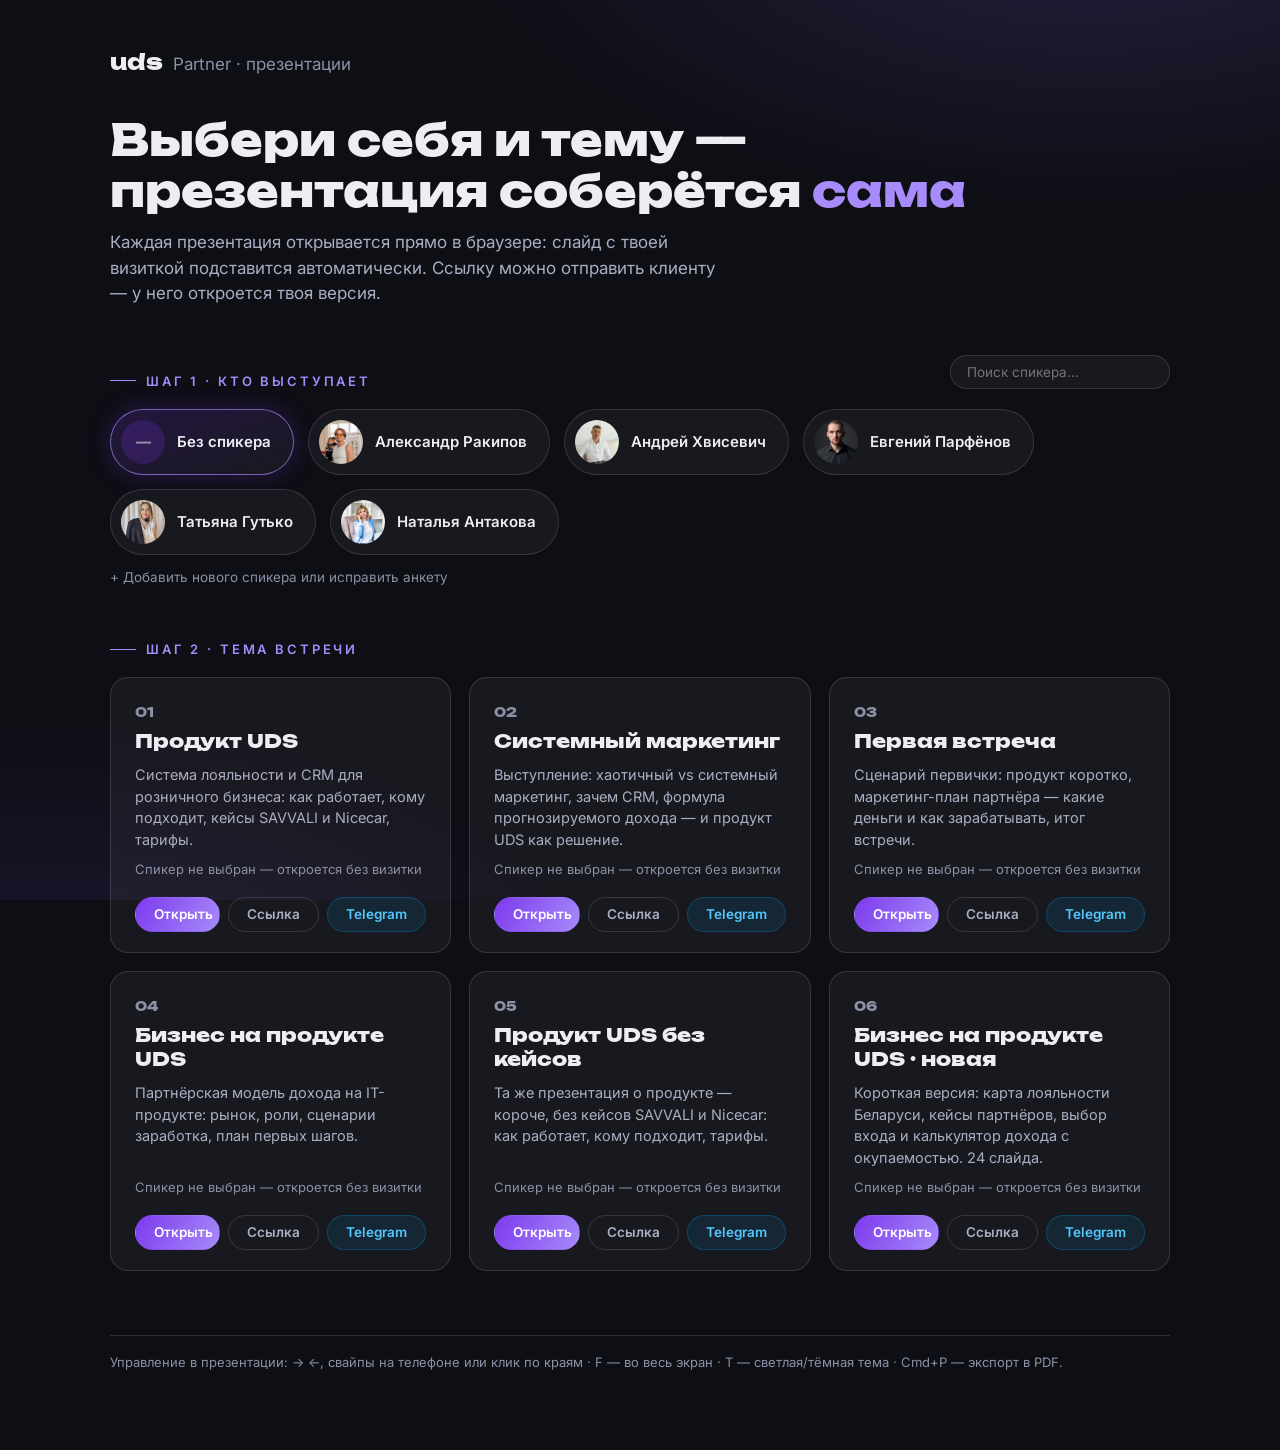
<file: index.html>
<!doctype html>
<html lang="ru"><head>
<meta charset="utf-8"><meta name="viewport" content="width=device-width,initial-scale=1">
<title>UDS — презентации для партнёров</title>
<meta property="og:type" content="website">
<meta property="og:title" content="UDS — презентации для партнёров">
<meta property="og:description" content="Интерактивные веб-презентации UDS с автоматической сборкой персональной визитки спикера.">
<meta property="og:image" content="https://aliaksrakipov.github.io/uds-decks/assets/img/produkt/app-company.jpg">
<meta name="twitter:card" content="summary_large_image">
<meta name="theme-color" content="#0E0E15">
<style>
@font-face{font-family:'Unbounded';font-weight:800;font-style:normal;font-display:swap;src:url(assets/fonts/unbounded-800.woff2) format('woff2');}
@font-face{font-family:'Inter';font-weight:100 900;font-style:normal;font-display:swap;src:url(assets/fonts/inter-var.woff2) format('woff2');}
*{box-sizing:border-box;margin:0}
body{
  --bg:#0E0E15; --panel:rgba(255,255,255,.045); --line:rgba(255,255,255,.13);
  --ink:#EDEEF4; --mut:#a9aec2; --mut2:#8b90a5;
  --acc:#A78BFA; --acc2:#7C3AED; --acc-dim:rgba(124,58,237,.20);
  background:
    radial-gradient(90% 60% at 85% -10%, #251F3E 0%, transparent 55%),
    radial-gradient(70% 50% at 5% 110%, #1B1730 0%, transparent 60%),
    var(--bg);
  background-attachment:fixed;
  color:var(--ink); font-family:"Inter",-apple-system,sans-serif;
  min-height:100vh; padding:48px 24px 80px;
}
.wrap{max-width:1060px;margin:0 auto}
.logo{font-family:"Unbounded",sans-serif;font-weight:800;font-size:22px}
.logo span{color:var(--mut2);font-weight:400;font-family:"Inter",sans-serif;margin-left:10px;font-size:17px}
h1{font-family:"Unbounded",sans-serif;font-weight:800;font-size:clamp(26px,4.5vw,44px);line-height:1.15;margin-top:40px}
h1 em{font-style:normal;color:var(--acc)}
.sub{color:var(--mut);font-size:17px;margin-top:14px;max-width:620px;line-height:1.5}
.step{margin-top:48px}
.step-head{display:flex;justify-content:space-between;align-items:flex-end;flex-wrap:wrap;gap:12px}
.step-lbl{display:inline-flex;align-items:center;gap:10px;font-size:13px;letter-spacing:.22em;text-transform:uppercase;color:var(--acc);font-weight:600}
.step-lbl::before{content:"";width:26px;height:1px;background:var(--acc)}
.p-search{background:var(--panel);border:1px solid var(--line);border-radius:99px;color:var(--ink);
  font:400 13.5px/1 "Inter",sans-serif;padding:8px 16px;outline:none;width:220px;transition:.2s}
.p-search:focus{border-color:rgba(167,139,250,.55);box-shadow:0 0 12px rgba(124,58,237,.2)}
.partners{display:flex;flex-wrap:wrap;gap:14px;margin-top:20px}
.p-card{display:flex;align-items:center;gap:12px;padding:10px 22px 10px 10px;border-radius:99px;
  background:var(--panel);border:1px solid var(--line);cursor:pointer;transition:.25s;
  color:var(--ink);font:600 15px/1.3 "Inter",sans-serif;text-align:left}
.p-card img{width:44px;height:44px;border-radius:50%;object-fit:cover;object-position:50% 20%}
.p-card .no-photo{width:44px;height:44px;border-radius:50%;background:var(--acc-dim);display:grid;place-items:center;color:var(--mut2);font-weight:800}
.p-card:hover{border-color:rgba(167,139,250,.5)}
.p-card.sel{background:linear-gradient(160deg,var(--acc-dim),var(--panel));border-color:rgba(167,139,250,.65);box-shadow:0 0 24px rgba(124,58,237,.25)}
.themes{display:grid;grid-template-columns:repeat(auto-fill,minmax(300px,1fr));gap:18px;margin-top:20px}
.t-card{position:relative;display:flex;flex-direction:column;gap:10px;padding:26px 24px 20px;border-radius:18px;
  background:var(--panel);border:1px solid var(--line);transition:.25s}
.t-card:hover{border-color:rgba(167,139,250,.5);transform:translateY(-2px)}
.t-num{font-family:"Unbounded",sans-serif;font-weight:800;font-size:13px;color:var(--mut2)}
.t-name{font-family:"Unbounded",sans-serif;font-weight:800;font-size:19px;line-height:1.25}
.t-desc{color:var(--mut);font-size:14.5px;line-height:1.5;flex:1}
.t-note{color:var(--mut2);font-size:13px}
.t-note b{color:var(--acc);font-weight:600}
.t-actions{display:flex;gap:8px;margin-top:10px;flex-wrap:wrap}
.btn{display:inline-block;padding:10px 18px;border-radius:99px;font:600 13.5px/1 "Inter",sans-serif;cursor:pointer;
  text-decoration:none;text-align:center;transition:.2s;border:1px solid transparent}
.btn.go{background:linear-gradient(120deg,var(--acc2),var(--acc));color:#fff;flex:1;min-width:80px}
.btn.go:hover{filter:brightness(1.12)}
.btn.copy{background:transparent;border-color:var(--line);color:var(--mut)}
.btn.copy:hover{border-color:rgba(167,139,250,.5);color:var(--ink)}
.btn.tg{background:rgba(0,136,204,.12);border-color:rgba(0,136,204,.35);color:#54c7fc}
.btn.tg:hover{background:rgba(0,136,204,.25);border-color:#54c7fc;color:#fff}
.foot{margin-top:64px;color:var(--mut2);font-size:13px;border-top:1px solid var(--line);padding-top:18px}
</style>
</head><body>
<div class="wrap">
  <div class="logo">uds<span>Partner · презентации</span></div>
  <h1>Выбери себя и тему —<br>презентация соберётся <em>сама</em></h1>
  <p class="sub">Каждая презентация открывается прямо в браузере: слайд с твоей визиткой подставится автоматически. Ссылку можно отправить клиенту — у него откроется твоя версия.</p>

  <div class="step">
    <div class="step-head">
      <div class="step-lbl">Шаг 1 · Кто выступает</div>
      <input type="text" class="p-search" id="pSearch" placeholder="Поиск спикера…" autocomplete="off">
    </div>
    <div class="partners" id="partners"></div>
    <a href="add.html" style="display:inline-block; margin-top:14px; color:var(--mut2); font-size:13.5px; text-decoration:none">+ Добавить нового спикера или исправить анкету</a>
  </div>

  <div class="step">
    <div class="step-lbl">Шаг 2 · Тема встречи</div>
    <div class="themes" id="themes"></div>
  </div>

  <div class="foot">Управление в презентации: → ←, свайпы на телефоне или клик по краям · F — во весь экран · T — светлая/тёмная тема · Cmd+P — экспорт в PDF.</div>
</div>

<script src="config.js"></script>
<script src="partners.js"></script>
<script src="engine/partners-remote.js"></script>
<script>
var THEMES = [
  { id:"produkt", file:"decks/produkt.html", num:"01",
    name:"Продукт UDS",
    desc:"Система лояльности и CRM для розничного бизнеса: как работает, кому подходит, кейсы SAVVALI и Nicecar, тарифы." },
  { id:"marketing", file:"decks/marketing.html", num:"02",
    name:"Системный маркетинг",
    desc:"Выступление: хаотичный vs системный маркетинг, зачем CRM, формула прогнозируемого дохода — и продукт UDS как решение." },
  { id:"pervichka", file:"decks/pervichka.html", num:"03",
    name:"Первая встреча",
    desc:"Сценарий первички: продукт коротко, маркетинг-план партнёра — какие деньги и как зарабатывать, итог встречи." },
  { id:"biznes", file:"decks/biznes.html", num:"04",
    name:"Бизнес на продукте UDS",
    desc:"Партнёрская модель дохода на IT-продукте: рынок, роли, сценарии заработка, план первых шагов." },
  { id:"produkt-no-cases", file:"decks/produkt-no-cases.html", num:"05",
    name:"Продукт UDS без кейсов",
    desc:"Та же презентация о продукте — короче, без кейсов SAVVALI и Nicecar: как работает, кому подходит, тарифы." },
  { id:"biznes-v3", file:"decks/biznes-v3.html", num:"06",
    name:"Бизнес на продукте UDS · новая",
    desc:"Короткая версия: карта лояльности Беларуси, кейсы партнёров, выбор входа и калькулятор дохода с окупаемостью. 24 слайда." }
];

var sel = new URLSearchParams(location.search).get('p') || null;
var filterQ = '';

function initials(name){ return name.split(' ').map(function(w){return w[0]||'';}).join(''); }

function render(){
  var pDiv = document.getElementById('partners');
  pDiv.innerHTML = '';
  var none = document.createElement('button');
  none.className = 'p-card' + (sel===null ? ' sel' : '');
  none.innerHTML = '<span class="no-photo">—</span>Без спикера';
  none.onclick = function(){ sel = null; sync(); };
  pDiv.appendChild(none);

  var list = PARTNERS.filter(function(p){
    if (!filterQ) return true;
    return p.name.toLowerCase().indexOf(filterQ.toLowerCase()) !== -1;
  });

  list.forEach(function(p){
    var b = document.createElement('button');
    b.className = 'p-card' + (sel===p.id ? ' sel' : '');
    b.innerHTML = (p.photo
      ? '<img src="' + p.photo + '" alt="">'
      : '<span class="no-photo">' + initials(p.name) + '</span>') + p.name;
    b.onclick = function(){ sel = p.id; sync(); };
    pDiv.appendChild(b);
  });

  var tDiv = document.getElementById('themes');
  tDiv.innerHTML = '';
  THEMES.forEach(function(t){
    var url = t.file + (sel && !t.fixed ? '?p=' + sel : '');
    var card = document.createElement('div');
    card.className = 't-card';
    card.innerHTML =
      '<div class="t-num">' + t.num + '</div>' +
      '<div class="t-name">' + t.name + '</div>' +
      '<div class="t-desc">' + t.desc + '</div>' +
      (t.fixed
        ? '<div class="t-note">Спикер фиксированный: <b>' + t.fixed + '</b></div>'
        : '<div class="t-note">' + (sel ? 'Откроется с визиткой: <b>' + nameOf(sel) + '</b>' : 'Спикер не выбран — откроется без визитки') + '</div>') +
      '<div class="t-actions">' +
        '<a class="btn go" href="' + url + '">Открыть</a>' +
        '<button class="btn copy" data-url="' + url + '">Ссылка</button>' +
        '<button class="btn tg" data-url="' + url + '" data-name="' + t.name + '">Telegram</button>' +
      '</div>';
    tDiv.appendChild(card);
  });

  tDiv.querySelectorAll('.btn.copy').forEach(function(b){
    b.onclick = function(){
      var abs = new URL(b.dataset.url, location.href).href;
      navigator.clipboard.writeText(abs).then(function(){
        b.textContent = '✓ Скопировано';
        setTimeout(function(){ b.textContent = 'Ссылка'; }, 1600);
      });
    };
  });

  tDiv.querySelectorAll('.btn.tg').forEach(function(b){
    b.onclick = function(){
      var abs = new URL(b.dataset.url, location.href).href;
      var text = 'Презентация «' + b.dataset.name + '» (UDS):';
      var tgUrl = 'https://t.me/share/url?url=' + encodeURIComponent(abs) + '&text=' + encodeURIComponent(text);
      window.open(tgUrl, '_blank');
    };
  });
}

function nameOf(id){
  var p = PARTNERS.filter(function(x){return x.id===id;})[0];
  return p ? p.name : id;
}
function sync(){
  history.replaceState(null,'', sel ? '?p=' + sel : location.pathname);
  render();
}

var searchInput = document.getElementById('pSearch');
if (searchInput) {
  searchInput.addEventListener('input', function(e){
    filterQ = e.target.value.trim();
    render();
  });
}

// партнёры могут догружаться из базы — рендерим после готовности списка
(window.PARTNERS_READY || Promise.resolve()).then(render);
</script>
</body></html>
</file>
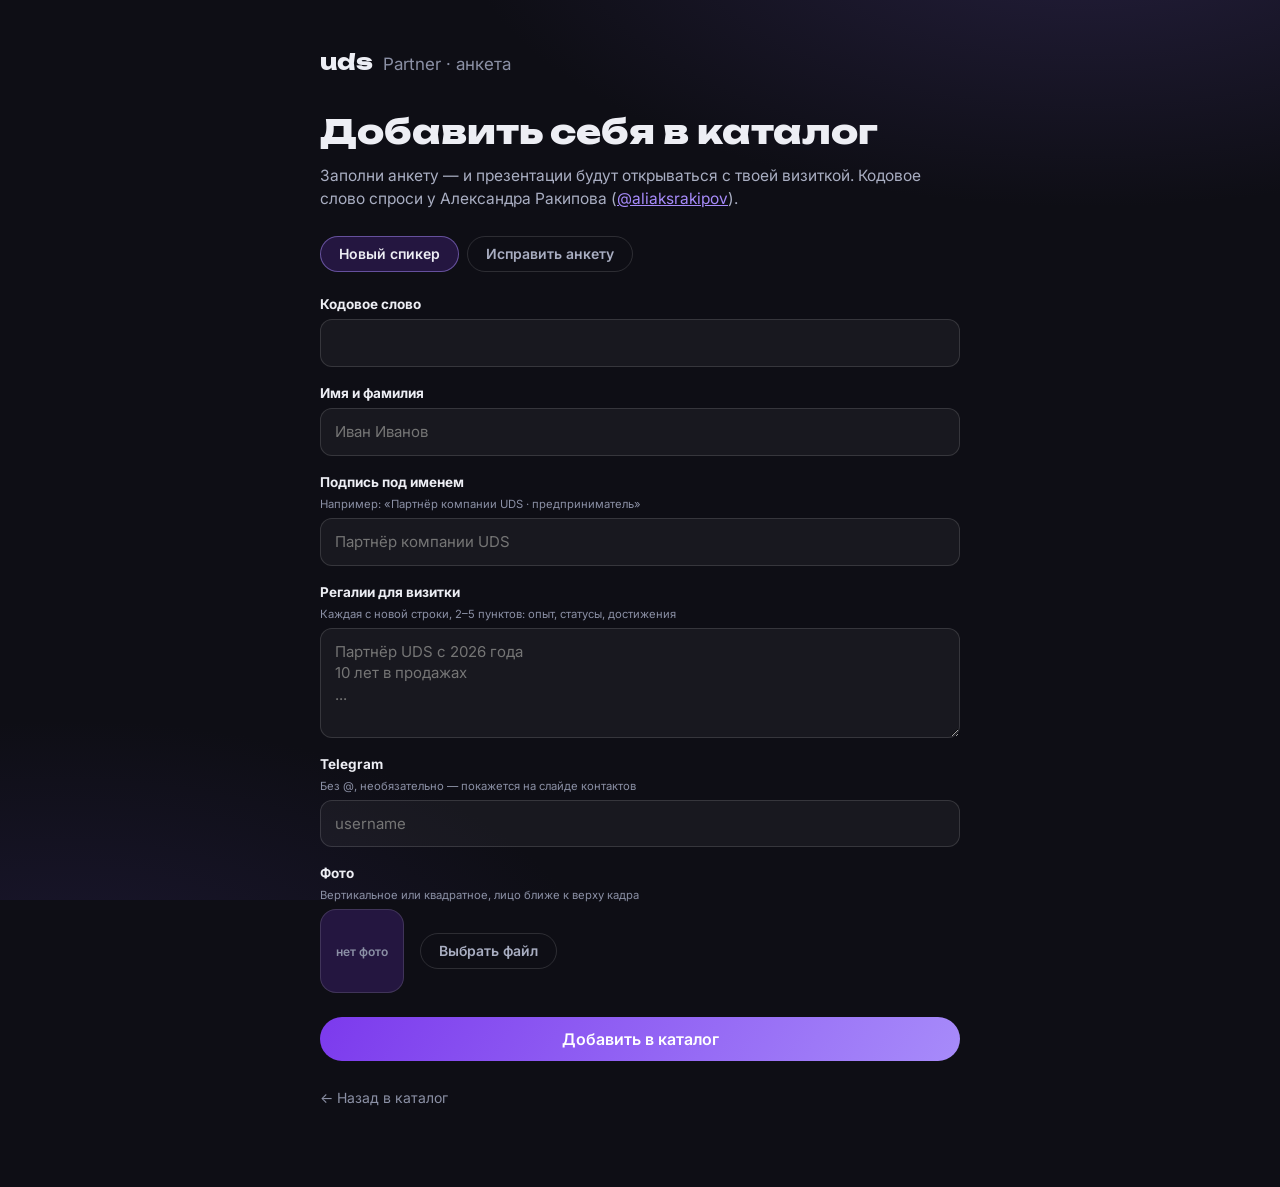
<file: add.html>
<!doctype html>
<html lang="ru"><head>
<meta charset="utf-8"><meta name="viewport" content="width=device-width,initial-scale=1">
<title>UDS — добавить спикера</title>
<style>
@font-face{font-family:'Unbounded';font-weight:800;font-style:normal;font-display:swap;src:url(assets/fonts/unbounded-800.woff2) format('woff2');}
@font-face{font-family:'Inter';font-weight:100 900;font-style:normal;font-display:swap;src:url(assets/fonts/inter-var.woff2) format('woff2');}
*{box-sizing:border-box;margin:0}
body{
  --bg:#0E0E15; --panel:rgba(255,255,255,.045); --line:rgba(255,255,255,.13);
  --ink:#EDEEF4; --mut:#a9aec2; --mut2:#8b90a5;
  --acc:#A78BFA; --acc2:#7C3AED; --acc-dim:rgba(124,58,237,.20);
  background:
    radial-gradient(90% 60% at 85% -10%, #251F3E 0%, transparent 55%),
    radial-gradient(70% 50% at 5% 110%, #1B1730 0%, transparent 60%),
    var(--bg);
  background-attachment:fixed;
  color:var(--ink); font-family:"Inter",-apple-system,sans-serif;
  min-height:100vh; padding:48px 24px 80px;
}
.wrap{max-width:640px;margin:0 auto}
.logo{font-family:"Unbounded",sans-serif;font-weight:800;font-size:22px}
.logo span{color:var(--mut2);font-weight:400;font-family:"Inter",sans-serif;margin-left:10px;font-size:17px}
h1{font-family:"Unbounded",sans-serif;font-weight:800;font-size:clamp(24px,4vw,34px);line-height:1.2;margin-top:36px}
.sub{color:var(--mut);font-size:15.5px;margin-top:12px;line-height:1.5}
.tabs{display:flex;gap:8px;margin-top:26px}
.tab{padding:10px 18px;border-radius:99px;border:1px solid var(--line);background:transparent;color:var(--mut);
  font:600 14px/1 "Inter",sans-serif;cursor:pointer}
.tab.active{background:var(--acc-dim);border-color:rgba(167,139,250,.5);color:var(--ink)}
select{
  background:var(--panel);border:1px solid var(--line);border-radius:12px;color:var(--ink);
  font:400 15px/1.45 "Inter",sans-serif;padding:12px 14px;outline:none;appearance:none}
select:focus{border-color:rgba(167,139,250,.55)}
form{margin-top:24px;display:flex;flex-direction:column;gap:18px}
label{display:flex;flex-direction:column;gap:7px;font-size:13.5px;color:var(--mut);font-weight:600}
label b{color:var(--ink)}
label small{font-weight:400;color:var(--mut2)}
input[type=text],textarea{
  background:var(--panel);border:1px solid var(--line);border-radius:12px;color:var(--ink);
  font:400 15px/1.45 "Inter",sans-serif;padding:12px 14px;outline:none}
input[type=text]:focus,textarea:focus{border-color:rgba(167,139,250,.55)}
input:-webkit-autofill,input:-webkit-autofill:hover,input:-webkit-autofill:focus{
  -webkit-text-fill-color:var(--ink); caret-color:var(--ink);
  -webkit-box-shadow:0 0 0 1000px var(--panel) inset; box-shadow:0 0 0 1000px var(--panel) inset;
  transition:background-color 9999s ease-in-out 0s;
}
textarea{min-height:110px;resize:vertical}
.photo-row{display:flex;align-items:center;gap:16px}
.photo-prev{width:84px;height:84px;border-radius:16px;background:var(--acc-dim);border:1px solid var(--line);
  display:grid;place-items:center;color:var(--mut2);font-size:12px;overflow:hidden;flex:0 0 auto}
.photo-prev img{width:100%;height:100%;object-fit:cover;object-position:50% 15%}
.file-btn{padding:10px 18px;border-radius:99px;border:1px solid var(--line);background:transparent;color:var(--mut);
  font:600 14px/1 "Inter",sans-serif;cursor:pointer}
.file-btn:hover{border-color:rgba(167,139,250,.5);color:var(--ink)}
button.send{margin-top:6px;padding:14px 26px;border-radius:99px;border:none;cursor:pointer;
  background:linear-gradient(120deg,var(--acc2),var(--acc));color:#fff;font:600 16px/1 "Inter",sans-serif}
button.send:hover{filter:brightness(1.12)}
button.send:disabled{opacity:.5;cursor:default;filter:none}
.msg{padding:14px 18px;border-radius:12px;font-size:14.5px;line-height:1.5;display:none}
.msg.err{display:block;background:rgba(220,60,80,.12);border:1px solid rgba(220,60,80,.4);color:#f0aab6}
.msg.ok{display:block;background:rgba(60,200,120,.1);border:1px solid rgba(60,200,120,.35);color:#9fe0bb}
.msg a{color:var(--acc)}
.back{display:inline-block;margin-top:28px;color:var(--mut2);font-size:14px;text-decoration:none}
.back:hover{color:var(--ink)}
[hidden]{display:none!important}
</style>
</head><body>
<div class="wrap">
  <div class="logo">uds<span>Partner · анкета</span></div>
  <h1 id="h1">Добавить себя в каталог</h1>
  <p class="sub" id="sub">Заполни анкету — и презентации будут открываться с твоей визиткой. Кодовое слово спроси у Александра Ракипова (<a href="https://t.me/aliaksrakipov" style="color:var(--acc)">@aliaksrakipov</a>).</p>

  <div class="tabs">
    <button type="button" class="tab active" id="tabAdd">Новый спикер</button>
    <button type="button" class="tab" id="tabEdit">Исправить анкету</button>
  </div>

  <form id="f">
    <label id="pickBlock" hidden><b>Кого редактируем</b>
      <select id="pickSelect"><option value="">Выбери из списка…</option></select>
    </label>
    <label><b>Кодовое слово</b>
      <input type="text" id="secret" autocomplete="off" required>
    </label>
    <label><b>Имя и фамилия</b>
      <input type="text" id="name" placeholder="Иван Иванов" required>
    </label>
    <label><b>Подпись под именем</b><small>Например: «Партнёр компании UDS · предприниматель»</small>
      <input type="text" id="role" placeholder="Партнёр компании UDS" required>
    </label>
    <label><b>Регалии для визитки</b><small>Каждая с новой строки, 2–5 пунктов: опыт, статусы, достижения</small>
      <textarea id="facts" placeholder="Партнёр UDS с 2026 года&#10;10 лет в продажах&#10;..."></textarea>
    </label>
    <label><b>Telegram</b><small>Без @, необязательно — покажется на слайде контактов</small>
      <input type="text" id="tg" placeholder="username">
    </label>
    <label><b>Фото</b><small id="photoHint">Вертикальное или квадратное, лицо ближе к верху кадра</small>
      <div class="photo-row">
        <div class="photo-prev" id="prev">нет фото</div>
        <button type="button" class="file-btn" id="pick">Выбрать файл</button>
        <input type="file" id="file" accept="image/*" style="display:none">
      </div>
    </label>
    <div class="msg" id="msg"></div>
    <button class="send" id="send" type="submit">Добавить в каталог</button>
  </form>

  <a class="back" href="index.html">← Назад в каталог</a>
</div>

<script src="config.js"></script>
<script>
(function(){
  var cfg = window.SITE_CONFIG || {};
  var msg = document.getElementById('msg');
  var photoData = null;       // data:image/jpeg;base64,... — новое фото, если выбрали
  var existingPhoto = null;   // фото уже сохранённого спикера, если не меняли
  var mode = 'add';           // 'add' | 'edit'
  var editId = null;          // настоящий id редактируемого спикера — не пересобираем из имени
  var partnersCache = null;

  var h1 = document.getElementById('h1');
  var sub = document.getElementById('sub');
  var pickBlock = document.getElementById('pickBlock');
  var pickSelect = document.getElementById('pickSelect');
  var btn = document.getElementById('send');
  var nameI = document.getElementById('name');
  var roleI = document.getElementById('role');
  var factsI = document.getElementById('facts');
  var tgI = document.getElementById('tg');
  var prev = document.getElementById('prev');

  function show(kind, html){ msg.className = 'msg ' + kind; msg.innerHTML = html; }
  function clearMsg(){ msg.className = 'msg'; msg.innerHTML = ''; }

  if (!cfg.supabaseUrl || !cfg.supabaseAnonKey) {
    show('err', 'Форма ещё не подключена к базе — добавление пока через Александра.');
    btn.disabled = true;
  }

  function resetFields(){
    nameI.value = ''; roleI.value = ''; factsI.value = ''; tgI.value = '';
    photoData = null; existingPhoto = null;
    prev.innerHTML = 'нет фото';
    editId = null;
  }

  function setMode(m){
    mode = m; clearMsg(); resetFields();
    document.getElementById('tabAdd').className = 'tab' + (m === 'add' ? ' active' : '');
    document.getElementById('tabEdit').className = 'tab' + (m === 'edit' ? ' active' : '');
    pickBlock.hidden = (m === 'add');
    if (m === 'add') {
      h1.textContent = 'Добавить себя в каталог';
      sub.innerHTML = 'Заполни анкету — и презентации будут открываться с твоей визиткой. Кодовое слово спроси у Александра Ракипова (<a href="https://t.me/aliaksrakipov" style="color:var(--acc)">@aliaksrakipov</a>).';
      btn.textContent = 'Добавить в каталог';
      document.getElementById('photoHint').textContent = 'Вертикальное или квадратное, лицо ближе к верху кадра';
    } else {
      h1.textContent = 'Исправить анкету';
      sub.textContent = 'Выбери себя из списка — подтянем текущие данные, поправь что нужно и сохрани. Кодовое слово то же, что и при добавлении.';
      btn.textContent = 'Сохранить изменения';
      document.getElementById('photoHint').textContent = 'Если не трогать — останется прежнее фото';
      loadPartnersList();
    }
  }
  document.getElementById('tabAdd').onclick = function(){ setMode('add'); };
  document.getElementById('tabEdit').onclick = function(){ setMode('edit'); };

  function loadPartnersList(){
    if (partnersCache) { fillSelect(partnersCache); return; }
    pickSelect.innerHTML = '<option value="">Загружаю…</option>';
    fetch(cfg.supabaseUrl + '/rest/v1/partners_ext?select=id,name&order=name.asc', {
      headers: { apikey: cfg.supabaseAnonKey, Authorization: 'Bearer ' + cfg.supabaseAnonKey }
    }).then(function(r){ return r.json(); })
      .then(function(rows){ partnersCache = rows || []; fillSelect(partnersCache); })
      .catch(function(){ pickSelect.innerHTML = '<option value="">Не получилось загрузить список</option>'; });
  }
  function fillSelect(rows){
    pickSelect.innerHTML = '<option value="">Выбери из списка…</option>' +
      rows.map(function(p){ return '<option value="' + p.id + '">' + p.name + '</option>'; }).join('');
  }
  pickSelect.onchange = function(){
    var id = pickSelect.value;
    clearMsg();
    if (!id) { resetFields(); pickSelect.value = ''; return; }
    editId = id;
    btn.disabled = true;
    fetch(cfg.supabaseUrl + '/rest/v1/partners_ext?select=name,role,facts,tg,photo_b64&id=eq.' + encodeURIComponent(id), {
      headers: { apikey: cfg.supabaseAnonKey, Authorization: 'Bearer ' + cfg.supabaseAnonKey }
    }).then(function(r){ return r.json(); })
      .then(function(rows){
        var p = rows && rows[0];
        btn.disabled = false;
        if (!p) { show('err', 'Не нашёл эту анкету — обнови страницу.'); return; }
        nameI.value = p.name || '';
        roleI.value = p.role || '';
        factsI.value = (p.facts || []).join('\n');
        tgI.value = p.tg || '';
        photoData = null;
        existingPhoto = p.photo_b64 || null;
        prev.innerHTML = existingPhoto ? '<img src="' + existingPhoto + '">' : 'нет фото';
      })
      .catch(function(){ btn.disabled = false; show('err', 'Сеть недоступна — попробуй ещё раз.'); });
  };

  // фото: ресайз на клиенте до высоты 1000, JPEG
  document.getElementById('pick').onclick = function(){ document.getElementById('file').click(); };
  document.getElementById('file').onchange = function(e){
    var f = e.target.files[0];
    if (!f) return;
    var img = new Image();
    img.onload = function(){
      var mh = 1000, k = Math.min(1, mh / img.height);
      var cv = document.createElement('canvas');
      cv.width = Math.round(img.width * k); cv.height = Math.round(img.height * k);
      cv.getContext('2d').drawImage(img, 0, 0, cv.width, cv.height);
      var q = 0.82;
      photoData = cv.toDataURL('image/jpeg', q);
      while (photoData.length > 350000 && q > 0.4) { // держим до ~350КБ
        q -= 0.12;
        photoData = cv.toDataURL('image/jpeg', q);
      }
      prev.innerHTML = '<img src="' + photoData + '">';
      URL.revokeObjectURL(img.src);
    };
    img.src = URL.createObjectURL(f);
  };

  // транслит имени в id-слаг (только для режима «новый спикер»)
  var TR = {а:'a',б:'b',в:'v',г:'g',д:'d',е:'e',ё:'e',ж:'zh',з:'z',и:'i',й:'i',к:'k',л:'l',м:'m',
    н:'n',о:'o',п:'p',р:'r',с:'s',т:'t',у:'u',ф:'f',х:'h',ц:'c',ч:'ch',ш:'sh',щ:'sch',ъ:'',
    ы:'y',ь:'',э:'e',ю:'yu',я:'ya'};
  function slug(name){
    return name.toLowerCase().split('').map(function(c){
      if (/[a-z0-9]/.test(c)) return c;
      if (TR[c] !== undefined) return TR[c];
      return '-';
    }).join('').replace(/-+/g, '-').replace(/^-|-$/g, '').slice(0, 30);
  }

  document.getElementById('f').onsubmit = function(e){
    e.preventDefault();
    if (mode === 'edit' && !editId) { show('err', 'Сначала выбери себя из списка.'); return; }
    var name = nameI.value.trim();
    var facts = factsI.value.split('\n')
      .map(function(s){ return s.trim().replace(/^[-•·]\s*/, ''); })
      .filter(Boolean).slice(0, 5);
    var pId = mode === 'edit' ? editId : slug(name);
    var body = {
      secret: document.getElementById('secret').value.trim(),
      p_id: pId,
      p_name: name,
      p_role: roleI.value.trim(),
      p_facts: facts,
      p_tg: tgI.value.trim().replace(/^@/, ''),
      p_photo: photoData || null // null в режиме правки = сервер сохранит прежнее фото
    };
    if (!body.p_id) { show('err', 'Имя пустое или из него не собрался адрес.'); return; }
    var sendingText = mode === 'edit' ? 'Сохраняю…' : 'Отправляю…';
    var idleText = mode === 'edit' ? 'Сохранить изменения' : 'Добавить в каталог';
    btn.disabled = true; btn.textContent = sendingText;
    fetch(cfg.supabaseUrl + '/rest/v1/rpc/add_partner', {
      method: 'POST',
      headers: {
        apikey: cfg.supabaseAnonKey,
        Authorization: 'Bearer ' + cfg.supabaseAnonKey,
        'Content-Type': 'application/json'
      },
      body: JSON.stringify(body)
    }).then(function(r){ return r.json().then(function(j){ return { ok: r.ok, j: j }; }); })
      .then(function(res){
        if (res.ok) {
          var okText = mode === 'edit' ? '✅ Сохранено!' : '✅ Готово! Ты в каталоге.';
          show('ok', okText + ' <a href="index.html?p=' + body.p_id + '">Открыть каталог с визиткой</a>');
          btn.textContent = mode === 'edit' ? 'Сохранено' : 'Добавлено';
        } else {
          var m = (res.j && res.j.message) || 'что-то пошло не так';
          if (/wrong secret/.test(m)) m = 'Неверное кодовое слово.';
          if (/photo too big/.test(m)) m = 'Фото слишком тяжёлое — попробуй другое.';
          show('err', m);
          btn.disabled = false; btn.textContent = idleText;
        }
      })
      .catch(function(){
        show('err', 'Сеть недоступна — попробуй ещё раз.');
        btn.disabled = false; btn.textContent = idleText;
      });
  };
})();
</script>
</body></html>
</file>
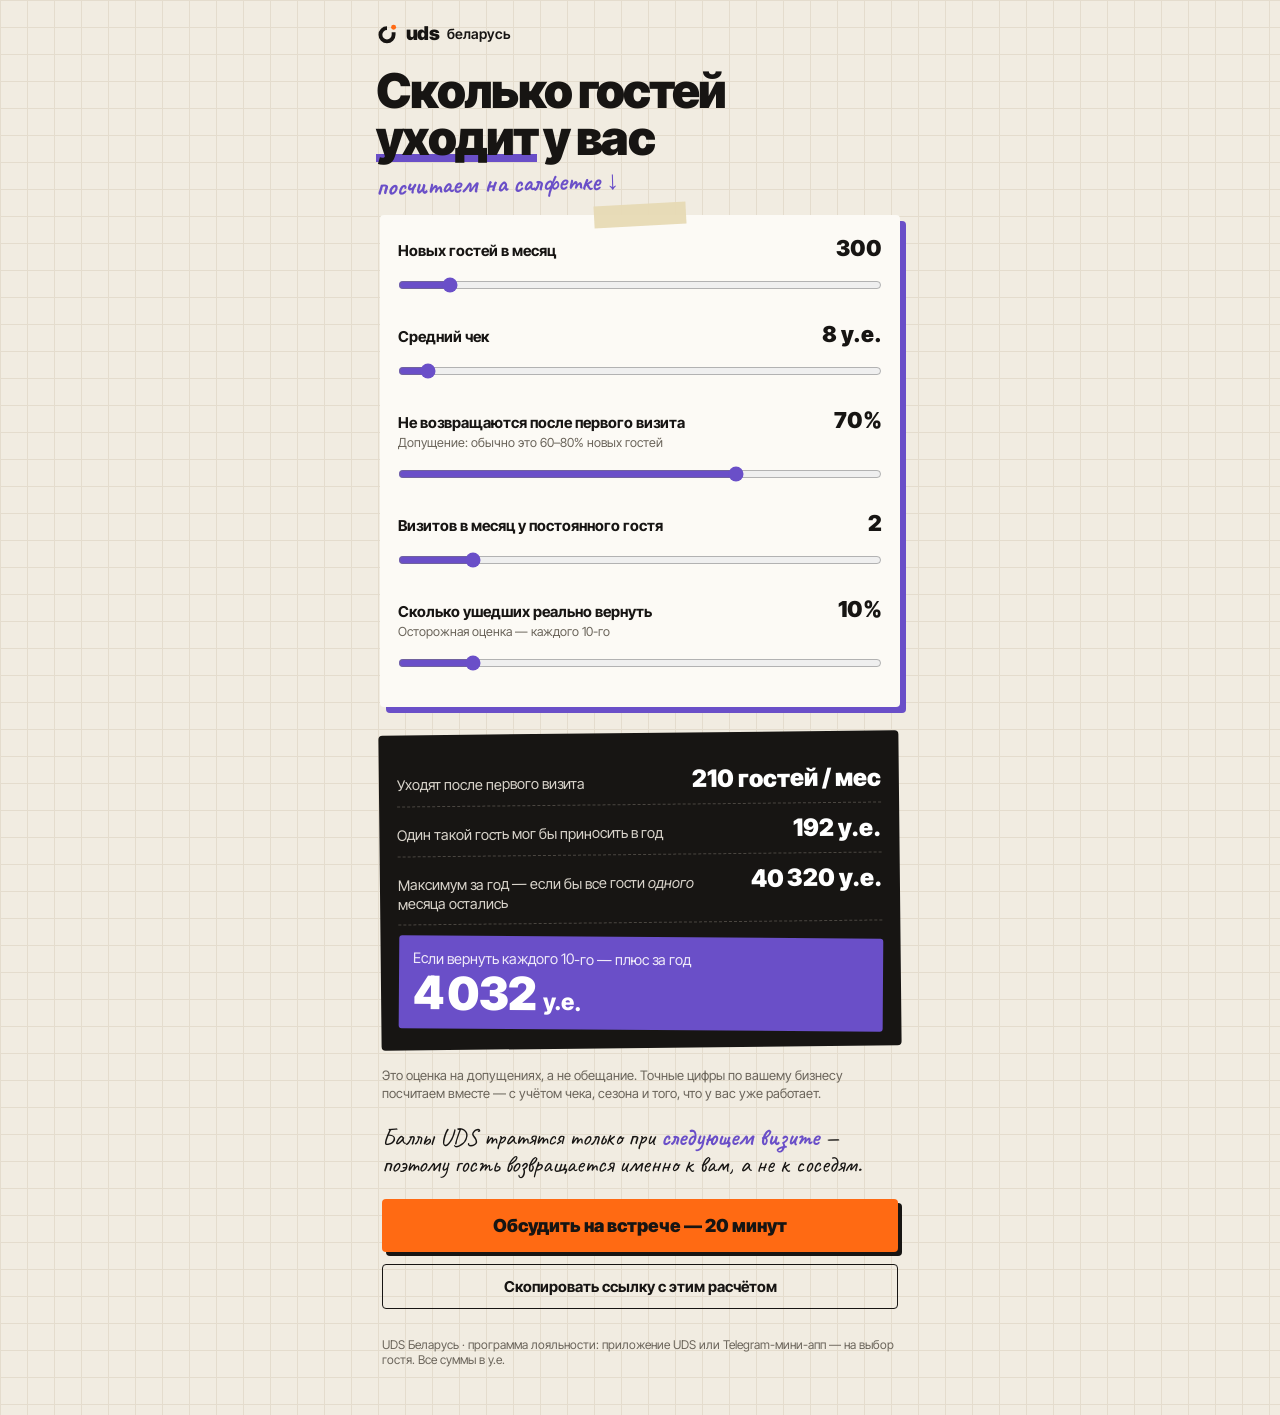
<file: calc.html>
<!doctype html>
<html lang="ru">
<head>
<meta charset="utf-8">
<meta name="viewport" content="width=device-width, initial-scale=1">
<title>Сколько гостей уходит — расчёт · UDS Беларусь</title>
<meta name="description" content="Посчитаем на салфетке, сколько выручки уходит вместе с гостями, которые не вернулись после первого визита.">
<meta property="og:title" content="Сколько гостей уходит — расчёт">
<meta property="og:description" content="Посчитаем на салфетке, сколько выручки уходит вместе с гостями, которые не вернулись.">
<meta property="og:type" content="website">
<link rel="preconnect" href="https://fonts.googleapis.com">
<link rel="stylesheet" href="https://fonts.googleapis.com/css2?family=Caveat:wght@600;700&family=Inter+Tight:wght@500;600;700;800;900&display=swap">
<style>
:root{--paper:#F1ECE1;--grid:#E4DCCD;--ink:#171513;--muted:#6B655B;--violet:#6A4FC8;--violet-soft:#EFEAF9;--orange:#FF6A13;--card:#FCFAF5;--tape:#E7DBB6}
*{box-sizing:border-box}
html{-webkit-text-size-adjust:100%}
body{margin:0;background:var(--paper);color:var(--ink);font-family:"Inter Tight",system-ui,sans-serif;
  background-image:linear-gradient(var(--grid) 1px,transparent 1px),linear-gradient(90deg,var(--grid) 1px,transparent 1px);background-size:27px 27px}
.wrap{max-width:560px;margin:0 auto;padding:22px 16px 48px}
.logo{display:flex;align-items:center;gap:8px;font-weight:900;font-size:19px;letter-spacing:-.03em}
.logo small{font-weight:600;font-size:14px;letter-spacing:0}
h1{font-weight:900;font-size:clamp(34px,9.5vw,48px);line-height:.98;letter-spacing:-.035em;margin:22px 0 6px;text-wrap:balance}
h1 u{text-decoration:none;background:linear-gradient(transparent 78%,var(--violet) 78%,var(--violet) 92%,transparent 92%)}
.hand{font-family:Caveat,cursive;font-weight:700;color:var(--violet);font-size:26px;line-height:1;transform:rotate(-1.5deg);display:inline-block;margin:4px 0 18px}
.card{position:relative;background:var(--card);border-radius:4px;padding:20px 18px 8px;box-shadow:6px 6px 0 var(--violet);margin:0 4px 26px}
.card:before{content:"";position:absolute;top:-11px;left:50%;width:92px;height:22px;margin-left:-46px;background:var(--tape);transform:rotate(-3deg);opacity:.95}
.f{margin-bottom:18px}
.f label{display:flex;justify-content:space-between;align-items:baseline;gap:10px;font-weight:700;font-size:15px}
.f output{font-weight:900;font-size:22px;white-space:nowrap}
.f .hint{font-size:12.5px;color:var(--muted);margin-top:2px}
.f input[type=text]{width:100%;margin-top:8px;padding:10px 12px;border:1.5px solid var(--ink);border-radius:4px;font:600 16px "Inter Tight",sans-serif;background:#fff}
.mgr{display:none;background:var(--violet-soft);margin:-6px -6px 18px;padding:10px 6px 4px;border-radius:3px}
.mgr.on{display:block}
input[type=range]{width:100%;margin:10px 0 0;accent-color:var(--violet);height:28px}
.res{background:var(--ink);color:#fff;border-radius:4px;padding:22px 18px 18px;margin:0 4px 18px;transform:rotate(-.6deg)}
.row{display:flex;justify-content:space-between;align-items:baseline;gap:12px;padding:10px 0;border-bottom:1px dashed #4a4640}
.row:last-of-type{border-bottom:0}
.row span{font-size:14.5px;line-height:1.3;color:#d9d4cb}
.row b{font-size:24px;font-weight:900;white-space:nowrap}
.big{margin-top:14px;background:var(--violet);border-radius:3px;padding:14px 14px 12px;transform:rotate(1deg)}
.big span{display:block;font-size:14.5px;color:#EFEAF9}
.big b{display:block;font-size:clamp(34px,10vw,46px);font-weight:900;letter-spacing:-.02em;line-height:1.05;margin-top:2px}
.big b i{font-style:normal;font-size:.5em;font-weight:800}
.note{font-size:13px;color:var(--muted);line-height:1.4;margin:0 6px 22px}
.why{font-family:Caveat,cursive;font-size:24px;line-height:1.1;margin:0 6px 22px}
.why b{color:var(--violet)}
.cta{display:block;text-align:center;text-decoration:none;background:var(--orange);color:var(--ink);font-weight:900;font-size:18px;padding:16px 14px;border-radius:4px;box-shadow:4px 4px 0 var(--ink);margin:0 6px 12px}
.cta:active{transform:translate(2px,2px);box-shadow:2px 2px 0 var(--ink)}
.copy{display:block;width:calc(100% - 12px);margin:0 6px;background:none;border:1.5px solid var(--ink);border-radius:4px;padding:12px;font:700 15px "Inter Tight",sans-serif;color:var(--ink);cursor:pointer}
.foot{margin:28px 6px 0;font-size:12px;color:var(--muted)}
@media (prefers-reduced-motion:reduce){*{transition:none!important}}
</style>
</head>
<body>
<main class="wrap">
  <div class="logo">
    <svg width="22" height="22" viewBox="0 0 24 24" fill="none" aria-hidden="true"><path d="M12 5.6 A7.2 7.2 0 1 0 19.2 12.8 L19.2 10.2" stroke="#171513" stroke-width="4.2"/><circle cx="19.2" cy="4.6" r="2.7" fill="#FF6A13"/></svg>
    uds <small>беларусь</small>
  </div>

  <h1 id="title">Сколько гостей <u>уходит</u> у&nbsp;вас</h1>
  <div class="hand">посчитаем на салфетке ↓</div>

  <section class="card" aria-label="Ваши цифры">
    <div class="f mgr" id="mgr">
      <label for="n">Название бизнеса <span class="hint">режим менеджера</span></label>
      <input type="text" id="n" maxlength="40" placeholder="Например: Кофейня Зерно" autocomplete="off">
    </div>
    <div class="f">
      <label for="g">Новых гостей в месяц <output id="og"></output></label>
      <input type="range" id="g" min="20" max="3000" step="10">
    </div>
    <div class="f">
      <label for="c">Средний чек <output id="oc"></output></label>
      <input type="range" id="c" min="1" max="150" step="1">
    </div>
    <div class="f">
      <label for="p">Не возвращаются после первого визита <output id="op"></output></label>
      <div class="hint">Допущение: обычно это 60–80% новых гостей</div>
      <input type="range" id="p" min="10" max="95" step="5">
    </div>
    <div class="f">
      <label for="v">Визитов в месяц у постоянного гостя <output id="ov"></output></label>
      <input type="range" id="v" min="1" max="8" step="1">
    </div>
    <div class="f">
      <label for="r">Сколько ушедших реально вернуть <output id="or"></output></label>
      <div class="hint">Осторожная оценка — каждого 10-го</div>
      <input type="range" id="r" min="5" max="40" step="5">
    </div>
  </section>

  <section class="res" aria-live="polite">
    <div class="row"><span>Уходят после первого визита</span><b id="lost"></b></div>
    <div class="row"><span>Один такой гость мог бы приносить в год</span><b id="per"></b></div>
    <div class="row"><span>Максимум за год — если бы все гости <em>одного</em> месяца остались</span><b id="pot"></b></div>
    <div class="big"><span id="bigl">Если вернуть каждого 10-го — плюс за год</span><b id="win"></b></div>
  </section>

  <p class="note">Это оценка на допущениях, а не обещание. Точные цифры по вашему бизнесу посчитаем вместе — с учётом чека, сезона и того, что у вас уже работает.</p>

  <p class="why">Баллы UDS тратятся только при <b>следующем визите</b> — поэтому гость возвращается именно к вам, а не к соседям.</p>

  <a class="cta" id="cta" href="https://ig.me/m/uds_app_belarus" target="_blank" rel="noopener">Обсудить на встрече — 20 минут</a>
  <button class="copy" id="copy" type="button">Скопировать ссылку с этим расчётом</button>

  <p class="foot">UDS Беларусь · программа лояльности: приложение UDS или Telegram-мини-апп — на выбор гостя. Все суммы в у.е.</p>
</main>

<script>
(function () {
  var D = { g: 300, c: 8, p: 70, v: 2, r: 10 };
  var q = new URLSearchParams(location.search);
  var name = (q.get("n") || "").trim().slice(0, 40);
  var el = function (id) { return document.getElementById(id); };
  var keys = ["g", "c", "p", "v", "r"];

  keys.forEach(function (k) {
    var inp = el(k), v = parseFloat(q.get(k));
    if (!isFinite(v)) v = D[k];
    v = Math.min(+inp.max, Math.max(+inp.min, v));
    inp.value = v;
    inp.addEventListener("input", calc);
  });

  function setTitle() {
    var t = el("title");
    t.textContent = "";
    t.append("Сколько гостей ");
    var u = document.createElement("u"); u.textContent = "уходит"; t.append(u);
    t.append(name ? " у\u00A0«" + name + "»" : " у\u00A0вас");
    document.title = name ? "Расчёт для «" + name + "» · UDS Беларусь" : "Сколько гостей уходит — расчёт · UDS Беларусь";
  }
  if (q.get("m") === "1") {
    el("mgr").classList.add("on");
    el("n").value = name;
    el("n").addEventListener("input", function () { name = el("n").value.trim().slice(0, 40); setTitle(); });
  }
  setTitle();

  function fmt(n) { return Math.round(n).toLocaleString("ru-RU").replace(/ /g, " "); }
  function ue(n) { return fmt(n) + " у.е."; }
  function guests(n) {
    var m10 = n % 10, m100 = n % 100;
    var w = (m10 === 1 && m100 !== 11) ? "гость" : (m10 >= 2 && m10 <= 4 && (m100 < 12 || m100 > 14)) ? "гостя" : "гостей";
    return fmt(n) + " " + w;
  }

  function calc() {
    var g = +el("g").value, c = +el("c").value, p = +el("p").value, v = +el("v").value, r = +el("r").value;
    el("og").textContent = fmt(g);
    el("oc").textContent = ue(c);
    el("op").textContent = p + "%";
    el("ov").textContent = v;
    el("or").textContent = r + "%";
    var lost = Math.round(g * p / 100);
    var per = c * v * 12;
    var pot = lost * per;
    var win = pot * r / 100;
    el("lost").textContent = guests(lost) + " / мес";
    el("per").textContent = ue(per);
    el("pot").textContent = ue(pot);
    var every = Math.round(100 / r);
    el("bigl").textContent = (100 % r === 0 ? "Если вернуть каждого " + every + "-го" : "Если вернуть " + r + "% ушедших") + " — плюс за год";
    el("win").innerHTML = fmt(win) + " <i>у.е.</i>";
  }

  el("copy").addEventListener("click", function () {
    var u = new URL(location.href.split("?")[0]);
    if (name) u.searchParams.set("n", name);
    keys.forEach(function (k) { u.searchParams.set(k, el(k).value); });
    var s = u.toString(), b = el("copy");
    var done = function () { b.textContent = "Ссылка скопирована ✓"; setTimeout(function () { b.textContent = "Скопировать ссылку с этим расчётом"; }, 2200); };
    if (navigator.clipboard && navigator.clipboard.writeText) navigator.clipboard.writeText(s).then(done, function () { prompt("Ссылка:", s); });
    else prompt("Ссылка:", s);
  });

  calc();
})();
</script>
</body>
</html>
</file>
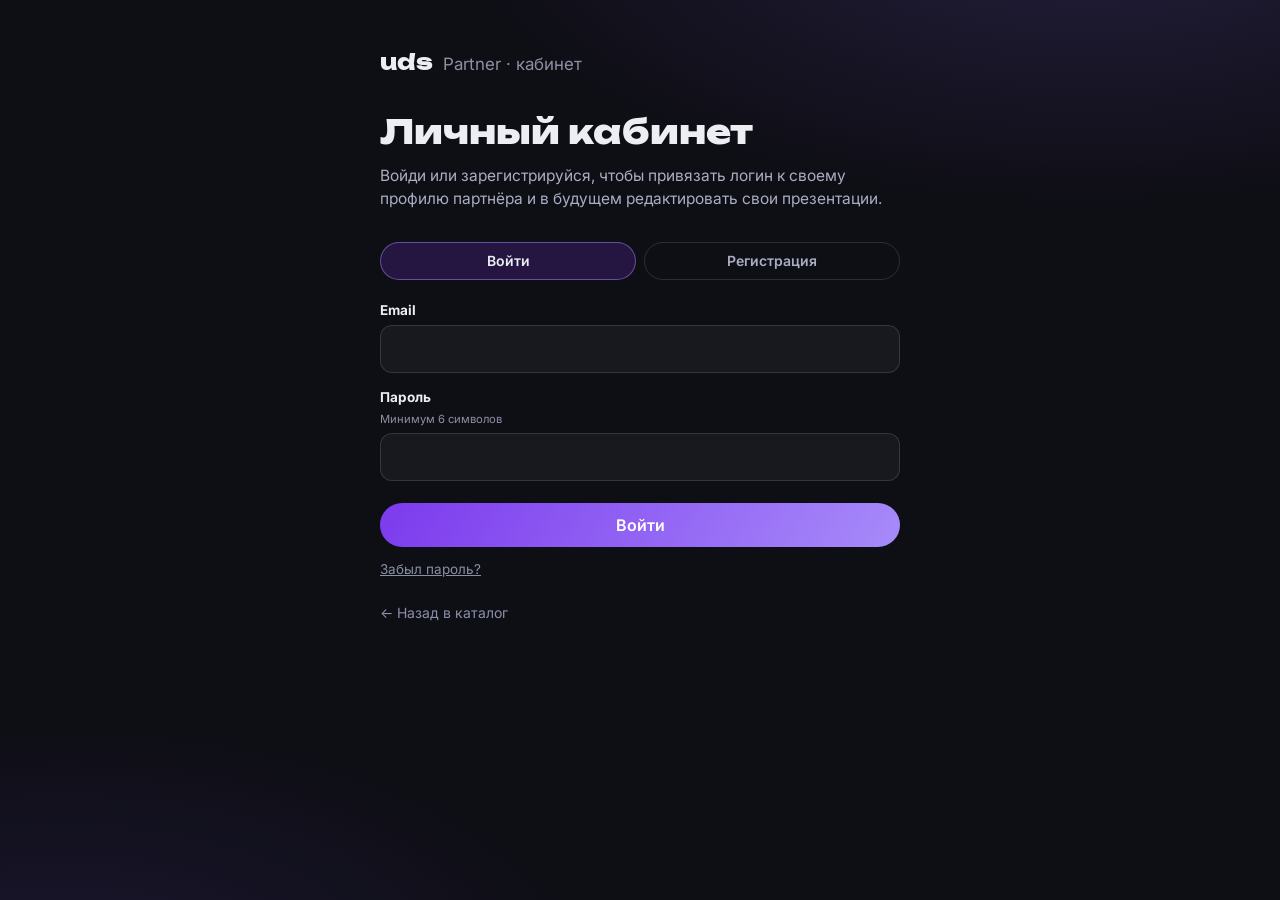
<file: edit.html>
<!doctype html>
<html lang="ru"><head>
<meta charset="utf-8"><meta name="viewport" content="width=device-width,initial-scale=1">
<title>UDS — редактор презентаций</title>
<style>
@font-face{font-family:'Unbounded';font-weight:800;font-style:normal;font-display:swap;src:url(assets/fonts/unbounded-800.woff2) format('woff2');}
@font-face{font-family:'Inter';font-weight:100 900;font-style:normal;font-display:swap;src:url(assets/fonts/inter-var.woff2) format('woff2');}
*{box-sizing:border-box;margin:0}
body{
  --bg:#0E0E15; --panel:rgba(255,255,255,.045); --line:rgba(255,255,255,.13);
  --ink:#EDEEF4; --mut:#a9aec2; --mut2:#8b90a5;
  --acc:#A78BFA; --acc2:#7C3AED; --acc-dim:rgba(124,58,237,.20);
  background:
    radial-gradient(90% 60% at 85% -10%, #251F3E 0%, transparent 55%),
    radial-gradient(70% 50% at 5% 110%, #1B1730 0%, transparent 60%),
    var(--bg);
  background-attachment:fixed;
  color:var(--ink); font-family:"Inter",-apple-system,sans-serif;
  min-height:100vh; padding:48px 24px 80px;
}
.wrap{max-width:760px;margin:0 auto}
.logo{font-family:"Unbounded",sans-serif;font-weight:800;font-size:22px}
.logo span{color:var(--mut2);font-weight:400;font-family:"Inter",sans-serif;margin-left:10px;font-size:17px}
h1{font-family:"Unbounded",sans-serif;font-weight:800;font-size:clamp(24px,4vw,34px);line-height:1.2;margin-top:36px}
.sub{color:var(--mut);font-size:15.5px;margin-top:12px;line-height:1.5}
.decks{display:flex;flex-direction:column;gap:12px;margin-top:28px}
.deck-card{display:flex;align-items:center;justify-content:space-between;gap:16px;padding:18px 22px;
  border-radius:14px;background:var(--panel);border:1px solid var(--line);cursor:pointer;transition:.2s;text-align:left;
  color:var(--ink);font:inherit}
.deck-card:hover{border-color:rgba(167,139,250,.5)}
.deck-card .name{font-family:"Unbounded",sans-serif;font-weight:800;font-size:16px}
.deck-card .hint{color:var(--mut2);font-size:13px;margin-top:4px}
.deck-card .arrow{color:var(--acc);font-size:20px;flex:none}
.slides{margin-top:26px;display:flex;flex-direction:column;gap:8px}
.slide-row{display:flex;align-items:center;gap:14px;padding:10px 16px;border-radius:12px;
  background:var(--panel);border:1px solid var(--line)}
.slide-row.locked{opacity:.55}
.slide-row.hidden-row{opacity:.45}
.slide-row.dragging{opacity:.35}
.slide-row.drag-over-top{box-shadow:inset 0 2px 0 var(--acc)}
.slide-row.drag-over-bottom{box-shadow:inset 0 -2px 0 var(--acc)}
.drag-handle{flex:none;color:var(--mut2);font-size:16px;line-height:1;cursor:grab;user-select:none;padding:0 2px}
.slide-row:not(.locked){cursor:grab}
.slide-row:not(.locked):active{cursor:grabbing}
.slide-row button.eye-btn{width:30px;height:30px;border-radius:8px;border:1px solid var(--line);background:transparent;
  color:var(--mut);cursor:pointer;font-size:14px;line-height:1;display:grid;place-items:center;flex:none}
.slide-row button.eye-btn:hover{border-color:rgba(167,139,250,.5);color:var(--ink)}
.slide-row button.eye-btn.off{color:#f0aab6;border-color:rgba(220,60,80,.4)}
.thumb-wrap{width:128px;height:72px;flex:none;border-radius:8px;overflow:hidden;background:#0E0E15;border:1px solid var(--line);position:relative}
.thumb-wrap iframe{width:100%;height:100%;border:0;display:block;pointer-events:none}
.thumb-wrap .thumb-fallback{position:absolute;inset:0;display:grid;place-items:center;color:var(--mut2);font-size:11px}
.slide-row .num{width:20px;flex:none;color:var(--mut2);font-size:13px;font-variant-numeric:tabular-nums}
.slide-row .title{flex:1;font-size:14.5px}
.slide-row .mv{display:flex;gap:4px;flex:none}
.slide-row button.mv-btn{width:30px;height:30px;border-radius:8px;border:1px solid var(--line);background:transparent;
  color:var(--ink);cursor:pointer;font-size:14px;line-height:1;display:grid;place-items:center}
.slide-row button.mv-btn:hover:not(:disabled){border-color:rgba(167,139,250,.5);color:var(--acc)}
.slide-row button.mv-btn:disabled{opacity:.3;cursor:default}
.actions{display:flex;gap:10px;margin-top:24px;flex-wrap:wrap}
button.send{padding:14px 26px;border-radius:99px;border:none;cursor:pointer;
  background:linear-gradient(120deg,var(--acc2),var(--acc));color:#fff;font:600 16px/1 "Inter",sans-serif}
button.send:hover{filter:brightness(1.12)}
button.send:disabled{opacity:.5;cursor:default;filter:none}
button.ghost{padding:14px 22px;border-radius:99px;border:1px solid var(--line);background:transparent;
  color:var(--mut);font:600 15px/1 "Inter",sans-serif;cursor:pointer}
button.ghost:hover{border-color:rgba(167,139,250,.5);color:var(--ink)}
.msg{padding:14px 18px;border-radius:12px;font-size:14.5px;line-height:1.5;display:none;margin-top:18px}
.msg.err{display:block;background:rgba(220,60,80,.12);border:1px solid rgba(220,60,80,.4);color:#f0aab6}
.msg.ok{display:block;background:rgba(60,200,120,.1);border:1px solid rgba(60,200,120,.35);color:#9fe0bb}
.back{display:inline-block;margin-top:28px;color:var(--mut2);font-size:14px;text-decoration:none}
.back:hover{color:var(--ink)}
[hidden]{display:none!important}
</style>
</head><body>
<div class="wrap">
  <div class="logo">uds<span>Partner · редактор</span></div>
  <h1 id="h1">Редактор презентаций</h1>
  <p class="sub" id="intro">Загружаю…</p>

  <div id="pickBlock" hidden>
    <div class="decks" id="decks"></div>
  </div>

  <div id="orderBlock" hidden>
    <div class="slides" id="slides"></div>
    <div class="actions">
      <button class="send" id="saveOrder" type="button">Сохранить изменения</button>
      <button class="ghost" id="backToPick" type="button">← К выбору презентации</button>
    </div>
  </div>

  <div class="msg" id="msg"></div>
  <a class="back" href="index.html">← Назад в каталог</a>
</div>

<script src="config.js"></script>
<script src="engine/auth.js"></script>
<script>
(function(){
  var cfg = window.SITE_CONFIG || {};
  var msg = document.getElementById('msg');
  var intro = document.getElementById('intro');
  function show(kind, html){ msg.className = 'msg ' + kind; msg.innerHTML = html; }
  function clearMsg(){ msg.className = 'msg'; msg.innerHTML = ''; }

  if (!cfg.supabaseUrl || !cfg.supabaseAnonKey) {
    show('err', 'Редактор пока не подключён к базе.');
    return;
  }
  if (!window.UdsAuth.isLoggedIn()) {
    location.href = 'login.html';
    return;
  }

  var DECKS = [
    { id: 'produkt', name: 'Продукт UDS', hint: '24 слайда' },
    { id: 'marketing', name: 'Системный маркетинг', hint: '41 слайд' },
    { id: 'pervichka', name: 'Первая встреча', hint: '20 слайдов' }
  ];

  var partnerId = null;
  var currentDeck = null;
  var currentData = null;   // весь jsonb из deck_customizations (сохраняем прочие ключи при записи)
  var currentSlides = null; // рабочий массив редактируемых слайдов [{id,title}]
  var currentHidden = {};   // {slideId: true} — какие скрыты в этой личной версии

  var pickBlock = document.getElementById('pickBlock');
  var orderBlock = document.getElementById('orderBlock');

  // ---------- узнаём, к какому партнёру привязан этот логин ----------
  window.UdsAuth.authFetch('/rest/v1/partner_accounts?select=partner_id')
    .then(function(r){ return r.json(); })
    .then(function(rows){
      if (!Array.isArray(rows) || !rows.length) {
        intro.textContent = 'Аккаунт ещё не привязан к профилю партнёра.';
        show('err', 'Сначала привяжись к своему профилю в <a href="login.html">личном кабинете</a>.');
        return;
      }
      partnerId = rows[0].partner_id;
      showPicker();
    })
    .catch(function(){
      show('err', 'Не получилось проверить вход — обнови страницу.');
    });

  function showPicker(){
    intro.textContent = 'Выбери презентацию, порядок слайдов в которой хочешь настроить под себя.';
    pickBlock.hidden = false;
    orderBlock.hidden = true;
    document.getElementById('h1').textContent = 'Редактор презентаций';
    var wrap = document.getElementById('decks');
    wrap.innerHTML = '';
    DECKS.forEach(function(d){
      var btn = document.createElement('button');
      btn.className = 'deck-card';
      btn.innerHTML = '<div><div class="name">' + d.name + '</div><div class="hint">' + d.hint + '</div></div><div class="arrow">→</div>';
      btn.onclick = function(){ openDeck(d); };
      wrap.appendChild(btn);
    });
  }
  document.getElementById('backToPick').onclick = function(){ clearMsg(); showPicker(); };

  var rowCache = {}; // slide id -> DOM-строка с уже загруженным iframe-превью (не пересоздаём при перестановке)
  var SITE_BASE = new URL('.', location.href).href;

  // вырезает <section data-slide-id="..."> из сырого HTML деки как текст —
  // без полного DOMParser+сериализации, чтобы не потерять self-closing
  // тонкости и не тянуть на каждый слайд лишнюю работу
  function extractSection(deckHtml, slideId){
    var marker = 'data-slide-id="' + slideId + '"';
    var i = deckHtml.indexOf(marker);
    if (i === -1) return null;
    var openStart = deckHtml.lastIndexOf('<section', i);
    if (openStart === -1) return null;
    var closeTag = '</section>';
    var closeAt = deckHtml.indexOf(closeTag, i);
    if (closeAt === -1) return null;
    return deckHtml.slice(openStart, closeAt + closeTag.length);
  }

  // превью — реальная разметка слайда в изолированном iframe (свой deck.css,
  // свой document) в масштабе .08, никак не завязана на стили страницы редактора
  function buildThumbSrcdoc(sectionHtml){
    var fixed = sectionHtml.replace(/(src|href)="\.\.\//g, '$1="'); // ../assets -> assets (edit.html в корне, деки — на уровень глубже)
    return '<!doctype html><html><head><base href="' + SITE_BASE + '">' +
      '<link rel="stylesheet" href="engine/deck.css">' +
      '<style>html,body{margin:0;overflow:hidden;background:#0E0E15}' +
      '.mini{width:1600px;height:900px;position:relative;container-type:inline-size;transform:scale(.08);transform-origin:top left}' +
      '.mini .slide{position:relative!important;inset:auto!important;opacity:1!important;visibility:visible!important;width:100%;height:100%}' +
      '.mini .a,.mini .frag{opacity:1!important;transform:none!important}' +
      '</style></head><body><div class="mini">' + fixed + '</div></body></html>';
  }

  function buildRow(s, deckHtml){
    if (rowCache[s.id]) return rowCache[s.id];
    var row = document.createElement('div');
    row.className = 'slide-row' + (s.locked ? ' locked' : '');

    var handle = document.createElement('div');
    handle.className = 'drag-handle';
    handle.textContent = '⠿';
    handle.title = 'Перетащи, чтобы переставить';

    var thumb = document.createElement('div');
    thumb.className = 'thumb-wrap';
    var sectionHtml = extractSection(deckHtml, s.id);
    if (sectionHtml) {
      var frame = document.createElement('iframe');
      frame.loading = 'lazy';
      frame.scrolling = 'no';
      frame.srcdoc = buildThumbSrcdoc(sectionHtml);
      thumb.appendChild(frame);
    } else {
      thumb.innerHTML = '<div class="thumb-fallback">нет превью</div>';
    }

    var numEl = document.createElement('div'); numEl.className = 'num';
    var titleEl = document.createElement('div'); titleEl.className = 'title'; titleEl.textContent = s.title;
    var mv = document.createElement('div'); mv.className = 'mv';
    var up = document.createElement('button'); up.type = 'button'; up.className = 'mv-btn'; up.textContent = '↑';
    var down = document.createElement('button'); down.type = 'button'; down.className = 'mv-btn'; down.textContent = '↓';
    mv.appendChild(up); mv.appendChild(down);
    var eye = document.createElement('button'); eye.type = 'button'; eye.className = 'eye-btn'; eye.title = 'Скрыть/показать в моей презентации';

    row.appendChild(handle);
    row.appendChild(thumb); row.appendChild(numEl); row.appendChild(titleEl);
    if (!s.locked) row.appendChild(eye);
    row.appendChild(mv);
    row._num = numEl; row._up = up; row._down = down; row._eye = eye;
    rowCache[s.id] = row;

    if (!s.locked) {
      row.draggable = true;
      row.addEventListener('dragstart', function(e){
        dragId = s.id;
        row.classList.add('dragging');
        e.dataTransfer.effectAllowed = 'move';
        try { e.dataTransfer.setData('text/plain', s.id); } catch (err) {}
      });
      row.addEventListener('dragend', function(){
        row.classList.remove('dragging');
        clearDragMarks();
        dragId = null;
      });
      row.addEventListener('dragover', function(e){
        if (!dragId || dragId === s.id) return;
        e.preventDefault(); // обязательно, иначе drop не сработает
        var before = (e.clientY - row.getBoundingClientRect().top) < row.offsetHeight / 2;
        clearDragMarks();
        row.classList.add(before ? 'drag-over-top' : 'drag-over-bottom');
      });
      row.addEventListener('drop', function(e){
        e.preventDefault();
        clearDragMarks();
        if (!dragId || dragId === s.id) return;
        var fromIdx = currentSlides.findIndex(function(x){ return x.id === dragId; });
        if (fromIdx === -1) return;
        var before = (e.clientY - row.getBoundingClientRect().top) < row.offsetHeight / 2;
        var item = currentSlides.splice(fromIdx, 1)[0];
        var toIdx = currentSlides.findIndex(function(x){ return x.id === s.id; });
        currentSlides.splice(before ? toIdx : toIdx + 1, 0, item);
        renderSlides();
      });
    }
    return row;
  }

  var dragId = null;
  function clearDragMarks(){
    Array.prototype.forEach.call(document.querySelectorAll('.slide-row'), function(r){
      r.classList.remove('drag-over-top', 'drag-over-bottom');
    });
  }

  function openDeck(d){
    clearMsg();
    currentDeck = d.id;
    rowCache = {};
    document.getElementById('h1').textContent = d.name;
    intro.textContent = 'Загружаю слайды…';
    pickBlock.hidden = true;
    orderBlock.hidden = false;
    document.getElementById('slides').innerHTML = '';

    Promise.all([
      fetch('decks/' + d.id + '.slides.json').then(function(r){ return r.json(); }),
      fetch('decks/' + d.id + '.html').then(function(r){ return r.text(); }),
      window.UdsAuth.authFetch('/rest/v1/deck_customizations?select=data&partner_id=eq.' +
        encodeURIComponent(partnerId) + '&deck=eq.' + encodeURIComponent(d.id))
        .then(function(r){ return r.json(); })
    ]).then(function(res){
      var manifest = res[0] || [];
      var deckHtml = res[1] || '';
      var savedRow = (res[2] && res[2][0]) || null;
      currentData = (savedRow && savedRow.data) || {};
      var savedOrder = currentData.order;
      currentHidden = {};
      (currentData.hidden || []).forEach(function(sid){ currentHidden[sid] = true; });

      var eligible = manifest.filter(function(s){ return !s.locked; });
      var byId = {};
      eligible.forEach(function(s){ byId[s.id] = s; });

      if (Array.isArray(savedOrder) && savedOrder.length) {
        // сначала то, что партнёр уже расставлял (в его порядке), потом —
        // всё, что появилось в базовой деке позже и ещё не встречалось
        var seen = {};
        currentSlides = [];
        savedOrder.forEach(function(sid){
          if (byId[sid] && !seen[sid]) { currentSlides.push(byId[sid]); seen[sid] = true; }
        });
        eligible.forEach(function(s){ if (!seen[s.id]) currentSlides.push(s); });
      } else {
        currentSlides = eligible.slice();
      }

      currentSlides.forEach(function(s){ buildRow(s, deckHtml); }); // строим iframe один раз
      intro.textContent = 'Перетащи слайд мышью, куда нужно, или используй стрелки ↑↓. Значком глаза — скрой те, что не хочешь показывать. Изменения — только в твоей личной ссылке.';
      renderSlides();
    }).catch(function(){
      show('err', 'Не получилось загрузить слайды — обнови страницу.');
    });
  }

  function renderSlides(){
    var wrap = document.getElementById('slides');
    currentSlides.forEach(function(s, i){
      var row = rowCache[s.id];
      var isHidden = !!currentHidden[s.id];
      row._num.textContent = i + 1;
      row._up.disabled = (i === 0);
      row._down.disabled = (i === currentSlides.length - 1);
      row._up.onclick = function(){ moveSlide(i, -1); };
      row._down.onclick = function(){ moveSlide(i, 1); };
      if (row._eye) {
        row.classList.toggle('hidden-row', isHidden);
        row._eye.textContent = isHidden ? '🚫' : '👁';
        row._eye.className = 'eye-btn' + (isHidden ? ' off' : '');
        row._eye.onclick = function(){
          if (isHidden) delete currentHidden[s.id]; else currentHidden[s.id] = true;
          renderSlides();
        };
      }
      wrap.appendChild(row); // appendChild на уже прикреплённом узле — переносит его в конец, не пересоздавая iframe
    });
  }

  function moveSlide(i, dir){
    var j = i + dir;
    if (j < 0 || j >= currentSlides.length) return;
    var tmp = currentSlides[i];
    currentSlides[i] = currentSlides[j];
    currentSlides[j] = tmp;
    renderSlides();
  }

  document.getElementById('saveOrder').onclick = function(){
    clearMsg();
    var btn = document.getElementById('saveOrder');
    btn.disabled = true; btn.textContent = 'Сохраняю…';
    var newData = {};
    for (var k in currentData) newData[k] = currentData[k];
    newData.order = currentSlides.map(function(s){ return s.id; });
    newData.hidden = Object.keys(currentHidden).filter(function(k){ return currentHidden[k]; });
    window.UdsAuth.authFetch('/rest/v1/deck_customizations', {
      method: 'POST',
      headers: { Prefer: 'resolution=merge-duplicates,return=minimal' },
      body: JSON.stringify({ partner_id: partnerId, deck: currentDeck, data: newData })
    }).then(function(r){
      if (!r.ok) return r.json().then(function(j){ throw new Error((j && j.message) || 'Ошибка'); });
      currentData = newData;
      show('ok', '✅ Порядок сохранён — открой свою ссылку на презентацию, чтобы проверить.');
      btn.disabled = false; btn.textContent = 'Сохранить изменения';
    }).catch(function(err){
      show('err', window.UdsAuth.translateError(err.message));
      btn.disabled = false; btn.textContent = 'Сохранить изменения';
    });
  };
})();
</script>
</body></html>
</file>
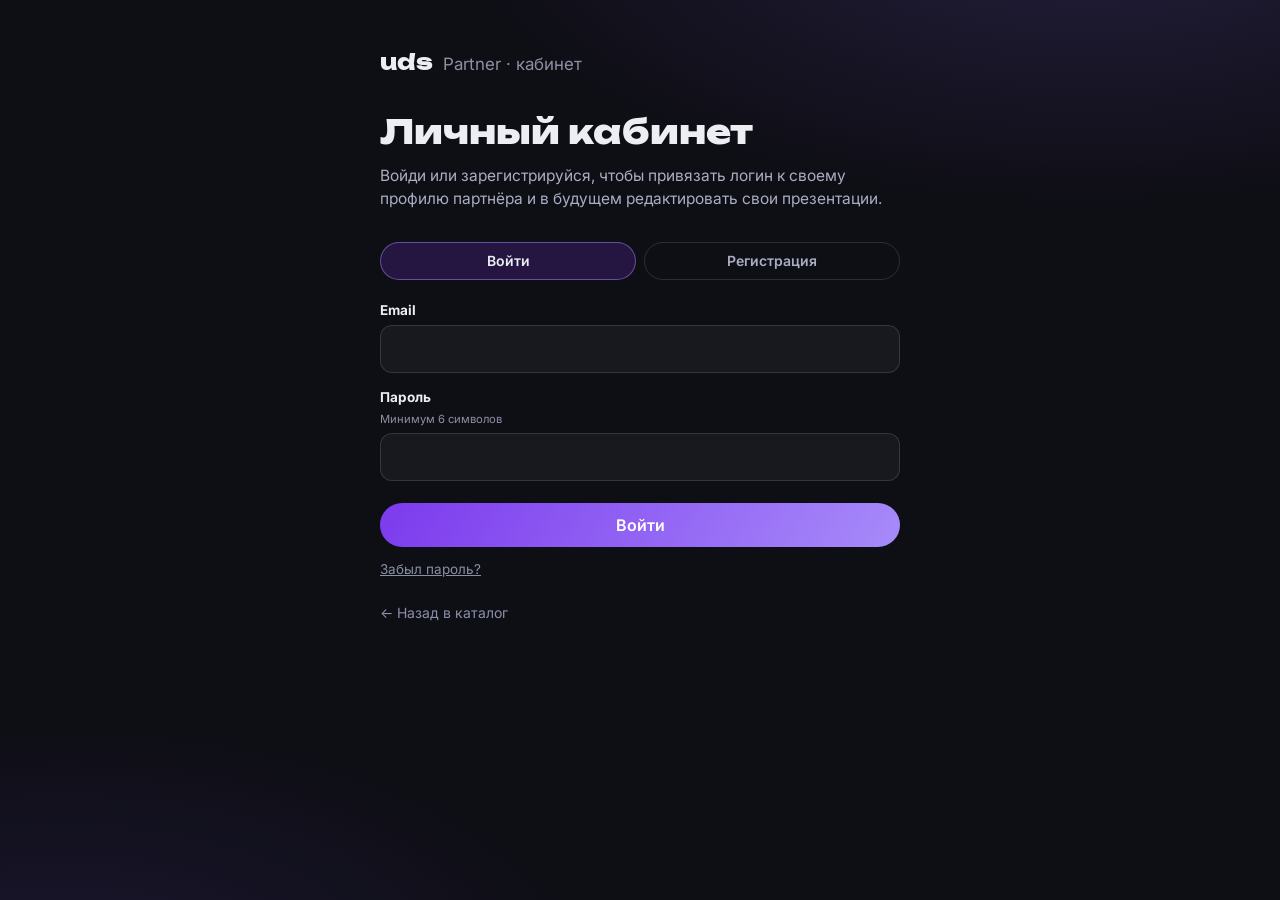
<file: login.html>
<!doctype html>
<html lang="ru"><head>
<meta charset="utf-8"><meta name="viewport" content="width=device-width,initial-scale=1">
<title>UDS — личный кабинет партнёра</title>
<style>
@font-face{font-family:'Unbounded';font-weight:800;font-style:normal;font-display:swap;src:url(assets/fonts/unbounded-800.woff2) format('woff2');}
@font-face{font-family:'Inter';font-weight:100 900;font-style:normal;font-display:swap;src:url(assets/fonts/inter-var.woff2) format('woff2');}
*{box-sizing:border-box;margin:0}
body{
  --bg:#0E0E15; --panel:rgba(255,255,255,.045); --line:rgba(255,255,255,.13);
  --ink:#EDEEF4; --mut:#a9aec2; --mut2:#8b90a5;
  --acc:#A78BFA; --acc2:#7C3AED; --acc-dim:rgba(124,58,237,.20);
  background:
    radial-gradient(90% 60% at 85% -10%, #251F3E 0%, transparent 55%),
    radial-gradient(70% 50% at 5% 110%, #1B1730 0%, transparent 60%),
    var(--bg);
  background-attachment:fixed;
  color:var(--ink); font-family:"Inter",-apple-system,sans-serif;
  min-height:100vh; padding:48px 24px 80px;
}
.wrap{max-width:520px;margin:0 auto}
.logo{font-family:"Unbounded",sans-serif;font-weight:800;font-size:22px}
.logo span{color:var(--mut2);font-weight:400;font-family:"Inter",sans-serif;margin-left:10px;font-size:17px}
h1{font-family:"Unbounded",sans-serif;font-weight:800;font-size:clamp(24px,4vw,34px);line-height:1.2;margin-top:36px}
.sub{color:var(--mut);font-size:15.5px;margin-top:12px;line-height:1.5}
.tabs{display:flex;gap:8px;margin-top:32px}
.tab{flex:1;text-align:center;padding:11px;border-radius:99px;border:1px solid var(--line);background:transparent;
  color:var(--mut);font:600 14px/1 "Inter",sans-serif;cursor:pointer}
.tab.on{background:var(--acc-dim);border-color:rgba(167,139,250,.5);color:var(--ink)}
form{margin-top:22px;display:flex;flex-direction:column;gap:16px}
label{display:flex;flex-direction:column;gap:7px;font-size:13.5px;color:var(--mut);font-weight:600}
label b{color:var(--ink)}
label small{font-weight:400;color:var(--mut2)}
input[type=text],input[type=email],input[type=password],select{
  background:var(--panel);border:1px solid var(--line);border-radius:12px;color:var(--ink);
  font:400 15px/1.45 "Inter",sans-serif;padding:12px 14px;outline:none}
input:focus,select:focus{border-color:rgba(167,139,250,.55)}
/* браузер красит автозаполненные поля своим жёлто-белым фоном поверх любых
   стилей сайта — перекрашиваем обратно через инсет-тень (обычный background
   на :-webkit-autofill браузер игнорирует) */
input:-webkit-autofill,input:-webkit-autofill:hover,input:-webkit-autofill:focus{
  -webkit-text-fill-color:var(--ink); caret-color:var(--ink);
  -webkit-box-shadow:0 0 0 1000px var(--panel) inset; box-shadow:0 0 0 1000px var(--panel) inset;
  transition:background-color 9999s ease-in-out 0s;
}
select{appearance:none;-webkit-appearance:none}
button.send{margin-top:6px;padding:14px 26px;border-radius:99px;border:none;cursor:pointer;
  background:linear-gradient(120deg,var(--acc2),var(--acc));color:#fff;font:600 16px/1 "Inter",sans-serif}
button.send:hover{filter:brightness(1.12)}
button.send:disabled{opacity:.5;cursor:default;filter:none}
button.ghost{margin-top:4px;padding:11px 22px;border-radius:99px;border:1px solid var(--line);background:transparent;
  color:var(--mut);font:600 14px/1 "Inter",sans-serif;cursor:pointer}
button.ghost:hover{border-color:rgba(167,139,250,.5);color:var(--ink)}
.msg{padding:14px 18px;border-radius:12px;font-size:14.5px;line-height:1.5;display:none;margin-top:18px}
.msg.err{display:block;background:rgba(220,60,80,.12);border:1px solid rgba(220,60,80,.4);color:#f0aab6}
.msg.ok{display:block;background:rgba(60,200,120,.1);border:1px solid rgba(60,200,120,.35);color:#9fe0bb}
.msg.info{display:block;background:var(--acc-dim);border:1px solid rgba(167,139,250,.4);color:var(--ink)}
.msg a{color:var(--acc)}
.card{margin-top:26px;padding:22px 24px;border-radius:16px;background:var(--panel);border:1px solid var(--line)}
.card .who{font-family:"Unbounded",sans-serif;font-weight:800;font-size:19px}
.card .role{color:var(--mut);font-size:14px;margin-top:6px}
.card .actions{display:flex;align-items:center;gap:10px;margin-top:18px;flex-wrap:wrap}
.card .actions a.go{display:inline-block;padding:11px 20px;border-radius:99px;background:linear-gradient(120deg,var(--acc2),var(--acc));
  color:#fff;font:600 14px/1 "Inter",sans-serif;text-decoration:none;line-height:1;box-sizing:border-box}
.card .actions button.ghost{margin-top:0}
.back{display:inline-block;margin-top:28px;color:var(--mut2);font-size:14px;text-decoration:none}
.back:hover{color:var(--ink)}
.linklike{background:none;border:none;padding:0;color:var(--mut2);font:400 13.5px/1 "Inter",sans-serif;
  text-decoration:underline;cursor:pointer;align-self:flex-start}
.linklike:hover{color:var(--ink)}
[hidden]{display:none!important}
</style>
</head><body>
<div class="wrap">
  <div class="logo">uds<span>Partner · кабинет</span></div>
  <h1>Личный кабинет</h1>
  <p class="sub" id="intro">Войди или зарегистрируйся, чтобы привязать логин к своему профилю партнёра и в будущем редактировать свои презентации.</p>

  <div id="authBlock">
    <div class="tabs">
      <button class="tab on" id="tabIn" type="button">Войти</button>
      <button class="tab" id="tabUp" type="button">Регистрация</button>
    </div>
    <form id="authForm">
      <label><b>Email</b>
        <input type="email" id="email" autocomplete="email" required>
      </label>
      <label><b>Пароль</b><small id="pwHint">Минимум 6 символов</small>
        <input type="password" id="password" autocomplete="current-password" required minlength="6">
      </label>
      <label id="pw2Wrap" hidden><b>Повтори пароль</b>
        <input type="password" id="password2" autocomplete="new-password" minlength="6">
      </label>
      <button class="send" id="authSend" type="submit">Войти</button>
      <button class="linklike" id="forgotBtn" type="button">Забыл пароль?</button>
    </form>
  </div>

  <div id="recoverBlock" hidden>
    <p class="sub">Пришлём письмо со ссылкой на смену пароля.</p>
    <form id="recoverForm">
      <label><b>Email</b>
        <input type="email" id="recoverEmail" autocomplete="email" required>
      </label>
      <button class="send" id="recoverSend" type="submit">Отправить письмо</button>
      <button class="linklike" id="backToAuth" type="button">← Назад к входу</button>
    </form>
  </div>

  <div id="linkBlock" hidden>
    <p class="sub">Аккаунт создан. Теперь привяжи его к своему профилю партнёра — понадобится то же кодовое слово, что и для формы «Добавить спикера».</p>
    <form id="linkForm">
      <label><b>Я — это</b>
        <select id="partnerSelect" required><option value="">Загружаю список…</option></select>
      </label>
      <label><b>Кодовое слово</b>
        <input type="text" id="secret" autocomplete="off" required>
      </label>
      <button class="send" id="linkSend" type="submit">Привязать</button>
    </form>
    <button class="ghost" id="logout1" type="button">Выйти</button>
  </div>

  <div id="doneBlock" hidden>
    <div class="card">
      <div class="who" id="doneName"></div>
      <div class="role" id="doneRole"></div>
      <div class="actions">
        <a class="go" id="doneOpen" href="index.html">Открыть свой каталог</a>
        <a class="go" id="doneEdit" href="edit.html" style="background:transparent; border:1px solid rgba(167,139,250,.5); color:var(--acc)">Редактировать →</a>
        <button class="ghost" id="logout2" type="button">Выйти</button>
      </div>
    </div>
  </div>

  <div class="msg" id="msg"></div>
  <a class="back" href="index.html">← Назад в каталог</a>
</div>

<script src="config.js"></script>
<script src="engine/auth.js"></script>
<script>
(function(){
  var cfg = window.SITE_CONFIG || {};
  var msg = document.getElementById('msg');
  var mode = 'in'; // 'in' | 'up'

  function show(kind, html){ msg.className = 'msg ' + kind; msg.innerHTML = html; }
  function clearMsg(){ msg.className = 'msg'; msg.innerHTML = ''; }

  if (!cfg.supabaseUrl || !cfg.supabaseAnonKey) {
    show('err', 'Кабинет пока не подключён к базе.');
    document.getElementById('authForm').style.display = 'none';
    return;
  }

  var els = {
    auth: document.getElementById('authBlock'),
    recover: document.getElementById('recoverBlock'),
    link: document.getElementById('linkBlock'),
    done: document.getElementById('doneBlock'),
    intro: document.getElementById('intro')
  };
  function screen(name){
    els.auth.hidden = name !== 'auth';
    els.recover.hidden = name !== 'recover';
    els.link.hidden = name !== 'link';
    els.done.hidden = name !== 'done';
  }

  // ---------- шаг 1: вход / регистрация ----------
  document.getElementById('tabIn').onclick = function(){ setMode('in'); };
  document.getElementById('tabUp').onclick = function(){ setMode('up'); };
  function setMode(m){
    mode = m;
    document.getElementById('tabIn').className = 'tab' + (m === 'in' ? ' on' : '');
    document.getElementById('tabUp').className = 'tab' + (m === 'up' ? ' on' : '');
    document.getElementById('authSend').textContent = m === 'in' ? 'Войти' : 'Зарегистрироваться';
    document.getElementById('password').autocomplete = m === 'in' ? 'current-password' : 'new-password';
    document.getElementById('pw2Wrap').hidden = (m !== 'up');
    document.getElementById('password2').required = (m === 'up');
    document.getElementById('forgotBtn').hidden = (m !== 'in');
    clearMsg();
  }

  document.getElementById('forgotBtn').onclick = function(){
    document.getElementById('recoverEmail').value = document.getElementById('email').value.trim();
    clearMsg();
    screen('recover');
  };
  document.getElementById('backToAuth').onclick = function(){
    clearMsg();
    screen('auth');
  };

  document.getElementById('recoverForm').onsubmit = function(e){
    e.preventDefault();
    var email = document.getElementById('recoverEmail').value.trim();
    var btn = document.getElementById('recoverSend');
    btn.disabled = true; btn.textContent = 'Отправляю…';
    clearMsg();
    var redirectTo = new URL('reset-password.html', location.href).href;
    window.UdsAuth.recover(email, redirectTo).then(function(){
      show('ok', 'Если такой email зарегистрирован — письмо со ссылкой уже отправлено. Проверь почту.');
      btn.disabled = false; btn.textContent = 'Отправить письмо';
    }).catch(function(err){
      show('err', window.UdsAuth.translateError(err.message));
      btn.disabled = false; btn.textContent = 'Отправить письмо';
    });
  };

  document.getElementById('authForm').onsubmit = function(e){
    e.preventDefault();
    var email = document.getElementById('email').value.trim();
    var password = document.getElementById('password').value;
    var btn = document.getElementById('authSend');
    clearMsg();
    if (mode === 'up' && password !== document.getElementById('password2').value) {
      show('err', 'Пароли не совпадают.');
      return;
    }
    btn.disabled = true;
    var action = mode === 'in'
      ? window.UdsAuth.signIn(email, password)
      : window.UdsAuth.signUp(email, password, new URL('login.html', location.href).href);
    action.then(function(){
      if (mode !== 'up') { afterLogin(); return; }
      // после регистрации ВСЕГДА показываем «письмо отправлено», независимо от того,
      // требует ли проект подтверждения перед входом (isLoggedIn()) — партнёр должен
      // увидеть это сообщение в любом случае, а не молча улететь на следующий экран
      var esc = document.createElement('div');
      esc.textContent = email;
      var safeEmail = esc.innerHTML;
      if (!window.UdsAuth.isLoggedIn()) {
        show('info', '📩 Мы отправили письмо с подтверждением на <b>' + safeEmail + '</b>.<br>Открой его, подтверди адрес, потом вернись сюда и войди.');
        setMode('in');
        btn.disabled = false;
        return;
      }
      show('info', '📩 Мы отправили письмо с подтверждением на <b>' + safeEmail + '</b> — можешь открыть его позже.<br>Аккаунт уже активен.<br><button type="button" id="continueAfterSignup" class="linklike" style="margin-top:8px">Продолжить →</button>');
      document.getElementById('continueAfterSignup').onclick = function(){ clearMsg(); afterLogin(); };
      btn.disabled = true;
      btn.textContent = 'Готово';
    }).catch(function(err){
      show('err', window.UdsAuth.translateError(err.message));
      btn.disabled = false;
    });
  };

  // ---------- шаг 2: проверяем, привязан ли уже аккаунт к партнёру ----------
  function afterLogin(){
    clearMsg();
    window.UdsAuth.authFetch('/rest/v1/partner_accounts?select=partner_id')
      .then(function(r){ return r.json(); })
      .then(function(rows){
        if (Array.isArray(rows) && rows.length) {
          showLinked(rows[0].partner_id);
        } else {
          showLinkForm();
        }
      })
      .catch(function(){ showLinkForm(); });
  }

  function showLinkForm(){
    screen('link');
    els.intro.textContent = 'Вход выполнен.';
    var sel = document.getElementById('partnerSelect');
    fetch(cfg.supabaseUrl + '/rest/v1/partners_ext?select=id,name&order=name', {
      headers: { apikey: cfg.supabaseAnonKey, Authorization: 'Bearer ' + cfg.supabaseAnonKey }
    }).then(function(r){ return r.json(); }).then(function(rows){
      sel.innerHTML = '<option value="">Выбери себя из списка</option>';
      (rows || []).forEach(function(p){
        var o = document.createElement('option');
        o.value = p.id; o.textContent = p.name;
        sel.appendChild(o);
      });
    }).catch(function(){
      sel.innerHTML = '<option value="">Не удалось загрузить список</option>';
    });
  }

  document.getElementById('linkForm').onsubmit = function(e){
    e.preventDefault();
    var pid = document.getElementById('partnerSelect').value;
    var secret = document.getElementById('secret').value.trim();
    if (!pid) { show('err', 'Выбери себя из списка.'); return; }
    var btn = document.getElementById('linkSend');
    btn.disabled = true; btn.textContent = 'Привязываю…';
    clearMsg();
    window.UdsAuth.authFetch('/rest/v1/rpc/link_partner_account', {
      method: 'POST',
      body: JSON.stringify({ secret: secret, p_partner_id: pid })
    }).then(function(r){ return r.json().then(function(j){ return { ok: r.ok, j: j }; }); })
      .then(function(res){
        if (res.ok) {
          showLinked(pid);
        } else {
          show('err', window.UdsAuth.translateError(res.j && res.j.message));
          btn.disabled = false; btn.textContent = 'Привязать';
        }
      })
      .catch(function(){
        show('err', 'Сеть недоступна — попробуй ещё раз.');
        btn.disabled = false; btn.textContent = 'Привязать';
      });
  };

  // ---------- шаг 3: готово ----------
  function showLinked(partnerId){
    clearMsg();
    screen('done');
    els.intro.textContent = 'Аккаунт привязан.';
    fetch(cfg.supabaseUrl + '/rest/v1/partners_ext?select=name,role&id=eq.' + encodeURIComponent(partnerId), {
      headers: { apikey: cfg.supabaseAnonKey, Authorization: 'Bearer ' + cfg.supabaseAnonKey }
    }).then(function(r){ return r.json(); }).then(function(rows){
      var p = (rows || [])[0] || {};
      document.getElementById('doneName').textContent = p.name || partnerId;
      document.getElementById('doneRole').textContent = p.role || '';
    });
    document.getElementById('doneOpen').href = 'index.html?p=' + encodeURIComponent(partnerId);
  }

  function doLogout(){
    window.UdsAuth.signOut();
    clearMsg();
    screen('auth');
    els.intro.textContent = 'Войди или зарегистрируйся, чтобы привязать логин к своему профилю партнёра и в будущем редактировать свои презентации.';
    setMode('in');
  }
  document.getElementById('logout1').onclick = doLogout;
  document.getElementById('logout2').onclick = doLogout;

  // ---------- переход по ссылке из письма-подтверждения email ----------
  // Supabase кладёт токен во фрагмент адреса: login.html#access_token=...&type=signup.
  // Специально НЕ логиним по нему автоматически — просим войти самостоятельно,
  // это осознанный шаг, а не молчаливая подстановка сессии по ссылке из письма.
  var cameFromEmailConfirm = false;
  (function handleEmailConfirmRedirect(){
    var hash = {};
    location.hash.replace(/^#/, '').split('&').forEach(function(pair){
      var kv = pair.split('=');
      if (kv[0]) hash[kv[0]] = decodeURIComponent(kv[1] || '');
    });
    if (!hash.access_token || (hash.type !== 'signup' && hash.type !== 'email_change')) return;
    cameFromEmailConfirm = true;
    history.replaceState(null, '', location.pathname + location.search); // токен из адресной строки убрать
    setMode('in');
    show('ok', '✅ Email подтверждён — войди, чтобы продолжить.');
    try {
      var payloadB64 = hash.access_token.split('.')[1].replace(/-/g, '+').replace(/_/g, '/');
      var payload = JSON.parse(atob(payloadB64));
      if (payload.email) document.getElementById('email').value = payload.email;
    } catch (e) { /* не критично, просто не подставится email */ }
  })();

  // ---------- при заходе на страницу уже с активной сессией ----------
  if (!cameFromEmailConfirm && window.UdsAuth.isLoggedIn()) afterLogin();
})();
</script>
</body></html>
</file>
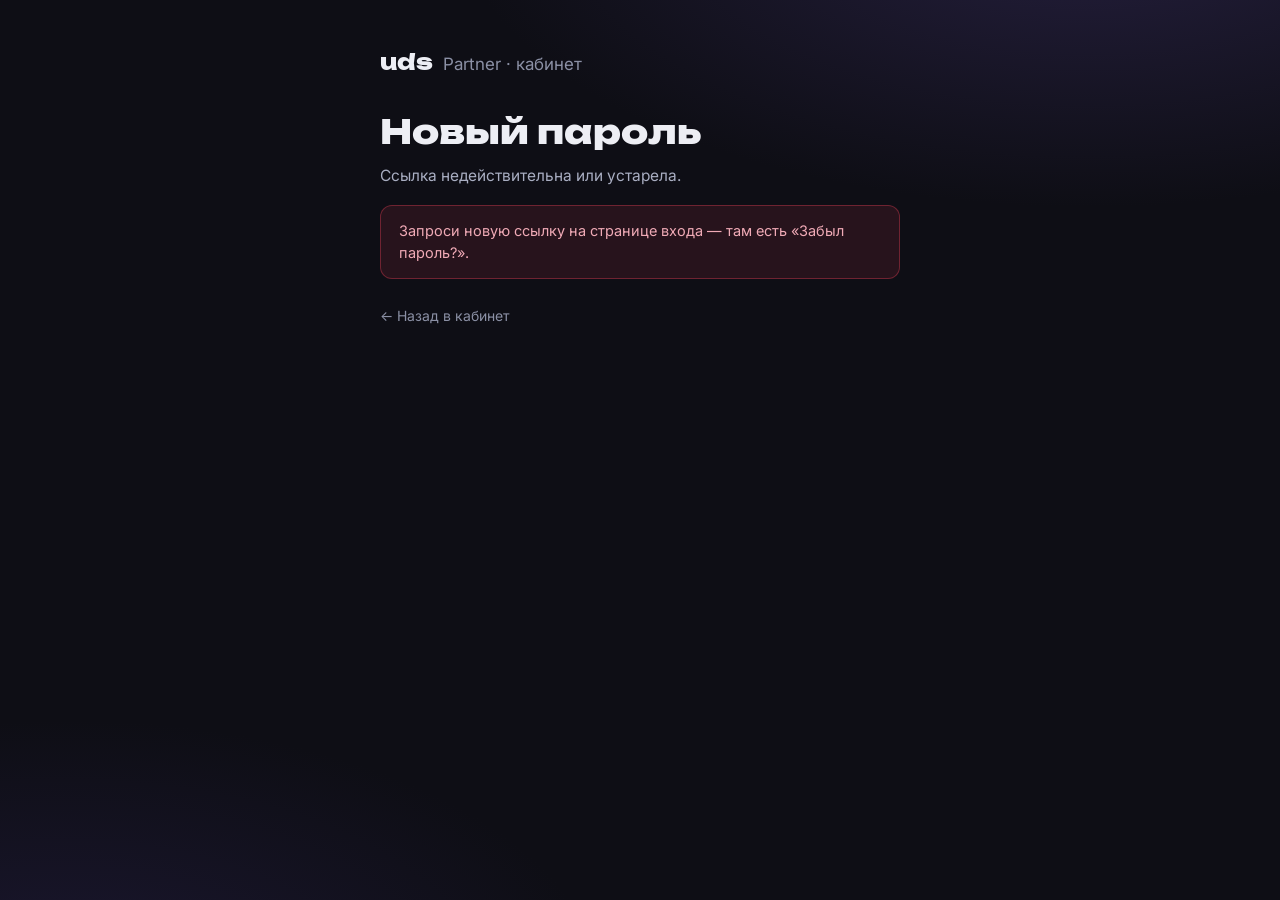
<file: reset-password.html>
<!doctype html>
<html lang="ru"><head>
<meta charset="utf-8"><meta name="viewport" content="width=device-width,initial-scale=1">
<title>UDS — новый пароль</title>
<style>
@font-face{font-family:'Unbounded';font-weight:800;font-style:normal;font-display:swap;src:url(assets/fonts/unbounded-800.woff2) format('woff2');}
@font-face{font-family:'Inter';font-weight:100 900;font-style:normal;font-display:swap;src:url(assets/fonts/inter-var.woff2) format('woff2');}
*{box-sizing:border-box;margin:0}
body{
  --bg:#0E0E15; --panel:rgba(255,255,255,.045); --line:rgba(255,255,255,.13);
  --ink:#EDEEF4; --mut:#a9aec2; --mut2:#8b90a5;
  --acc:#A78BFA; --acc2:#7C3AED; --acc-dim:rgba(124,58,237,.20);
  background:
    radial-gradient(90% 60% at 85% -10%, #251F3E 0%, transparent 55%),
    radial-gradient(70% 50% at 5% 110%, #1B1730 0%, transparent 60%),
    var(--bg);
  background-attachment:fixed;
  color:var(--ink); font-family:"Inter",-apple-system,sans-serif;
  min-height:100vh; padding:48px 24px 80px;
}
.wrap{max-width:520px;margin:0 auto}
.logo{font-family:"Unbounded",sans-serif;font-weight:800;font-size:22px}
.logo span{color:var(--mut2);font-weight:400;font-family:"Inter",sans-serif;margin-left:10px;font-size:17px}
h1{font-family:"Unbounded",sans-serif;font-weight:800;font-size:clamp(24px,4vw,34px);line-height:1.2;margin-top:36px}
.sub{color:var(--mut);font-size:15.5px;margin-top:12px;line-height:1.5}
form{margin-top:26px;display:flex;flex-direction:column;gap:16px}
label{display:flex;flex-direction:column;gap:7px;font-size:13.5px;color:var(--mut);font-weight:600}
label b{color:var(--ink)}
input[type=password]{
  background:var(--panel);border:1px solid var(--line);border-radius:12px;color:var(--ink);
  font:400 15px/1.45 "Inter",sans-serif;padding:12px 14px;outline:none}
input:focus{border-color:rgba(167,139,250,.55)}
input:-webkit-autofill,input:-webkit-autofill:hover,input:-webkit-autofill:focus{
  -webkit-text-fill-color:var(--ink); caret-color:var(--ink);
  -webkit-box-shadow:0 0 0 1000px var(--panel) inset; box-shadow:0 0 0 1000px var(--panel) inset;
  transition:background-color 9999s ease-in-out 0s;
}
button.send{margin-top:6px;padding:14px 26px;border-radius:99px;border:none;cursor:pointer;
  background:linear-gradient(120deg,var(--acc2),var(--acc));color:#fff;font:600 16px/1 "Inter",sans-serif}
button.send:hover{filter:brightness(1.12)}
button.send:disabled{opacity:.5;cursor:default;filter:none}
.msg{padding:14px 18px;border-radius:12px;font-size:14.5px;line-height:1.5;display:none;margin-top:18px}
.msg.err{display:block;background:rgba(220,60,80,.12);border:1px solid rgba(220,60,80,.4);color:#f0aab6}
.msg.ok{display:block;background:rgba(60,200,120,.1);border:1px solid rgba(60,200,120,.35);color:#9fe0bb}
.msg a{color:var(--acc)}
.back{display:inline-block;margin-top:28px;color:var(--mut2);font-size:14px;text-decoration:none}
.back:hover{color:var(--ink)}
[hidden]{display:none!important}
</style>
</head><body>
<div class="wrap">
  <div class="logo">uds<span>Partner · кабинет</span></div>
  <h1>Новый пароль</h1>
  <p class="sub" id="intro">Придумай новый пароль для входа.</p>

  <form id="f">
    <label><b>Новый пароль</b>
      <input type="password" id="password" autocomplete="new-password" required minlength="6">
    </label>
    <label><b>Повтори пароль</b>
      <input type="password" id="password2" autocomplete="new-password" required minlength="6">
    </label>
    <button class="send" id="send" type="submit">Сохранить пароль</button>
  </form>

  <div class="msg" id="msg"></div>
  <a class="back" href="login.html">← Назад в кабинет</a>
</div>

<script src="config.js"></script>
<script src="engine/auth.js"></script>
<script>
(function(){
  var cfg = window.SITE_CONFIG || {};
  var msg = document.getElementById('msg');
  function show(kind, html){ msg.className = 'msg ' + kind; msg.innerHTML = html; }

  if (!cfg.supabaseUrl || !cfg.supabaseAnonKey) {
    show('err', 'Кабинет пока не подключён к базе.');
    document.getElementById('f').style.display = 'none';
    return;
  }

  // Supabase кладёт токен восстановления во фрагмент ссылки из письма:
  // reset-password.html#access_token=...&refresh_token=...&type=recovery
  var hash = {};
  location.hash.replace(/^#/, '').split('&').forEach(function(pair){
    var kv = pair.split('=');
    if (kv[0]) hash[kv[0]] = decodeURIComponent(kv[1] || '');
  });

  if (hash.type !== 'recovery' || !hash.access_token) {
    document.getElementById('intro').textContent = 'Ссылка недействительна или устарела.';
    document.getElementById('f').style.display = 'none';
    show('err', 'Запроси новую ссылку на странице входа — там есть «Забыл пароль?».');
    return;
  }

  document.getElementById('f').onsubmit = function(e){
    e.preventDefault();
    var p1 = document.getElementById('password').value;
    var p2 = document.getElementById('password2').value;
    if (p1 !== p2) { show('err', 'Пароли не совпадают.'); return; }
    var btn = document.getElementById('send');
    btn.disabled = true; btn.textContent = 'Сохраняю…';
    window.UdsAuth.updatePasswordWithToken(hash.access_token, p1).then(function(user){
      window.UdsAuth.adoptSession(hash.access_token, hash.refresh_token, user);
      show('ok', '✅ Пароль обновлён. Переходим в кабинет…');
      setTimeout(function(){ location.href = 'login.html'; }, 1200);
    }).catch(function(err){
      show('err', window.UdsAuth.translateError(err.message));
      btn.disabled = false; btn.textContent = 'Сохранить пароль';
    });
  };
})();
</script>
</body></html>
</file>
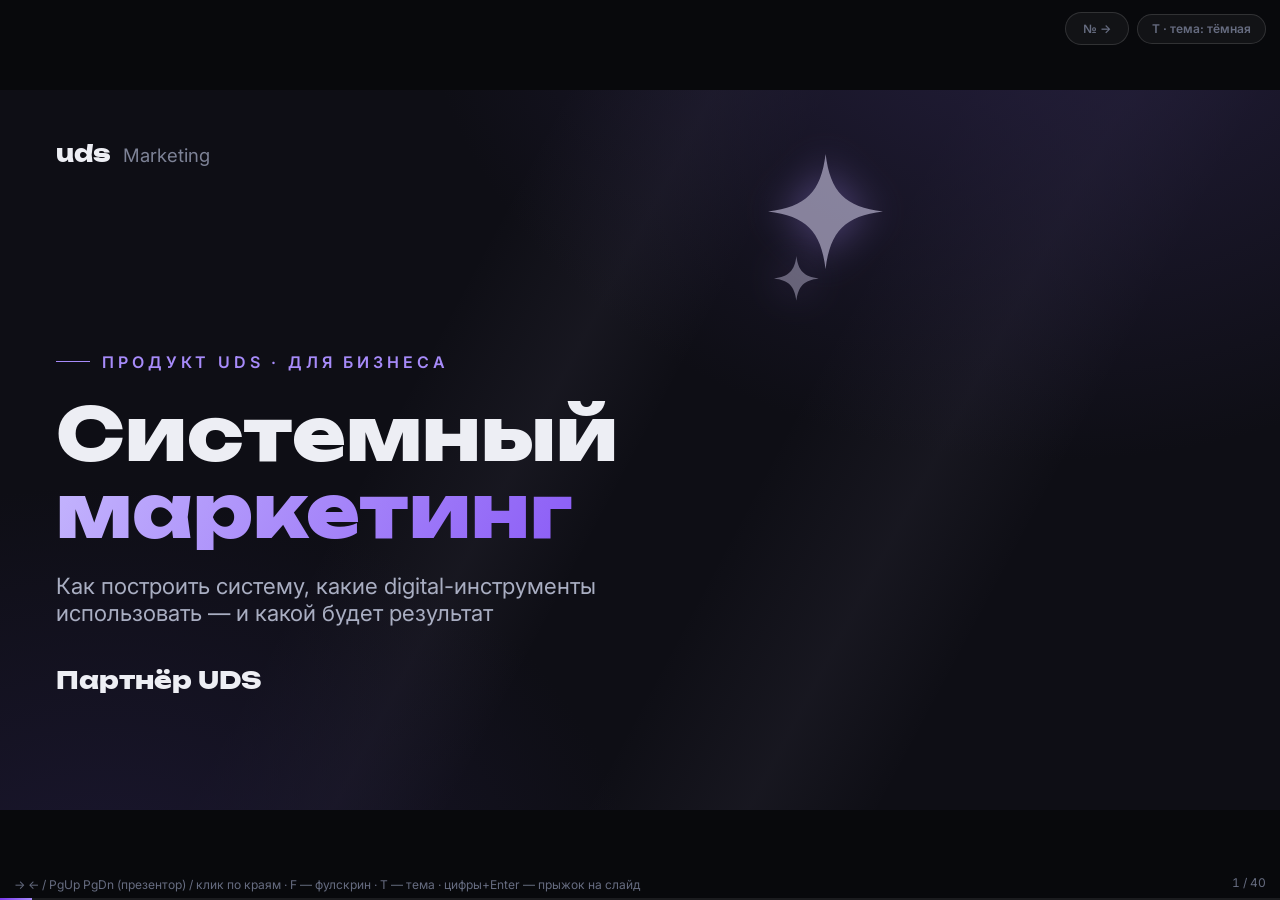
<file: decks/marketing.html>
<!doctype html>
<html lang="ru"><head>
<meta charset="utf-8"><meta name="viewport" content="width=device-width,initial-scale=1">
<title>Системный маркетинг + продукт UDS</title>
<meta property="og:type" content="website">
<meta property="og:title" content="Системный маркетинг + продукт UDS">
<meta property="og:description" content="Интерактивная презентация: хаотичный vs системный маркетинг, формула прогнозируемого дохода и внедрение UDS.">
<meta property="og:image" content="https://aliaksrakipov.github.io/uds-decks/assets/img/produkt/app-company.jpg">
<meta name="theme-color" content="#0E0E15">
<link rel="stylesheet" href="../engine/deck.css">
</head><body>
<div class="stage"><div class="deck" id="deck">

<!-- 1 · Титул -->
<section class="slide" data-slide-id="marketing-titul">
  <svg class="spark" style="right:31cqw; top:5cqw;"><use href="#sparkle"/></svg>
  <svg class="spark sm" style="right:36cqw; top:13cqw;"><use href="#sparkle"/></svg>
  <div class="logo">uds<span>Marketing</span></div>
  <div class="t-content">
    <div class="eyebrow a" style="--i:0">Продукт UDS · для бизнеса</div>
    <h1 class="t-h1 a" style="--i:1">Системный<br><span class="viol">маркетинг</span></h1>
    <div class="t-sub a" style="--i:2">Как построить систему, какие digital-инструменты использовать — и какой будет результат</div>
    <div class="t-speaker a" style="--i:3"><div class="name" data-partner-name>Партнёр UDS</div></div>
  </div>
</section>

<!-- 2 · Визитка партнёра (вставляет движок) -->
<section class="slide" data-partner-slide data-slide-id="marketing-vizitka-partnera-vstavlyaet-dvizhok"></section>

<!-- 3 · О стратегическом партнёре (src 3) -->
<section class="slide" data-slide-id="marketing-o-strategicheskom-partnere">
  <div class="logo">uds<span>Marketing</span></div>
  <div class="head"><div class="eyebrow">Стратегический партнёр</div><div class="h2">Компания <em>UDS</em> — команда разработчиков IT-решений для МСБ</div></div>
  <div class="cards c2" style="inset:17cqw 4.4cqw 6cqw">
    <div class="card glass a" style="--i:0"><div class="n viol">12+ лет</div><div class="v">опыт разработки — с 2014 года</div></div>
    <div class="card glass a" style="--i:1"><div class="n viol">8 000+</div><div class="v">брендов и компаний на платформе</div></div>
    <div class="card glass a" style="--i:2"><div class="n viol">47 млн</div><div class="v">уникальных клиентов в базах всех компаний</div></div>
    <div class="card glass hi a" style="--i:3"><div class="k">Резидент «СКОЛКОВО»</div><div class="v">инновационный центр, IT-решения для малого и среднего бизнеса</div></div>
  </div>
</section>

<!-- 4 · Наши клиенты (src 4) -->
<section class="slide" data-slide-id="marketing-nashi-klienty">
  <div class="logo">uds<span>Marketing</span></div>
  <div class="head"><div class="eyebrow">Кто уже с нами</div><div class="h2">Наши <em>клиенты</em></div></div>
  <div class="chips">
    <div class="chip lg glass a" style="--i:0; background:#fff"><img src="../assets/img/marketing/client-cinnabon.png" alt="Cinnabon" style="filter:none; opacity:1"></div>
    <div class="chip lg glass a" style="--i:1"><img src="../assets/img/marketing/client-nike.png" alt="Nike" style="height:3.4cqw"></div>
    <div class="chip lg glass a" style="--i:2"><img src="../assets/img/marketing/client-adidas.png" alt="adidas" style="height:4.4cqw"></div>
    <div class="chip lg glass a" style="--i:3"><img src="../assets/img/marketing/client-galamart.png" alt="Галамарт" style="height:3.1cqw; max-width:15cqw"></div>
    <div class="chip lg glass a" style="--i:4"><img src="../assets/img/marketing/client-sushilove.png" alt="СушиLove" style="height:2.9cqw; max-width:15cqw"></div>
    <div class="chip lg glass a" style="--i:5"><img src="../assets/img/marketing/client-kingstore.png" alt="KingStore" style="height:3.8cqw"></div>
    <div class="chip lg glass a" style="--i:6"><svg viewBox="0 0 384 512" style="height:3.4cqw; width:auto; fill:var(--ink); display:block" aria-label="Apple"><path d="M318.7 268.7c-.2-36.7 16.4-64.4 50-84.8-18.8-26.9-47.2-41.7-84.7-44.6-35.5-2.8-74.3 20.7-88.5 20.7-15 0-49.4-19.7-76.4-19.7C63.3 141.2 4 184.8 4 273.5q0 39.3 14.4 81.2c12.8 36.7 59 126.7 107.2 125.2 25.2-.6 43-17.9 75.8-17.9 31.8 0 48.3 17.9 76.4 17.9 48.6-.7 90.4-82.5 102.6-119.3-65.2-30.7-61.7-90-61.7-91.9zm-56.6-164.2c27.3-32.4 24.8-61.9 24-72.5-24.1 1.4-52 16.4-67.9 34.9-17.5 19.8-27.8 44.3-25.6 71.9 26.1 2 49.9-11.4 69.5-34.3z"/></svg></div>
    <div class="chip lg glass a" style="--i:7; background:#fff"><img src="../assets/img/marketing/client-travelers.png" alt="Traveler's Coffee" style="height:4cqw; filter:none; opacity:1"></div>
    <div class="chip lg glass a" style="--i:8"><img src="../assets/img/marketing/client-maksiflora.png" alt="Максифлора" style="height:3.1cqw; max-width:15.5cqw"></div>
    <div class="chip glass hi a" style="--i:9">и ещё более 8 000 компаний</div>
  </div>
</section>

<!-- 5 · Внедряй новое (src 6) -->
<section class="slide" data-slide-id="marketing-vnedryai-novoe">
  <div class="logo">uds<span>Marketing</span></div>
  <div class="st-glow"></div>
  <div class="st-center">
    <h1 class="st-h1 a" style="--i:0">Если хочешь другой результат —<br>делай что-то <em>по-другому</em><small>Внедряй новое!</small></h1>
  </div>
</section>

<!-- 6 · Хаос vs Система (src 7) -->
<section class="slide" data-slide-id="marketing-haos-vs-sistema">
  <div class="logo">uds<span>Marketing</span></div>
  <div class="st-center">
    <h1 class="st-h1 a" style="--i:0"><span class="dim">Хаотичный маркетинг</span><br>VS<br><em>Системный маркетинг</em></h1>
  </div>
</section>

<!-- 7 · Игра: числа вразброс (src 8) · ВАЖНО: дубли (21, 26) и отсутствие 9 и 31 — НАМЕРЕННЫЕ, это суть игры. Не «чинить». -->
<section class="slide" data-slide-id="marketing-igra-chisla-vrazbros">
  <div class="logo">uds<span>Marketing</span></div>
  <div class="head"><div class="eyebrow">Игра со зрителями</div><div class="h2">Найдите глазами числа <em>по порядку</em>: 1, 2, 3…</div></div>
  <div class="a" style="--i:0; position:absolute; inset:16cqw 8cqw 7cqw; display:flex; flex-direction:column; justify-content:center; gap:2.1cqw; font-family:'Unbounded',sans-serif; font-weight:800; font-size:2.9cqw; font-variant-numeric:tabular-nums; z-index:2">
    <div style="display:flex; gap:6.5cqw; padding-left:14cqw"><span>1</span><span style="transform:translateY(.5cqw)">18</span><span>6</span><span style="transform:translateY(-.4cqw)">10</span></div>
    <div style="display:flex; gap:5cqw; padding-left:5cqw"><span>21</span><span style="transform:translateY(-.5cqw)">19</span><span>20</span><span style="transform:translateY(.4cqw)">14</span><span>21</span><span>34</span></div>
    <div style="display:flex; gap:5.6cqw; padding-left:9cqw"><span style="transform:translateY(.3cqw)">33</span><span>29</span><span>16</span><span style="transform:translateY(-.5cqw)">24</span><span>3</span><span>30</span></div>
    <div style="display:flex; gap:6cqw; padding-left:3cqw"><span>17</span><span style="transform:translateY(.5cqw)">11</span><span>8</span><span>13</span><span style="transform:translateY(-.4cqw)">35</span><span>2</span></div>
    <div style="display:flex; gap:4.6cqw; padding-left:11cqw"><span>23</span><span>22</span><span style="transform:translateY(.4cqw)">32</span><span>25</span><span>7</span><span style="transform:translateY(-.3cqw)">26</span><span>5</span></div>
    <div style="display:flex; gap:6.4cqw; padding-left:6cqw"><span style="transform:translateY(-.4cqw)">28</span><span>12</span><span>27</span><span style="transform:translateY(.4cqw)">15</span><span>4</span><span>26</span></div>
  </div>
</section>

<!-- 8 · Игра: числа по порядку (src 9) · ВАЖНО: пустые места на 9 и 31 — НАМЕРЕННЫЕ. Не заполнять. -->
<section class="slide" data-slide-id="marketing-igra-chisla-po-poryadku">
  <div class="logo">uds<span>Marketing</span></div>
  <div class="head"><div class="eyebrow">Игра со зрителями</div><div class="h2">А теперь — <em>то же самое</em></div></div>
  <div class="a" style="--i:0; position:absolute; inset:16cqw 4.4cqw 11cqw; display:grid; place-items:center; z-index:2">
    <div style="display:grid; grid-template-columns:repeat(7, 7cqw); gap:2.2cqw 2cqw; text-align:center; font-family:'Unbounded',sans-serif; font-weight:800; font-size:2.9cqw; font-variant-numeric:tabular-nums">
      <span>1</span><span>2</span><span>3</span><span>4</span><span>5</span><span>6</span><span>7</span>
      <span>8</span><span class="dim" style="color:var(--mut2)"> </span><span>10</span><span>11</span><span>12</span><span>13</span><span>14</span>
      <span>15</span><span>16</span><span>17</span><span>18</span><span>19</span><span>20</span><span>21</span>
      <span>22</span><span>23</span><span>24</span><span>25</span><span>26</span><span>27</span><span>28</span>
      <span>29</span><span>30</span><span style="color:var(--mut2)"> </span><span>32</span><span>33</span><span>34</span><span>35</span>
    </div>
  </div>
  <div class="a" style="--i:1; position:absolute; left:4.4cqw; right:4.4cqw; bottom:5.6cqw; text-align:center; font-size:1.7cqw; color:var(--bar-text); z-index:2">Числа те же. Просто теперь они — <b style="color:var(--acc)">в системе</b></div>
</section>

<!-- 9 · Хаотичный маркетинг (src 10) -->
<section class="slide" data-slide-id="marketing-haotichnyi-marketing">
  <div class="logo">uds<span>Marketing</span></div>
  <div class="head"><div class="eyebrow">Что это</div><div class="h2">Хаотичный <em>маркетинг</em></div></div>
  <div class="cards c2">
    <div class="card glass a" style="--i:0"><div class="k">Единоразовые действия</div><div class="v">Разовые активности по работе с клиентами — без продолжения</div></div>
    <div class="card glass a" style="--i:1"><div class="k">Акции и гипотезы</div><div class="v">Маркетинговые эксперименты и разовые акции</div></div>
    <div class="card glass a" style="--i:2"><div class="k">Несистемные оповещения</div><div class="v">Клиентам сообщают от случая к случаю — например, в соцсетях</div></div>
    <div class="card glass a" style="--i:3"><div class="k">Каждый запуск — с нуля</div><div class="v">На каждую активность всегда нужны силы и время</div></div>
    <div class="card glass hi frag" data-step="1" style="grid-column:1 / -1; text-align:center"><div class="k">Не должен жить без системного маркетинга</div></div>
  </div>
</section>

<!-- 10 · У большинства — только хаос (src 11) -->
<section class="slide" data-slide-id="marketing-u-bolshinstva-tolko-haos">
  <div class="logo">uds<span>Marketing</span></div>
  <div class="st-center">
    <h1 class="st-h1 a" style="--i:0">У большинства компаний малого<br>и среднего бизнеса<br>есть <em>только</em> хаотичный маркетинг<small>Решения принимаются владельцем — на эмоциях</small></h1>
  </div>
</section>

<!-- 11 · Вопрос (src 12) -->
<section class="slide" data-slide-id="marketing-vopros">
  <div class="logo">uds<span>Marketing</span></div>
  <div class="st-center">
    <h1 class="st-h1 a" style="--i:0">Нужен ли <em>хаотичный</em> маркетинг?</h1>
  </div>
</section>

<!-- 12 · Конечно нужен (src 13) -->
<section class="slide" data-slide-id="marketing-konechno-nuzhen">
  <div class="logo">uds<span>Marketing</span></div>
  <div class="st-glow"></div>
  <div class="st-center">
    <h1 class="st-h1 a" style="--i:0">Конечно нужен!<br>Это поиск новых <em>точек роста</em><small class="frag" data-step="1"><b style="color:var(--acc)">Но!</b> Надо мерить — и успехи превращать в систему</small></h1>
  </div>
</section>

<!-- 13 · Привлечение клиентов (src 14) -->
<section class="slide" data-slide-id="marketing-privlechenie-klientov">
  <div class="logo">uds<span>Marketing</span></div>
  <div class="st-center">
    <div>
      <div class="eyebrow a" style="--i:0">Привлечение клиентов</div>
      <h1 class="st-h1 a" style="--i:1">Как сделать <em>эффективнее?</em></h1>
    </div>
  </div>
</section>

<!-- 14 · Билборд (src 15) -->
<section class="slide" data-slide-id="marketing-bilbord">
  <div class="logo">uds<span>Marketing</span></div>
  <div class="head"><div class="eyebrow">Пример</div><div class="h2">Обычная реклама: <em>билборд</em></div></div>
  <div style="position:absolute; inset:15cqw 4.4cqw 5cqw; display:grid; place-items:center; z-index:2">
    <div class="glass a" style="--i:0; padding:.9cqw; max-height:100%"><img src="../assets/img/marketing/billboard-donchento.jpg" alt="Билборд «Дон Ченто»" style="display:block; height:35cqw; max-width:100%; object-fit:contain; border-radius:.9cqw"></div>
  </div>
</section>

<!-- 15 · Новых клиентов нет (src 16) -->
<section class="slide" data-slide-id="marketing-novyh-klientov-net">
  <div class="logo">uds<span>Marketing</span></div>
  <div class="st-center">
    <h1 class="st-h1 a" style="--i:0">Новых клиентов <em>нет</em><small>Клиенты уже куда-то ходят — «прикреплены» к конкурентам</small></h1>
  </div>
</section>

<!-- 16 · Увидел и забыл (src 17) -->
<section class="slide" data-slide-id="marketing-uvidel-i-zabyl">
  <div class="logo">uds<span>Marketing</span></div>
  <div class="st-center">
    <h1 class="st-h1 a" style="--i:0">Именно сейчас — не нужно.<br><em>Увидел и забыл</em><small>Конкуренция — это не только про другой бизнес.<br>Это про время, внимание и другие занятия</small></h1>
  </div>
</section>

<!-- 17 · Эффективная реклама (src 18) -->
<section class="slide" data-slide-id="marketing-effektivnaya-reklama">
  <div class="logo">uds<span>Marketing</span></div>
  <div class="head"><div class="eyebrow">Как надо</div><div class="h2">Эффективная <em>реклама</em></div></div>
  <div style="position:absolute; inset:12.8cqw 4.4cqw 3cqw; display:grid; grid-template-columns:1fr 30cqw; gap:3cqw; align-items:center; z-index:2">
    <div style="display:flex; flex-direction:column; gap:2cqw">
      <div class="card glass a" style="--i:0; padding:1.7cqw 2.2cqw"><div class="k" style="font-size:1.55cqw">Супер-скидка или бесплатно</div><div class="v" style="font-size:1.3cqw">на первую покупку — оффер, ради которого клиент делает шаг</div></div>
      <div class="card glass a" style="--i:1; padding:1.7cqw 2.2cqw"><div class="k" style="font-size:1.55cqw">Клиент сразу попадает в базу</div><div class="v" style="font-size:1.3cqw">в CRM — а не «увидел и забыл»</div></div>
      <div class="card glass a" style="--i:2; padding:1.7cqw 2.2cqw"><div class="k" style="font-size:1.55cqw">Дальше — коммуникация</div><div class="v" style="font-size:1.3cqw">с клиентом можно работать снова и снова</div></div>
    </div>
    <div class="glass a" style="--i:1; padding:.9cqw; justify-self:center"><img src="../assets/img/marketing/ad-certificate.jpg" alt="Сертификат в телефоне" style="display:block; height:38.5cqw; width:auto; border-radius:.9cqw"></div>
  </div>
</section>

<!-- 18 · Это часть системного (src 19) -->
<section class="slide" data-slide-id="marketing-eto-chast-sistemnogo">
  <div class="logo">uds<span>Marketing</span></div>
  <div class="st-center">
    <h1 class="st-h1 a" style="--i:0">Это — часть<br><em>системного маркетинга</em><small>А что такое «системный маркетинг» в целом?</small></h1>
  </div>
</section>

<!-- 19 · Системный маркетинг (src 20) -->
<section class="slide" data-slide-id="marketing-sistemnyi-marketing">
  <div class="logo">uds<span>Marketing</span></div>
  <div class="head"><div class="eyebrow">Что это</div><div class="h2">Системный <em>маркетинг</em></div></div>
  <div class="cards c3">
    <div class="card glass a" style="--i:0"><div class="k">Нужен каждой компании</div><div class="v">Статистика и аналитика по клиентам</div></div>
    <div class="card glass a" style="--i:1"><div class="k">Работает всегда</div><div class="v">Не зависит от разовых запусков и настроения</div></div>
    <div class="card glass a" style="--i:2"><div class="k">Автоматизирован</div><div class="v">Большинство процессов идёт без ручного труда</div></div>
    <div class="card glass a" style="--i:3"><div class="k">Без вашего участия</div><div class="v">Система работает, пока вы занимаетесь бизнесом</div></div>
    <div class="card glass hi a" style="--i:4; grid-column:span 2"><div class="k">Работает с клиентами и приводит новых</div><div class="v">почти автоматически</div></div>
  </div>
</section>

<!-- 20 · С чего начинается маркетинг (src 21) -->
<section class="slide" data-slide-id="marketing-s-chego-nachinaetsya-marketing">
  <div class="logo">uds<span>Marketing</span></div>
  <div class="st-center">
    <h1 class="st-h1 a" style="--i:0">С чего начинается <em>маркетинг?</em><small>какой инструмент — первый?</small></h1>
  </div>
</section>

<!-- 21 · Нет CRM = нет маркетинга (src 22) -->
<section class="slide" data-slide-id="marketing-net-crm-net-marketinga">
  <div class="logo">uds<span>Marketing</span></div>
  <div class="st-glow"></div>
  <div class="st-center">
    <h1 class="st-h1 a" style="--i:0">Нет <em>CRM</em><br>=<br>нет маркетинга</h1>
  </div>
</section>

<!-- 22 · CRM (src 23) -->
<section class="slide" data-slide-id="marketing-crm">
  <div class="logo">uds<span>Marketing</span></div>
  <div class="st-center">
    <h1 class="st-h1 a" style="--i:0"><em>CRM</em><small><b style="color:var(--ink)">C</b>ustomer <b style="color:var(--ink)">R</b>elationship <b style="color:var(--ink)">M</b>anagement —<br>система управления взаимоотношениями с клиентами</small></h1>
  </div>
</section>

<!-- 23 · Все каналы ведут в CRM (src 24) -->
<section class="slide" data-slide-id="marketing-vse-kanaly-vedut-v-crm">
  <div class="logo">uds<span>Marketing</span></div>
  <div class="head"><div class="eyebrow">Схема</div><div class="h2">Все каналы ведут <em>в CRM</em></div></div>
  <div style="position:absolute; inset:15.5cqw 4.4cqw 5cqw; display:flex; flex-direction:column; justify-content:center; z-index:2">
    <div style="display:grid; grid-template-columns:repeat(5, 1fr); gap:1.2cqw">
      <div class="chip glass a" style="--i:0; display:flex; align-items:center; justify-content:center; gap:.8cqw; font-size:1.5cqw; padding:1.35cqw .8cqw; white-space:nowrap"><svg viewBox="0 0 24 24" style="width:1.9cqw; height:1.9cqw; flex:none; fill:none; stroke:var(--acc); stroke-width:1.7; stroke-linecap:round; stroke-linejoin:round"><circle cx="6" cy="12" r="2.6"/><circle cx="17" cy="5.5" r="2.6"/><circle cx="17" cy="18.5" r="2.6"/><line x1="8.4" y1="10.9" x2="14.6" y2="6.6"/><line x1="8.4" y1="13.1" x2="14.6" y2="17.4"/></svg>SMM</div>
      <div class="chip glass a" style="--i:1; display:flex; align-items:center; justify-content:center; gap:.8cqw; font-size:1.5cqw; padding:1.35cqw .8cqw; white-space:nowrap"><svg viewBox="0 0 24 24" style="width:1.9cqw; height:1.9cqw; flex:none; fill:none; stroke:var(--acc); stroke-width:1.7; stroke-linecap:round; stroke-linejoin:round"><path d="M7 11v9H4a1 1 0 0 1-1-1v-7a1 1 0 0 1 1-1h3Zm0 0 4-7a2 2 0 0 1 2 2v3.5h5.2a2 2 0 0 1 2 2.4l-1.1 5.5a2 2 0 0 1-2 1.6H7"/></svg>Рекомендации</div>
      <div class="chip glass a" style="--i:2; display:flex; align-items:center; justify-content:center; gap:.8cqw; font-size:1.5cqw; padding:1.35cqw .8cqw; white-space:nowrap"><svg viewBox="0 0 24 24" style="width:1.9cqw; height:1.9cqw; flex:none; fill:none; stroke:var(--acc); stroke-width:1.7; stroke-linecap:round; stroke-linejoin:round"><rect x="3.5" y="3.5" width="7" height="7" rx="1.5"/><rect x="13.5" y="3.5" width="7" height="7" rx="1.5"/><rect x="3.5" y="13.5" width="7" height="7" rx="1.5"/><rect x="13.5" y="13.5" width="7" height="7" rx="1.5"/></svg>Агрегаторы</div>
      <div class="chip glass a" style="--i:3; display:flex; align-items:center; justify-content:center; gap:.8cqw; font-size:1.5cqw; padding:1.35cqw .8cqw; white-space:nowrap"><svg viewBox="0 0 24 24" style="width:1.9cqw; height:1.9cqw; flex:none; fill:none; stroke:var(--acc); stroke-width:1.7; stroke-linecap:round; stroke-linejoin:round"><path d="M10.5 13.5 6 18m0 0v-4.5M6 18h4.5M13.5 10.5 18 6m0 0v4.5M18 6h-4.5"/></svg>Кросс-маркетинг</div>
      <div class="chip glass a" style="--i:4; display:flex; align-items:center; justify-content:center; gap:.8cqw; font-size:1.5cqw; padding:1.35cqw .8cqw; white-space:nowrap"><svg viewBox="0 0 24 24" style="width:1.9cqw; height:1.9cqw; flex:none; fill:none; stroke:var(--acc); stroke-width:1.7; stroke-linecap:round; stroke-linejoin:round"><path d="M3.5 10v4a1.5 1.5 0 0 0 1.5 1.5h2L13 20V4L7 8.5H5A1.5 1.5 0 0 0 3.5 10Z"/><path d="M16.5 9.5a4 4 0 0 1 0 5"/><path d="M18.5 7a7.5 7.5 0 0 1 0 10"/></svg>Реклама</div>
    </div>
    <svg class="a" style="--i:5; width:100%; height:11cqw; display:block" viewBox="0 0 91.2 11" preserveAspectRatio="xMidYMid meet">
      <defs><linearGradient id="crmflow" x1="0" y1="0" x2="0" y2="1"><stop offset="0" stop-color="var(--acc)" stop-opacity=".22"/><stop offset="1" stop-color="var(--acc)"/></linearGradient></defs>
      <path d="M9.12 .7 C 9.12 6.8, 45.6 4.6, 45.6 10.2" stroke="url(#crmflow)" stroke-width=".22" fill="none"/>
      <path d="M27.36 .7 C 27.36 6.8, 45.6 4.6, 45.6 10.2" stroke="url(#crmflow)" stroke-width=".22" fill="none"/>
      <path d="M45.6 .7 L 45.6 10.2" stroke="url(#crmflow)" stroke-width=".22" fill="none"/>
      <path d="M63.84 .7 C 63.84 6.8, 45.6 4.6, 45.6 10.2" stroke="url(#crmflow)" stroke-width=".22" fill="none"/>
      <path d="M82.08 .7 C 82.08 6.8, 45.6 4.6, 45.6 10.2" stroke="url(#crmflow)" stroke-width=".22" fill="none"/>
      <circle cx="9.12" cy=".7" r=".32" fill="var(--acc)"/>
      <circle cx="27.36" cy=".7" r=".32" fill="var(--acc)"/>
      <circle cx="45.60" cy=".7" r=".32" fill="var(--acc)"/>
      <circle cx="63.84" cy=".7" r=".32" fill="var(--acc)"/>
      <circle cx="82.08" cy=".7" r=".32" fill="var(--acc)"/>
      <path d="M44.75 9.1 45.6 10.6 46.45 9.1" stroke="var(--acc)" stroke-width=".24" fill="none" stroke-linecap="round" stroke-linejoin="round"/>
    </svg>
    <div style="display:flex; justify-content:center; margin-top:.6cqw">
      <div class="chip glass hi a" style="--i:6; font-family:'Unbounded',sans-serif; font-size:2.4cqw; padding:1.7cqw 6cqw; text-align:center">CRM<div style="font-family:'Inter',sans-serif; font-size:1.15cqw; font-weight:400; color:var(--mut); margin-top:.55cqw; letter-spacing:.02em">единая база клиентов</div></div>
    </div>
  </div>
</section>

<!-- 24 · Структура системного маркетинга (src 25) -->
<section class="slide" data-slide-id="marketing-struktura-sistemnogo-marketinga">
  <div class="logo">uds<span>Marketing</span></div>
  <div class="head"><div class="eyebrow">Из чего состоит</div><div class="h2">Структура <em>системного маркетинга</em></div></div>
  <div class="cards c3">
    <div class="card glass hi a" style="--i:0"><div class="n viol">01</div><div class="k">Клиентская база — CRM</div><div class="v">Статистика, аналитика</div></div>
    <div class="card glass a" style="--i:1"><div class="n viol">02</div><div class="k">Программа лояльности</div></div>
    <div class="card glass a" style="--i:2"><div class="n viol">03</div><div class="k">Общение с клиентами</div><div class="v">Пуши и другие инструменты</div></div>
    <div class="card glass a" style="--i:3"><div class="n viol">04</div><div class="k">Привлечение клиентов</div></div>
    <div class="card glass a" style="--i:4"><div class="n viol">05</div><div class="k">Автоматизация</div></div>
  </div>
</section>

<!-- 25 · Дом маркетинга (src 26) -->
<section class="slide" data-slide-id="marketing-dom-marketinga">
  <div class="logo">uds<span>Marketing</span></div>
  <div class="head"><div class="eyebrow">Правильно — так</div><div class="h2">Строим <em>дом маркетинга</em></div></div>
  <div style="position:absolute; inset:15cqw 4.4cqw 5.4cqw; display:flex; flex-direction:column; align-items:center; justify-content:flex-end; gap:1cqw; z-index:2">
    <div class="glass frag" data-step="6" style="width:54cqw; padding:2.1cqw 0 .8cqw; text-align:center; font-weight:700; font-size:1.5cqw; clip-path:polygon(50% 0, 100% 100%, 0 100%)">ИИ</div>
    <div class="glass frag" data-step="5" style="width:46cqw; padding:1.2cqw; text-align:center; font-weight:700; font-size:1.5cqw">Автоматизация</div>
    <div class="glass frag" data-step="4" style="width:46cqw; padding:1.2cqw; text-align:center; font-weight:700; font-size:1.5cqw">Привлечение клиентов</div>
    <div class="glass frag" data-step="3" style="width:46cqw; padding:1.2cqw; text-align:center; font-weight:700; font-size:1.5cqw">Общение с клиентами</div>
    <div class="glass frag" data-step="2" style="width:46cqw; padding:1.2cqw; text-align:center; font-weight:700; font-size:1.5cqw">Программа лояльности</div>
    <div class="glass hi frag" data-step="1" style="width:54cqw; padding:1.5cqw; text-align:center">
      <div style="font-family:'Unbounded',sans-serif; font-weight:800; font-size:1.7cqw">CRM · Клиентская база</div>
      <div style="color:var(--acc); font-size:1.25cqw; letter-spacing:.2em; text-transform:uppercase; margin-top:.5cqw">Фундамент</div>
    </div>
  </div>
</section>

<!-- 26 · Прогнозируемый бизнес (src 27) -->
<section class="slide" data-slide-id="marketing-prognoziruemyi-biznes">
  <div class="logo">uds<span>Marketing</span></div>
  <div class="head"><div class="eyebrow">Результат системы</div><div class="h2">Прогнозируемый <em>бизнес</em></div></div>
  <div class="formulas">
    <div class="formula glass frag" data-step="1">
      <div class="parts">
        <span class="fx-cell"><b>Клиентская база</b></span><span class="plus">×</span>
        <span class="fx-cell"><b>Конверсия</b></span><span class="plus">×</span>
        <span class="fx-cell"><b>Частота покупок</b></span><span class="plus">×</span>
        <span class="fx-cell"><b>Средний чек</b></span>
      </div>
      <div class="res chrome">= Доход</div>
    </div>
    <div class="formula glass hi frag" data-step="2">
      <div class="parts">
        <span class="fx-cell"><b>10 000</b><small>клиентская база</small></span><span class="plus">×</span>
        <span class="fx-cell"><b>0,2</b><small>20% пришло из базы</small></span><span class="plus">×</span>
        <span class="fx-cell"><b>12</b><small>посещений в год</small></span><span class="plus">×</span>
        <span class="fx-cell"><b>25 $</b><small>средний чек</small></span>
      </div>
      <div class="res viol">= <span class="cnt" data-to="600000">600 000</span> $/год</div>
    </div>
    <div class="formula glass frag" data-step="3">
      <div class="parts"><b>То есть в месяц</b></div>
      <div class="res chrome">≈ <span class="cnt" data-to="50000">50 000</span> $</div>
    </div>
  </div>
</section>

<!-- 27 · UDS Бизнес (src 28) -->
<section class="slide" data-slide-id="marketing-uds-biznes">
  <div class="logo">uds<span>Marketing</span></div>
  <div class="st-glow"></div>
  <div style="position:absolute; inset:11cqw 4.4cqw 6cqw; display:grid; grid-template-columns:1fr 22cqw; gap:4cqw; align-items:center; z-index:2">
    <div>
      <div class="eyebrow a" style="--i:0">Продукт</div>
      <h1 class="st-h1 a" style="--i:1; margin-top:2cqw">UDS = <em>умная карта лояльности + CRM</em> для розницы<small style="margin-top:1.8cqw">Система лояльности и автоматизации для розничных бизнесов</small></h1>
    </div>
    <img class="a" style="--i:2; height:38cqw; width:auto; justify-self:center" src="../assets/img/marketing/uds-phone.png" alt="Приложение UDS">
  </div>
</section>

<!-- 28 · Основное УТП (src 29) -->
<section class="slide" data-slide-id="marketing-osnovnoe-utp">
  <div class="logo">uds<span>Marketing</span></div>
  <div class="st-center">
    <div>
      <div class="eyebrow a" style="--i:0">Основное УТП</div>
      <h1 class="st-h1 a" style="--i:1">Клиенты возвращаются чаще,<br><span class="frag" data-step="1">тратят больше</span><br><span class="frag" data-step="2">и <em>рекомендуют ваш бизнес</em></span><small class="frag" data-step="3">а вы видите всё это в цифрах</small></h1>
    </div>
  </div>
</section>

<!-- 29 · Подойдёт ли моей компании (src 30) -->
<section class="slide" data-slide-id="marketing-podoidet-li-moei-kompanii">
  <div class="logo">uds<span>Marketing</span></div>
  <div class="head"><div class="eyebrow">Кому подходит</div><div class="h2">Подойдёт ли <em>моей компании</em> UDS Бизнес?</div></div>
  <!-- ниши открываются по клику одна за другой; полоска B2C видна с самого начала -->
  <div class="cards c3" style="top:15.5cqw; bottom:14.5cqw; gap:1.8cqw">
    <div class="card glass frag" data-step="1" style="padding:1.6cqw 2.2cqw"><img src="../assets/img/produkt/cat-beauty.png" alt="" style="width:2.8cqw"><div class="k">Бьюти</div><div class="v">Салоны красоты, SPA</div></div>
    <div class="card glass frag" data-step="2" style="padding:1.6cqw 2.2cqw"><img src="../assets/img/produkt/cat-shop.png" alt="" style="width:2.8cqw"><div class="k">Магазины</div><div class="v">Розничные магазины</div></div>
    <div class="card glass frag" data-step="3" style="padding:1.6cqw 2.2cqw"><img src="../assets/img/produkt/cat-horeca.png" alt="" style="width:2.8cqw"><div class="k">HoReCa</div><div class="v">Отели, рестораны, кафе</div></div>
    <div class="card glass frag" data-step="4" style="padding:1.6cqw 2.2cqw"><img src="../assets/img/produkt/cat-auto.png" alt="" style="width:2.8cqw"><div class="k">Авто</div><div class="v">Автосервисы, заправочные станции</div></div>
    <div class="card glass frag" data-step="5" style="padding:1.6cqw 2.2cqw"><img src="../assets/img/produkt/cat-med.png" alt="" style="width:2.8cqw"><div class="k">Медицина</div><div class="v">Медицинские и спортивные центры</div></div>
  </div>
  <div class="card glass hi a" style="--i:1; position:absolute; left:4.4cqw; right:4.4cqw; bottom:5cqw; flex-direction:row; align-items:center; gap:2.6cqw; padding:1.9cqw 2.6cqw; z-index:2">
    <div class="k viol" style="white-space:nowrap">Идеально для B2C</div>
    <div class="v" style="flex:1">UDS подходит розничным компаниям, которые работают с конечным потребителем</div>
  </div>
</section>

<!-- 30 · Варианты программы лояльности (src 31) -->
<section class="slide" data-slide-id="marketing-varianty-programmy-loyalnosti">
  <div class="logo">uds<span>Marketing</span></div>
  <div class="st-center">
    <div>
      <h1 class="st-h1 a" style="--i:0">Любой вариант <em>программы лояльности</em><small>или все одновременно</small></h1>
      <div class="uds-feats" style="display:grid; grid-template-columns:repeat(3, 17cqw); justify-content:center; gap:1.4cqw 1.8cqw; margin-top:1.8cqw">
        <div class="feat glass a" style="--i:1; padding:1.2cqw 1.2cqw; gap:.9cqw">
          <svg viewBox="0 0 24 24" style="width:2.9cqw; height:2.9cqw"><rect x="7" y="2.5" width="10" height="19" rx="2.5"/><line x1="10.5" y1="18.5" x2="13.5" y2="18.5"/></svg>
          <div class="fl">Мобильное приложение</div>
          <div style="font-size:1.05cqw; color:var(--mut)">uds App для клиентов</div>
        </div>
        <div class="feat glass a" style="--i:2; padding:1.2cqw 1.2cqw; gap:.9cqw">
          <svg viewBox="0 0 24 24" style="width:2.9cqw; height:2.9cqw"><path d="M21 3.5 3.5 10.4l6.7 2.7 2.8 7.4L21 3.5Z"/><line x1="10.2" y1="13.1" x2="15.6" y2="7.9"/></svg>
          <div class="fl">Telegram</div>
          <div style="font-size:1.05cqw; color:var(--mut)">Бот и миниприложение</div>
        </div>
        <div class="feat glass a" style="--i:3; padding:1.2cqw 1.2cqw; gap:.9cqw">
          <svg viewBox="0 0 24 24" style="width:2.9cqw; height:2.9cqw"><path d="M4.5 4.5h15a2 2 0 0 1 2 2v8a2 2 0 0 1-2 2H9.5l-4.5 4v-4h-.5a2 2 0 0 1-2-2v-8a2 2 0 0 1 2-2Z"/><circle cx="8.5" cy="10.5" r=".4"/><circle cx="12" cy="10.5" r=".4"/><circle cx="15.5" cy="10.5" r=".4"/></svg>
          <div class="fl">MAX</div>
          <div style="font-size:1.05cqw; color:var(--mut)">Бот и миниприложение</div>
        </div>
        <div class="feat glass a" style="--i:4; padding:1.2cqw 1.2cqw; gap:.9cqw">
          <svg viewBox="0 0 24 24" style="width:2.9cqw; height:2.9cqw"><path d="M4.5 4.5h15a2 2 0 0 1 2 2v8a2 2 0 0 1-2 2H9.5l-4.5 4v-4h-.5a2 2 0 0 1-2-2v-8a2 2 0 0 1 2-2Z"/><polyline points="8.5 10.8 11 13.2 15.5 8.6"/></svg>
          <div class="fl">VK</div>
          <div style="font-size:1.05cqw; color:var(--mut)">Бот и миниприложение</div>
        </div>
        <div class="feat glass a" style="--i:5; padding:1.2cqw 1.2cqw; gap:.9cqw">
          <svg viewBox="0 0 24 24" style="width:2.9cqw; height:2.9cqw"><rect x="2.5" y="5" width="19" height="14" rx="2.5"/><line x1="2.5" y1="9.5" x2="21.5" y2="9.5"/><line x1="6" y1="14.5" x2="10" y2="14.5"/></svg>
          <div class="fl">Карты Apple Wallet и Google Pay</div>
          <div style="font-size:1.05cqw; color:var(--mut)">Карта в кошельке смартфона</div>
        </div>
        <div class="feat glass a" style="--i:6; padding:1.2cqw 1.2cqw; gap:.9cqw">
          <svg viewBox="0 0 24 24" style="width:2.9cqw; height:2.9cqw"><circle cx="8" cy="8" r=".4"/><circle cx="12" cy="8" r=".4"/><circle cx="16" cy="8" r=".4"/><circle cx="8" cy="12" r=".4"/><circle cx="12" cy="12" r=".4"/><circle cx="16" cy="12" r=".4"/><circle cx="8" cy="16" r=".4"/><circle cx="12" cy="16" r=".4"/><circle cx="16" cy="16" r=".4"/><rect x="4" y="3.5" width="16" height="17" rx="2.5"/></svg>
          <div class="fl">По номеру телефона</div>
          <div style="font-size:1.05cqw; color:var(--mut)">Без установки <span style="white-space:nowrap">чего-либо</span></div>
        </div>
      </div>
    </div>
  </div>
</section>

<!-- 31 · Флагман — миниприложение в Telegram (src 32) -->
<section class="slide" data-slide-id="marketing-flagman-miniprilozhenie-v-telegram">
  <div class="logo">uds<span>Marketing</span></div>
  <div class="c-content">
    <div class="c-photo glass a" style="--i:0"><img src="../assets/img/produkt/tg-miniapp.png" alt="Миниприложение UDS в Telegram" style="object-fit:contain"></div>
    <div>
      <div class="eyebrow a" style="--i:0">Флагман</div>
      <div class="c-who chrome a" style="--i:1; margin-top:1cqw">Собственное миниприложение<br>в Telegram</div>
      <ul class="sp-facts" style="margin-top:2.2cqw">
        <li class="a" style="--i:2">Программа лояльности</li>
        <li class="a" style="--i:3">Обратная связь</li>
        <li class="a" style="--i:4">Рассылка в Telegram</li>
        <li class="a" style="--i:5">Интернет-магазин (электронное меню)</li>
        <li class="a" style="--i:6">Онлайн-запись</li>
        <li class="a" style="--i:7">Бонусы за рекомендации — и многое другое</li>
      </ul>
    </div>
  </div>
</section>

<!-- 32 · Как это работает (src 33) -->
<section class="slide" data-slide-id="marketing-kak-eto-rabotaet">
  <div class="logo">uds<span>Marketing</span></div>
  <div class="head"><div class="eyebrow">Механика</div><div class="h2">Как это <em>работает?</em></div></div>
  <div style="position:absolute; inset:14.5cqw 4.4cqw 6cqw; display:grid; grid-template-columns:1fr 24cqw; gap:3cqw; align-items:center; z-index:2">
    <div style="display:flex; flex-direction:column; gap:1.6cqw">
      <div class="card glass frag" style="padding:1.4cqw 2cqw" data-step="1"><div class="k"><span class="viol">01</span> · QR-код на кассе</div><div class="v">На кассе или столах размещается QR-код «Получи скидку»</div></div>
      <div class="card glass frag" style="padding:1.4cqw 2cqw" data-step="2"><div class="k"><span class="viol">02</span> · Клиент сканирует</div><div class="v">Один жест смартфоном</div></div>
      <div class="card glass frag" style="padding:1.4cqw 2cqw" data-step="3"><div class="k"><span class="viol">03</span> · Вступает в программу лояльности</div><div class="v">Получает скидку или бонусы</div></div>
      <div class="card glass hi frag" style="padding:1.4cqw 2cqw" data-step="4"><div class="k"><span class="viol">04</span> · Данные — в CRM</div><div class="v">Клиент в базе, с ним можно работать</div></div>
    </div>
    <div class="glass a" style="--i:0; padding:.9cqw; justify-self:center"><img src="../assets/img/marketing/qr-kassa.jpg" alt="QR-код «Получи скидку» на кассе" style="display:block; width:100%; height:auto; border-radius:.9cqw"></div>
  </div>
</section>

<!-- 33 · Отсканируйте QR-код (src 34) -->
<section class="slide" data-slide-id="marketing-otskaniruite-qr-kod">
  <div class="logo">uds<span>Marketing</span></div>
  <div class="head"><div class="eyebrow">Попробуйте сами</div><div class="h2">Отсканируйте <em>QR-код</em></div></div>
  <div class="cards c2">
    <div class="card glass a" style="--i:0; align-items:center; text-align:center">
      <img src="../assets/img/produkt/qr-brewery.png" alt="QR ресторана «Местный пивовар»" style="width:17cqw; border-radius:1cqw; background:#fff; padding:.7cqw">
      <div class="k">Ресторан «Местный пивовар»</div>
      <div class="v">Сертификат 25 руб. за присоединение</div>
    </div>
    <div class="card glass a" style="--i:1; align-items:center; text-align:center">
      <img src="../assets/img/produkt/qr-ecotour.jpg" alt="QR туроператора «Экотур-6»" style="width:17cqw; border-radius:1cqw; background:#fff; padding:.7cqw">
      <div class="k">Туроператор «Экотур-6» · с 1991 года</div>
      <div class="v">30 приветственных бонусов</div>
    </div>
  </div>
</section>

<!-- 34 · Выгоды для клиентов бизнесов (src 35) -->
<section class="slide" data-slide-id="marketing-vygody-dlya-klientov-biznesov">
  <div class="logo">uds<span>Marketing</span></div>
  <div class="head"><div class="eyebrow">Для клиентов бизнесов</div><div class="h2">Ключевые <em>выгоды</em></div></div>
  <div class="cards c2">
    <div class="card glass frag" data-step="1"><div class="n viol">01</div><div class="k">Удобство</div><div class="v">Карта лояльности всегда в смартфоне — не нужен пластик</div></div>
    <div class="card glass frag" data-step="2"><div class="n viol">02</div><div class="k">Экономия бюджета</div><div class="v">Скидки и бонусы за покупки и рекомендации</div></div>
  </div>
</section>

<!-- 35 · Какие задачи решает (src 36) -->
<section class="slide" data-slide-id="marketing-kakie-zadachi-reshaet">
  <div class="logo">uds<span>Marketing</span></div>
  <div class="head"><div class="eyebrow">Для бизнеса</div><div class="h2">Какие задачи решает <em>UDS Бизнес?</em></div></div>
  <div class="cards c3">
    <div class="card glass a" style="--i:0"><div class="k">Снижение оттока клиентов</div></div>
    <div class="card glass a" style="--i:1"><div class="k">Снижение расходов</div><div class="v">на скидку и рекламу</div></div>
    <div class="card glass a" style="--i:2"><div class="k">Увеличение среднего чека</div></div>
    <div class="card glass a" style="--i:3"><div class="k">Повторные покупки</div></div>
    <div class="card glass hi a" style="--i:4; grid-column:span 2"><div class="k">Привлечение новых клиентов</div></div>
  </div>
</section>

<!-- 36 · Выгоды для предпринимателя (src 38) -->
<section class="slide" data-slide-id="marketing-vygody-dlya-predprinimatelya">
  <div class="logo">uds<span>Marketing</span></div>
  <div class="head"><div class="eyebrow">Для предпринимателя</div><div class="h2">Ключевые <em>выгоды</em></div></div>
  <div class="cards c2">
    <div class="card glass a" style="--i:0"><div class="k">Быстро</div><div class="v">Запуск без долгих внедрений</div></div>
    <div class="card glass a" style="--i:1"><div class="k">Просто</div><div class="v">Готовое коробочное решение</div></div>
    <div class="card glass a" style="--i:2"><div class="k">Увеличение LTV</div><div class="v">Пожизненной ценности клиента: возвращаются чаще, тратят больше</div></div>
    <div class="card glass a" style="--i:3"><div class="k">Управляемый «сарафан»</div><div class="v">Рекомендации становятся системой, а не случайностью</div></div>
  </div>
</section>

<!-- 37 · Стоимость сервиса (src 39) -->
<section class="slide" data-slide-id="marketing-stoimost-servisa">
  <div class="logo">uds<span>Marketing</span></div>
  <div class="st-glow"></div>
  <div style="position:absolute; inset:11cqw 6cqw 6cqw; display:grid; grid-template-columns:1fr 34cqw; gap:4cqw; align-items:center; z-index:2">
    <div>
      <div class="eyebrow a" style="--i:0">Стоимость сервиса</div>
      <h1 class="st-h1 a" style="--i:1; margin-top:2cqw">По цене <em>чашки кофе</em> в день<small class="frag" data-step="1" style="margin-top:1.8cqw">от <b style="color:var(--acc)">50</b> до <b style="color:var(--acc)">130 у.е./мес</b></small></h1>
    </div>
    <img class="a" style="--i:2; width:100%; height:auto" src="../assets/img/marketing/coffee.png" alt="Чашка кофе">
  </div>
</section>

<!-- 38 · Как попробовать (src 40) -->
<section class="slide" data-slide-id="marketing-kak-poprobovat">
  <div class="logo">uds<span>Marketing</span></div>
  <div class="st-center">
    <div>
      <div class="eyebrow a" style="--i:0">Как попробовать</div>
      <h1 class="st-h1 a" style="--i:1">Бесплатная <em>TRIAL-версия</em><br>на 7 дней</h1>
    </div>
  </div>
</section>

<!-- 39 · Почему UDS (src 41) -->
<section class="slide" data-slide-id="marketing-pochemu-uds">
  <div class="logo">uds<span>Marketing</span></div>
  <div class="head"><div class="eyebrow">Итог</div><div class="h2">Почему <em>UDS?</em></div></div>
  <div class="cards c3">
    <div class="card glass a" style="--i:0"><div class="k">Готовое решение</div><div class="v">Быстрый запуск</div></div>
    <div class="card glass a" style="--i:1"><div class="k">Широкий функционал</div><div class="v">от 50 $/мес (до 130 $)</div></div>
    <div class="card glass a" style="--i:2"><div class="k">Лояльность на любой платформе</div><div class="v">Приложение UDS, Telegram-бот, VK-бот, номер телефона</div></div>
    <div class="card glass a" style="--i:3"><div class="k">Агрегатор UDS App</div><div class="v">Размещение там, где более 47 млн пользователей</div></div>
    <div class="card glass hi a" style="--i:4; grid-column:span 2"><div class="k">Гибкая бонусная система</div><div class="v">Настраивается под ваш бизнес</div></div>
  </div>
</section>

<!-- 40 · Автоматизация = Свобода (src 42) -->
<section class="slide" data-slide-id="marketing-avtomatizaciya-svoboda">
  <div class="logo">uds<span>Marketing</span></div>
  <div class="st-glow"></div>
  <div class="st-center">
    <h1 class="st-h1 a" style="--i:0">Автоматизация = <em>Свобода</em><small>Убирайте рутину из бизнеса. Автоматизируйте всё, что можно автоматизировать, —<br>и останется больше времени любить своих клиентов и дарить им улыбки 😊</small></h1>
  </div>
</section>

<!-- 41 · Контакты -->
<section class="slide" data-slide-id="marketing-kontakty">
  <svg class="spark" style="left:10cqw; bottom:8cqw;"><use href="#sparkle"/></svg>
  <svg class="spark sm" style="left:16cqw; bottom:5cqw;"><use href="#sparkle"/></svg>
  <div class="logo">uds<span>Marketing</span></div>
  <div class="st-glow"></div>
  <div class="st-center">
    <div>
      <div class="eyebrow a" style="--i:0">Контакты</div>
      <h1 class="st-h1 a" style="--i:1">Обсудим ваш<br><em>системный маркетинг?</em></h1>
      <div class="qr-contact" data-partner-contact style="margin-top:2.6cqw"></div>
    </div>
  </div>
</section>

</div></div>
<script src="../config.js"></script>
<script src="../partners.js"></script>
<script src="../engine/partners-remote.js"></script>
<script src="../engine/partner.js"></script>
<script src="../engine/customizations.js"></script>
<script src="../engine/deck.js"></script>
</body></html>
</file>
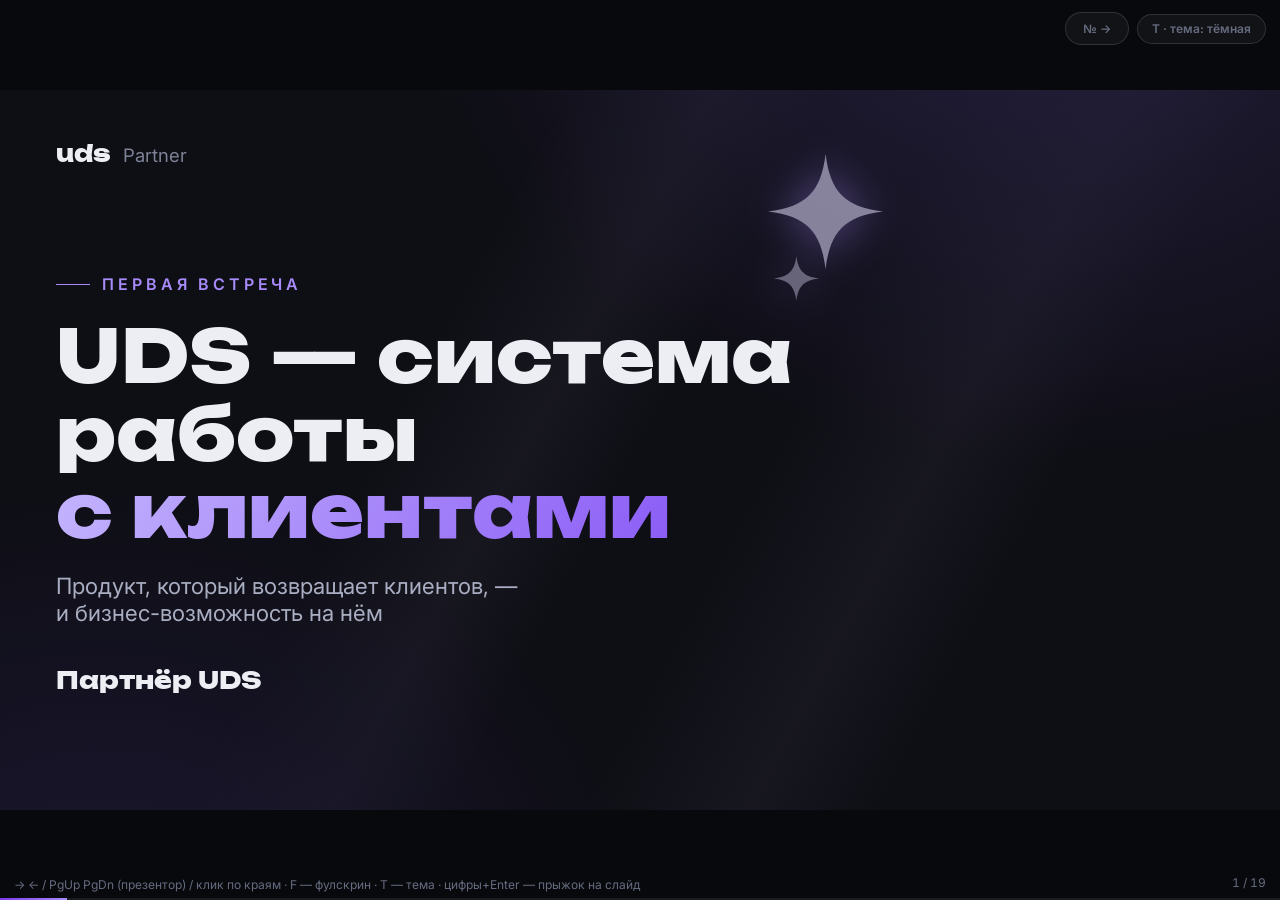
<file: decks/pervichka.html>
<!doctype html>
<html lang="ru"><head>
<meta charset="utf-8"><meta name="viewport" content="width=device-width,initial-scale=1">
<title>UDS — первая встреча: продукт и партнёрство</title>
<meta property="og:type" content="website">
<meta property="og:title" content="UDS — первая встреча: продукт и партнёрство">
<meta property="og:description" content="Интерактивная презентация: продукт коротко, маркетинг-план партнёра и сценарии дохода.">
<meta property="og:image" content="https://aliaksrakipov.github.io/uds-decks/assets/img/produkt/app-company.jpg">
<meta name="theme-color" content="#0E0E15">
<link rel="stylesheet" href="../engine/deck.css">
</head><body>
<div class="stage"><div class="deck" id="deck">

<!-- 1 · Титул -->
<section class="slide" data-slide-id="pervichka-titul">
  <svg class="spark" style="right:31cqw; top:5cqw;"><use href="#sparkle"/></svg>
  <svg class="spark sm" style="right:36cqw; top:13cqw;"><use href="#sparkle"/></svg>
  <div class="logo">uds<span>Partner</span></div>
  <div class="t-content">
    <div class="eyebrow a" style="--i:0">Первая встреча</div>
    <h1 class="t-h1 a" style="--i:1">UDS — система работы<br><span class="viol">с клиентами</span></h1>
    <div class="t-sub a" style="--i:2">Продукт, который возвращает клиентов, —<br>и бизнес-возможность на нём</div>
    <div class="t-speaker a" style="--i:3"><div class="name" data-partner-name>Партнёр UDS</div></div>
  </div>
</section>

<!-- 2 · Визитка партнёра (вставляет движок) -->
<section class="slide" data-partner-slide data-slide-id="pervichka-vizitka-partnera-vstavlyaet-dvizhok"></section>

<!-- 3 · Кому подойдёт UDS Бизнес -->
<section class="slide" data-slide-id="pervichka-komu-podoidet-uds-biznes">
  <div class="logo">uds<span>Partner</span></div>
  <div class="head"><div class="eyebrow">Этап 1 · Продукт</div><div class="h2">Кому подойдёт <em>UDS Бизнес</em></div></div>
  <div class="cards c3">
    <div class="card glass a" style="--i:0"><img src="../assets/img/pervichka/cat-beauty.png" alt="" style="width:3.4cqw"><div class="k">Бьюти</div><div class="v">Салоны красоты, SPA</div></div>
    <div class="card glass a" style="--i:1"><img src="../assets/img/pervichka/cat-shop.png" alt="" style="width:3.4cqw"><div class="k">Магазины</div><div class="v">Розничные магазины</div></div>
    <div class="card glass a" style="--i:2"><img src="../assets/img/pervichka/cat-horeca.png" alt="" style="width:3.4cqw"><div class="k">HoReCa</div><div class="v">Отели, рестораны, кафе</div></div>
    <div class="card glass a" style="--i:3"><img src="../assets/img/pervichka/cat-auto.png" alt="" style="width:3.4cqw"><div class="k">Авто</div><div class="v">Автосервисы, заправочные станции</div></div>
    <div class="card glass a" style="--i:4"><img src="../assets/img/pervichka/cat-med.png" alt="" style="width:3.4cqw"><div class="k">Медицина</div><div class="v">Медицинские и спортивные центры</div></div>
    <div class="card glass hi a" style="--i:5"><div class="k viol">Идеально</div><div class="v">Для розничных компаний, которые работают с конечным потребителем (B2C)</div></div>
  </div>
</section>

<!-- 4 · Как это работает -->
<section class="slide" data-slide-id="pervichka-kak-eto-rabotaet">
  <div class="logo">uds<span>Partner</span></div>
  <div class="head"><div class="eyebrow">Этап 1 · Продукт</div><div class="h2">Как это <em>работает</em></div></div>
  <div class="d-content">
    <div class="d-left glass a" style="--i:0">
      <ul class="sp-facts" style="margin-top:0">
        <li class="a" style="--i:1">На кассе или столах размещается QR-код «Получи скидку»</li>
        <li class="a" style="--i:2">Клиент сканирует QR-код</li>
        <li class="a" style="--i:3">Вступает в программу лояльности</li>
        <li class="a" style="--i:4">Данные клиента попадают в CRM</li>
      </ul>
    </div>
    <div class="glass a" style="--i:1; position:relative; overflow:hidden">
      <img src="../assets/img/pervichka/how-it-works.jpg" alt="QR-код «Получи скидку» на кассе" style="position:absolute; inset:.8cqw; width:calc(100% - 1.6cqw); height:calc(100% - 1.6cqw); object-fit:cover; border-radius:.9cqw">
    </div>
  </div>
</section>

<!-- 5 · Форматы программы лояльности -->
<section class="slide" data-slide-id="pervichka-formaty-programmy-loyalnosti">
  <div class="logo">uds<span>Partner</span></div>
  <div class="head"><div class="eyebrow">Этап 1 · Продукт</div><div class="h2">Программа лояльности — <em>в любом формате</em></div></div>
  <div class="cards c3" style="bottom:8.5cqw">
    <div class="card glass a" style="--i:0"><div class="k">Мобильное приложение</div></div>
    <div class="card glass a" style="--i:1"><div class="k">Telegram</div><div class="v">Бот / мини-приложение</div></div>
    <div class="card glass a" style="--i:2"><div class="k">MAX</div><div class="v">Бот / мини-приложение</div></div>
    <div class="card glass a" style="--i:3"><div class="k">VK</div><div class="v">Бот / мини-приложение</div></div>
    <div class="card glass a" style="--i:4"><div class="k">Apple Wallet и Google Pay</div></div>
    <div class="card glass a" style="--i:5"><div class="k">По номеру телефона</div></div>
  </div>
  <div class="a" style="--i:6; position:absolute; left:0; right:0; bottom:3.4cqw; text-align:center; font-size:1.55cqw; color:var(--mut); z-index:2">Можно выбрать любой вариант — <b style="color:var(--acc)">или использовать все одновременно</b></div>
</section>

<!-- 6 · UDS App — интро -->
<section class="slide" data-slide-id="pervichka-uds-app-intro">
  <div class="logo">uds<span>Partner</span></div>
  <div class="st-glow"></div>
  <div style="position:absolute; left:8cqw; top:18cqw; width:50cqw; z-index:2">
    <div class="eyebrow a" style="--i:0">uds App</div>
    <h1 class="st-h1 a" style="--i:1; text-align:left; margin-top:2cqw">Приложение для клиентов<br><em>бизнесов на платформе</em></h1>
  </div>
  <img class="a" style="--i:2; position:absolute; right:13cqw; top:9cqw; height:40cqw; z-index:2" src="../assets/img/pervichka/app-phone.png" alt="UDS App на смартфоне">
</section>

<!-- 7 · UDS App — скриншоты: клиент и бизнес -->
<section class="slide" data-slide-id="pervichka-uds-app-skrinshoty-klient-i-biznes">
  <div class="logo">uds<span>Partner</span></div>
  <div class="head"><div class="eyebrow">uds App</div><div class="h2">Все компании города — <em>в одном приложении</em></div></div>
  <div style="position:absolute; inset:14.5cqw 12cqw 4.5cqw; display:flex; gap:5cqw; justify-content:center; z-index:2">
    <figure class="a" style="--i:0; margin:0; display:flex; flex-direction:column; align-items:center; gap:1.1cqw">
      <img src="../assets/img/pervichka/app-home.jpg" alt="Главный экран UDS App" style="height:31cqw; border-radius:1.4cqw; border:1px solid var(--panel-line)">
      <figcaption style="font-size:1.3cqw; color:var(--mut)">Главный экран</figcaption>
    </figure>
    <figure class="a" style="--i:1; margin:0; display:flex; flex-direction:column; align-items:center; gap:1.1cqw">
      <img src="../assets/img/pervichka/app-catalog.jpg" alt="Каталог компаний" style="height:31cqw; border-radius:1.4cqw; border:1px solid var(--panel-line)">
      <figcaption style="font-size:1.3cqw; color:var(--mut)">Каталог компаний</figcaption>
    </figure>
    <figure class="a" style="--i:2; margin:0; display:flex; flex-direction:column; align-items:center; gap:1.1cqw">
      <img src="../assets/img/pervichka/app-company.jpg" alt="Страница компании" style="height:31cqw; border-radius:1.4cqw; border:1px solid var(--panel-line)">
      <figcaption style="font-size:1.3cqw; color:var(--mut)">Страница компании</figcaption>
    </figure>
  </div>
</section>

<!-- 8 · UDS App — лояльность в действии -->
<section class="slide" data-slide-id="pervichka-uds-app-loyalnost-v-deistvii">
  <div class="logo">uds<span>Partner</span></div>
  <div class="head"><div class="eyebrow">uds App</div><div class="h2">Бонусы и оплата — <em>в пару касаний</em></div></div>
  <div style="position:absolute; inset:14.5cqw 12cqw 4.5cqw; display:flex; gap:5cqw; justify-content:center; z-index:2">
    <figure class="a" style="--i:0; margin:0; display:flex; flex-direction:column; align-items:center; gap:1.1cqw">
      <img src="../assets/img/pervichka/app-qr-pay.jpg" alt="QR-код при оплате" style="height:31cqw; border-radius:1.4cqw; border:1px solid var(--panel-line)">
      <figcaption style="font-size:1.3cqw; color:var(--mut)">QR-код при оплате</figcaption>
    </figure>
    <figure class="a" style="--i:1; margin:0; display:flex; flex-direction:column; align-items:center; gap:1.1cqw">
      <img src="../assets/img/pervichka/app-status.jpg" alt="Статусы и кешбэк" style="height:31cqw; border-radius:1.4cqw; border:1px solid var(--panel-line)">
      <figcaption style="font-size:1.3cqw; color:var(--mut)">Статусы и кешбэк клиента</figcaption>
    </figure>
    <figure class="a" style="--i:2; margin:0; display:flex; flex-direction:column; align-items:center; gap:1.1cqw">
      <img src="../assets/img/pervichka/app-promo.jpg" alt="Акции и спецпредложения" style="height:31cqw; border-radius:1.4cqw; border:1px solid var(--panel-line)">
      <figcaption style="font-size:1.3cqw; color:var(--mut)">Акции и спецпредложения</figcaption>
    </figure>
  </div>
</section>

<!-- 9 · UDS App — сарафан и обратная связь -->
<section class="slide" data-slide-id="pervichka-uds-app-sarafan-i-obratnaya-svyaz">
  <div class="logo">uds<span>Partner</span></div>
  <div class="head"><div class="eyebrow">uds App</div><div class="h2">Рекомендации и отзывы — <em>управляемый сарафан</em></div></div>
  <div style="position:absolute; inset:17cqw 12cqw 4cqw; display:flex; gap:5cqw; justify-content:center; z-index:2">
    <figure class="a" style="--i:0; margin:0; display:flex; flex-direction:column; align-items:center; gap:1.1cqw">
      <img src="../assets/img/pervichka/app-referral.jpg" alt="Рекомендации друзьям" style="height:28.5cqw; border-radius:1.4cqw; border:1px solid var(--panel-line)">
      <figcaption style="font-size:1.3cqw; color:var(--mut)">Рекомендации друзьям</figcaption>
    </figure>
    <figure class="a" style="--i:1; margin:0; display:flex; flex-direction:column; align-items:center; gap:1.1cqw">
      <img src="../assets/img/pervichka/app-friends.jpg" alt="Баллы за покупки друзей" style="height:28.5cqw; border-radius:1.4cqw; border:1px solid var(--panel-line)">
      <figcaption style="font-size:1.3cqw; color:var(--mut)">Баллы за покупки друзей</figcaption>
    </figure>
    <figure class="a" style="--i:2; margin:0; display:flex; flex-direction:column; align-items:center; gap:1.1cqw">
      <img src="../assets/img/pervichka/app-review.jpg" alt="Оценка обслуживания" style="height:28.5cqw; border-radius:1.4cqw; border:1px solid var(--panel-line)">
      <figcaption style="font-size:1.3cqw; color:var(--mut)">Оценка обслуживания</figcaption>
    </figure>
  </div>
</section>

<!-- 10 · 46 млн скачиваний -->
<section class="slide" data-slide-id="pervichka-46-mln-skachivanii">
  <div class="logo">uds<span>Partner</span></div>
  <div class="st-glow"></div>
  <div class="st-center">
    <div>
      <div class="eyebrow a" style="--i:0">uds App</div>
      <h1 class="st-h1 a" style="--i:1; margin-top:2cqw">Понятно, почему <em>46 млн человек</em><br>скачали пользовательское<br>приложение UDS App?</h1>
    </div>
  </div>
</section>

<!-- 11 · UDS Бизнес — интро -->
<section class="slide" data-slide-id="pervichka-uds-biznes-intro">
  <div class="logo">uds<span>Partner</span></div>
  <div class="st-glow"></div>
  <div style="position:absolute; left:8cqw; top:18cqw; width:50cqw; z-index:2">
    <div class="eyebrow a" style="--i:0">uds Бизнес</div>
    <h1 class="st-h1 a" style="--i:1; text-align:left; margin-top:2cqw">Приложение для<br>предпринимателей —<br><em>бизнесов на платформе</em></h1>
  </div>
  <img class="a" style="--i:2; position:absolute; right:13cqw; top:9cqw; height:40cqw; z-index:2" src="../assets/img/pervichka/business-phone.png" alt="UDS Бизнес на смартфоне">
</section>

<!-- 12 · Какие задачи решает UDS Бизнес -->
<section class="slide" data-slide-id="pervichka-kakie-zadachi-reshaet-uds-biznes">
  <div class="logo">uds<span>Partner</span></div>
  <div class="head"><div class="eyebrow">uds Бизнес</div><div class="h2">Какие задачи решает <em>UDS Бизнес</em></div></div>
  <div class="cards c2">
    <div class="card glass a" style="--i:0"><div class="n viol">01</div><div class="k">Привлечение новых клиентов</div></div>
    <div class="card glass a" style="--i:1"><div class="n viol">02</div><div class="k">Повторные покупки</div></div>
    <div class="card glass a" style="--i:2"><div class="n viol">03</div><div class="k">Увеличение среднего чека</div></div>
    <div class="card glass a" style="--i:3"><div class="n viol">04</div><div class="k">Снижение оттока клиентов</div></div>
  </div>
</section>

<!-- 13 · Смотрим вживую -->
<section class="slide" data-slide-id="pervichka-smotrim-vzhivuyu">
  <div class="logo">uds<span>Partner</span></div>
  <div class="st-center">
    <div>
      <div class="eyebrow a" style="--i:0">Смотрим вместе</div>
      <h1 class="st-h1 a" style="--i:1; margin-top:2cqw">1 видео по продукту<br>для предпринимателей<br><em>+ 2–3 видеокейса</em><small>UDS Бизнес — и реальные истории предпринимателей</small></h1>
    </div>
  </div>
</section>

<!-- 14 · Какие деньги могу зарабатывать? -->
<section class="slide" data-slide-id="pervichka-kakie-dengi-mogu-zarabatyvat">
  <div class="logo">uds<span>Partner</span></div>
  <div class="st-glow"></div>
  <div class="st-center">
    <div>
      <div class="eyebrow a" style="--i:0">Этап 2 · Маркетинг-план</div>
      <h1 class="st-h1 a" style="--i:1; margin-top:2cqw">Какие <em>деньги</em><br>могу зарабатывать?</h1>
      <div class="st-chips">
        <div class="chip glass a" style="--i:2">Действующим предпринимателям</div>
        <div class="chip glass a" style="--i:3">Тем, кто только выбирает бизнес для себя</div>
      </div>
    </div>
  </div>
</section>

<!-- 15 · Схема денег (перерисовка слайда 14 оригинала) -->
<section class="slide" data-slide-id="pervichka-shema-deneg-pererisovka-slaida-14-origin">
  <div class="logo">uds<span>Partner</span></div>
  <div class="head"><div class="eyebrow">Этап 2 · Маркетинг-план</div><div class="h2">Откуда приходят <em>деньги</em></div></div>
  <div class="flow" style="inset:13cqw 18cqw auto; height:11.5cqw">
    <div class="node glass frag" data-step="1">
      <div class="k">Компания UDS</div>
      <div class="v">Создаёт и развивает продукт</div>
    </div>
    <div class="arr frag" data-step="2"><svg class="flow-arr" viewBox="0 0 60 16"><line x1="0" y1="8" x2="50" y2="8"/><path d="M49 2 L58 8 L49 14"/></svg></div>
    <div class="node glass hi frag" data-step="2">
      <div class="k">Партнёр</div>
      <div class="v"><b style="color:var(--acc)">до 70% от оборота</b> — мгновенно</div>
    </div>
  </div>
  <div class="cards c2" style="inset:27cqw 4.4cqw 5cqw; align-content:stretch">
    <div class="card glass frag" data-step="3">
      <div class="k viol">Розница — лицензии бизнесу</div>
      <div class="v">Клиент платит: <b style="color:var(--ink)">аренда 85 у.е./мес</b> · или <b style="color:var(--ink)">выкуп 1 500 у.е. + 11 у.е./мес</b></div>
      <div class="v" style="color:var(--acc); font-weight:700">Партнёру — 400 у.е. + 11 у.е./мес с каждой точки</div>
    </div>
    <div class="card glass frag" data-step="4">
      <div class="k viol">Опт — команда партнёров</div>
      <div class="v"><b style="color:var(--ink)">100–1 000 у.е.</b> — бонус за пакет приглашённого партнёра</div>
      <div class="v"><b style="color:var(--ink)">30–3 600 у.е.</b> — за каждую 2-ю сделку по команде</div>
    </div>
  </div>
</section>

<!-- 16 · Пакеты ОПТ (слайд 15 оригинала) -->
<section class="slide" data-slide-id="pervichka-pakety-opt-slaid-15-originala">
  <div class="logo">uds<span>Partner</span></div>
  <div class="head"><div class="eyebrow">Этап 2 · Маркетинг-план</div><div class="h2">Вход в партнёрство: <em>оптовые пакеты</em></div></div>
  <div class="tbl">
    <table>
      <tr><th>Пакет</th><th>Кому</th><th>Лицензий UDS</th><th>Стоимость</th></tr>
      <tr class="hl a" style="--i:0"><td><b>VIP+</b></td><td class="mut">Предприниматель</td><td>36</td><td class="acc">16 450 у.е.</td></tr>
      <tr class="a" style="--i:1"><td><b>VIP</b></td><td class="mut">Предприниматель</td><td>12</td><td>6 350 у.е.</td></tr>
      <tr class="a" style="--i:2"><td><b>Premium</b></td><td class="mut">Предприниматель</td><td>6</td><td>3 950 у.е.</td></tr>
      <tr class="a" style="--i:3"><td><b>Business</b></td><td class="mut">Предприниматель</td><td>2</td><td>1 900 у.е.</td></tr>
      <tr class="a" style="--i:4"><td><b>Start Business</b></td><td class="mut">Менеджер по продаже / ученик</td><td>0</td><td>850 у.е.</td></tr>
    </table>
    <div class="thead-note a" style="--i:5; margin:1.8cqw 0 0">Пакеты отличаются: количеством лицензий · себестоимостью лицензии · партнёрскими вознаграждениями</div>
  </div>
</section>

<!-- 17 · Что будем делать? -->
<section class="slide" data-slide-id="pervichka-chto-budem-delat">
  <div class="logo">uds<span>Partner</span></div>
  <div class="st-center">
    <h1 class="st-h1 a" style="--i:0">Что будем <em>делать</em>,<br>когда станешь партнёром?</h1>
  </div>
</section>

<!-- 18 · Система работы (слайд 17 оригинала) -->
<section class="slide" data-slide-id="pervichka-sistema-raboty-slaid-17-originala">
  <div class="logo">uds<span>Partner</span></div>
  <div class="head"><div class="eyebrow">Этап 2 · Маркетинг-план</div><div class="h2">Система <em>работы</em></div></div>
  <div class="flow" style="inset:15cqw 2.6cqw 7cqw; gap:1cqw">
    <div class="node glass frag" data-step="1" data-spot="1" style="min-width:0; padding:2cqw 1.2cqw">
      <div class="viol" style="font-family:'Unbounded',sans-serif; font-weight:800; font-size:2.2cqw">1</div>
      <div class="k" style="font-size:1.5cqw">Список знакомых</div>
      <div class="v">50–100 человек</div>
    </div>
    <div class="arr frag" data-step="2"><svg class="flow-arr" style="width:3.2cqw" viewBox="0 0 60 16"><line x1="0" y1="8" x2="50" y2="8"/><path d="M49 2 L58 8 L49 14"/></svg></div>
    <div class="node glass frag" data-step="2" data-spot="2" style="min-width:0; padding:2cqw 1.2cqw">
      <div class="viol" style="font-family:'Unbounded',sans-serif; font-weight:800; font-size:2.2cqw">2</div>
      <div class="k" style="font-size:1.5cqw">Звонок</div>
      <div class="v">Назначаем встречу</div>
    </div>
    <div class="arr frag" data-step="3"><svg class="flow-arr" style="width:3.2cqw" viewBox="0 0 60 16"><line x1="0" y1="8" x2="50" y2="8"/><path d="M49 2 L58 8 L49 14"/></svg></div>
    <div class="node glass frag" data-step="3" data-spot="3" style="min-width:0; padding:2cqw 1.2cqw">
      <div class="viol" style="font-family:'Unbounded',sans-serif; font-weight:800; font-size:2.2cqw">3</div>
      <div class="k" style="font-size:1.5cqw">Первичная встреча</div>
      <div class="v">Как эта — продукт и маркетинг-план</div>
    </div>
    <div class="arr frag" data-step="4"><svg class="flow-arr" style="width:3.2cqw" viewBox="0 0 60 16"><line x1="0" y1="8" x2="50" y2="8"/><path d="M49 2 L58 8 L49 14"/></svg></div>
    <div class="node glass frag" data-step="4" data-spot="4" style="min-width:0; padding:2cqw 1.2cqw">
      <div class="viol" style="font-family:'Unbounded',sans-serif; font-weight:800; font-size:2.2cqw">4</div>
      <div class="k" style="font-size:1.5cqw">Переговоры</div>
      <div class="v">трёхсторонние · 1–2 встречи</div>
    </div>
    <div class="arr frag" data-step="5"><svg class="flow-arr" style="width:3.2cqw" viewBox="0 0 60 16"><line x1="0" y1="8" x2="50" y2="8"/><path d="M49 2 L58 8 L49 14"/></svg></div>
    <div class="node glass hi frag" data-step="5" data-spot="5" style="min-width:0; padding:2cqw 1.2cqw">
      <div class="k viol" style="font-size:1.5cqw">Принятие решения</div>
    </div>
  </div>
</section>

<!-- 19 · Принятие решения (слайд 18 оригинала) -->
<section class="slide" data-slide-id="pervichka-prinyatie-resheniya-slaid-18-originala">
  <div class="logo">uds<span>Partner</span></div>
  <div class="head"><div class="eyebrow">Этап 2 · Маркетинг-план</div><div class="h2">Принятие решения: <em>«нет» — тоже результат</em></div></div>
  <div class="d-content" style="inset:14cqw 4.4cqw 5.4cqw">
    <div class="d-left glass a" style="--i:0">
      <div class="d-big viol">90%</div>
      <div class="d-cap">скажут «нет» партнёрскому предложению — и это нормально</div>
    </div>
    <div style="display:flex; flex-direction:column; gap:2cqw; justify-content:center">
      <div class="card glass hi frag" data-step="1">
        <div class="k">Остаются клиентами</div>
        <div class="v">Предприниматель покупает лицензию UDS для своего бизнеса — партнёр зарабатывает на рознице</div>
      </div>
      <div class="card glass hi frag" data-step="2">
        <div class="k">Дают рекомендации</div>
        <div class="v">Тёплые контакты знакомых предпринимателей — новые встречи и новые сделки</div>
      </div>
      <div class="thead-note frag" data-step="3" style="margin:0">Партнёр зарабатывает и на клиентах, и на рекомендациях</div>
    </div>
  </div>
</section>

<!-- 20 · Итог встречи (слайд 19 оригинала) -->
<section class="slide" data-slide-id="pervichka-itog-vstrechi-slaid-19-originala">
  <svg class="spark" style="left:10cqw; bottom:8cqw;"><use href="#sparkle"/></svg>
  <svg class="spark sm" style="left:16cqw; bottom:5cqw;"><use href="#sparkle"/></svg>
  <div class="logo">uds<span>Partner</span></div>
  <div class="st-glow"></div>
  <div class="st-center">
    <div>
      <div class="eyebrow a" style="--i:0">Этап 3 · Итог встречи</div>
      <h1 class="st-h1 a" style="--i:1; margin-top:2cqw">Подведём <em>итог</em></h1>
      <div class="st-chips">
        <div class="chip glass a" style="--i:2">1 · Ролик по UDS Бизнес</div>
        <div class="chip glass a" style="--i:3">2 · Два-три кейса предпринимателей</div>
        <div class="chip glass a" style="--i:4">3 · Маркетинг-план про деньги</div>
      </div>
      <div class="st-note a" style="--i:5; font-size:2.2cqw">Следующая встреча — <b>когда?</b></div>
      <div class="qr-contact" data-partner-contact style="margin-top:2.6cqw"></div>
    </div>
  </div>
</section>

</div></div>
<script src="../config.js"></script>
<script src="../partners.js"></script>
<script src="../engine/partners-remote.js"></script>
<script src="../engine/partner.js"></script>
<script src="../engine/customizations.js"></script>
<script src="../engine/deck.js"></script>
</body></html>
</file>
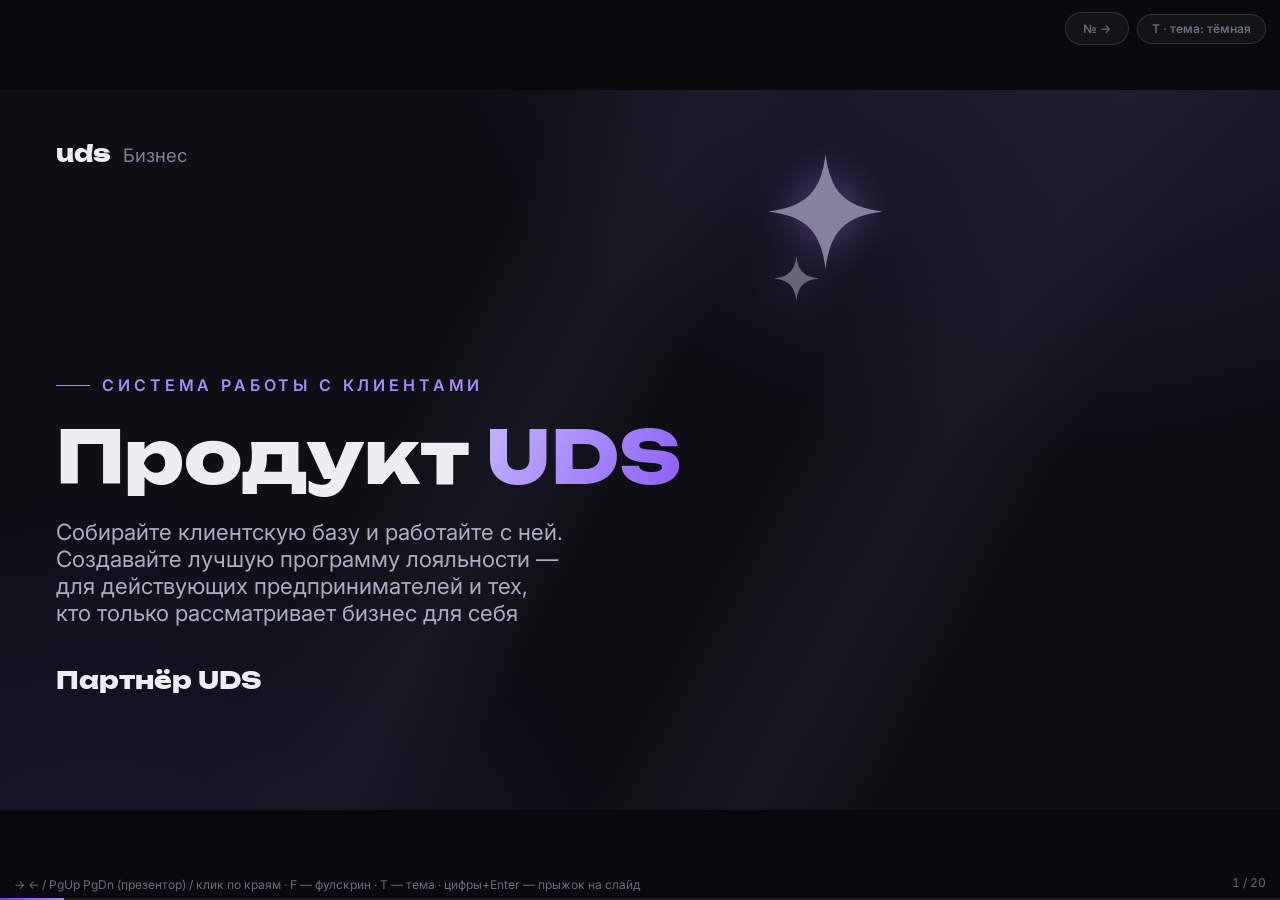
<file: decks/produkt-no-cases.html>
<!doctype html>
<html lang="ru"><head>
<meta charset="utf-8"><meta name="viewport" content="width=device-width,initial-scale=1">
<title>Продукт UDS — кратко, без кейсов</title>
<meta property="og:type" content="website">
<meta property="og:title" content="Продукт UDS — кратко, без кейсов">
<meta property="og:description" content="Интерактивная презентация: как устроена экосистема UDS, оцифровка базы и тарифы — без кейсов клиентов.">
<meta property="og:image" content="https://aliaksrakipov.github.io/uds-decks/assets/img/produkt/app-company.jpg">
<meta name="theme-color" content="#0E0E15">
<link rel="stylesheet" href="../engine/deck.css">
</head><body>
<div class="stage"><div class="deck" id="deck">

<!-- 1 · Титул -->
<section class="slide">
  <svg class="spark" style="right:31cqw; top:5cqw;"><use href="#sparkle"/></svg>
  <svg class="spark sm" style="right:36cqw; top:13cqw;"><use href="#sparkle"/></svg>
  <div class="logo">uds<span>Бизнес</span></div>
  <div class="t-content">
    <div class="eyebrow a" style="--i:0">Система работы с клиентами</div>
    <h1 class="t-h1 a" style="--i:1">Продукт <span class="viol">UDS</span></h1>
    <div class="t-sub a" style="--i:2">Собирайте клиентскую базу и работайте с ней.<br>Создавайте лучшую программу лояльности —<br>для действующих предпринимателей и тех,<br>кто только рассматривает бизнес для себя</div>
    <div class="t-speaker a" style="--i:3"><div class="name" data-partner-name>Партнёр UDS</div></div>
  </div>
</section>

<!-- 2 · Визитка спикера (вставляет движок из ?p=) -->
<section class="slide" data-partner-slide></section>

<!-- 3 · Кратко про нас -->
<section class="slide">
  <div class="logo">uds<span>Бизнес</span></div>
  <div class="head"><div class="eyebrow">Кратко про нас</div><div class="h2">UDS — команда<br><em>IT-разработчиков и маркетологов</em></div></div>
  <div class="stats" style="grid-template-columns:repeat(4,1fr)">
    <div class="stat glass a" style="--i:0"><div class="n viol">12+</div><div class="l">лет на рынке</div></div>
    <div class="stat glass a" style="--i:1"><div class="n viol">30+</div><div class="l">стран присутствия</div></div>
    <div class="stat glass a" style="--i:2"><div class="n viol"><span class="cnt-auto" data-to="7000">7 000</span>+</div><div class="l">компаний</div></div>
    <div class="stat glass a" style="--i:3"><div class="n viol">46+ млн</div><div class="l">пользователей</div></div>
    <div class="glass a" style="--i:4; grid-column:1/-1; padding:1.9cqw 2.4cqw; font-size:1.5cqw; color:var(--mut); text-align:center; line-height:1.5">Резидент <b style="color:var(--ink)">СКОЛКОВО</b> с 2025 года<br>Исследуем и тестируем методы работы с клиентами — и реализуем лучшие практики и инструменты</div>
  </div>
</section>

<!-- 4 · Кому подходит -->
<section class="slide">
  <div class="logo">uds<span>Бизнес</span></div>
  <div class="head"><div class="eyebrow">Кому подходит</div><div class="h2">Подойдёт ли <em>моей компании</em> UDS Бизнес?</div></div>
  <!-- ниши открываются по клику одна за другой; полоска B2C видна с самого начала -->
  <div class="cards c3" style="top:15.5cqw; bottom:14.5cqw; gap:1.8cqw">
    <div class="card glass frag" data-step="1" style="padding:1.6cqw 2.2cqw"><img src="../assets/img/produkt/cat-beauty.png" alt="" style="width:2.8cqw"><div class="k">Бьюти</div><div class="v">Салоны красоты, SPA</div></div>
    <div class="card glass frag" data-step="2" style="padding:1.6cqw 2.2cqw"><img src="../assets/img/produkt/cat-shop.png" alt="" style="width:2.8cqw"><div class="k">Магазины</div><div class="v">Розничные магазины</div></div>
    <div class="card glass frag" data-step="3" style="padding:1.6cqw 2.2cqw"><img src="../assets/img/produkt/cat-horeca.png" alt="" style="width:2.8cqw"><div class="k">HoReCa</div><div class="v">Отели, рестораны, кафе</div></div>
    <div class="card glass frag" data-step="4" style="padding:1.6cqw 2.2cqw"><img src="../assets/img/produkt/cat-auto.png" alt="" style="width:2.8cqw"><div class="k">Авто</div><div class="v">Автосервисы, заправочные станции</div></div>
    <div class="card glass frag" data-step="5" style="padding:1.6cqw 2.2cqw"><img src="../assets/img/produkt/cat-med.png" alt="" style="width:2.8cqw"><div class="k">Медицина</div><div class="v">Медицинские и спортивные центры</div></div>
  </div>
  <div class="card glass hi a" style="--i:1; position:absolute; left:4.4cqw; right:4.4cqw; bottom:5cqw; flex-direction:row; align-items:center; gap:2.6cqw; padding:1.9cqw 2.6cqw; z-index:2">
    <div class="k viol" style="white-space:nowrap">Идеально для B2C</div>
    <div class="v" style="flex:1">UDS подходит розничным компаниям, которые работают с конечным потребителем</div>
  </div>
</section>

<!-- 5 · Наши клиенты -->
<section class="slide">
  <div class="logo">uds<span>Бизнес</span></div>
  <div class="head"><div class="eyebrow">Доверие</div><div class="h2">Наши <em>клиенты</em></div></div>
  <div class="chips">
    <div class="chip lg glass a" style="--i:0; background:#fff"><img src="../assets/img/produkt/logo-cinnabon.png" alt="Cinnabon" style="filter:none; opacity:1"></div>
    <div class="chip lg glass a" style="--i:1"><img src="../assets/img/produkt/logo-adidas.png" alt="adidas" style="height:3cqw"></div>
    <div class="chip lg glass a" style="--i:2"><img src="../assets/img/produkt/logo-nike.png" alt="Nike" style="height:3cqw"></div>
    <div class="chip lg glass a" style="--i:3"><img src="../assets/img/produkt/logo-galamart.png" alt="Галамарт" style="height:2.2cqw"></div>
    <div class="chip lg glass a" style="--i:4"><img src="../assets/img/produkt/logo-kingstore.png" alt="KingStore" style="height:4.4cqw"></div>
    <div class="chip lg glass a" style="--i:5"><img src="../assets/img/produkt/logo-sushilove.png" alt="Суши Love" style="height:2.2cqw"></div>
    <div class="chip lg glass a" style="--i:6; background:#fff"><img src="../assets/img/produkt/logo-travelers-coffee.png" alt="Traveler's Coffee" style="height:4.8cqw; filter:none; opacity:1"></div>
    <div class="chip lg glass a" style="--i:7"><img src="../assets/img/produkt/logo-chistaya-planeta.png" alt="Чистая планета" style="height:4.4cqw"></div>
    <div class="chip lg glass a" style="--i:8"><img src="../assets/img/produkt/logo-maksiflora.png" alt="МаксиФлора" style="height:2.3cqw"></div>
    <div class="chip glass hi a" style="--i:9">и ещё более 7000 компаний</div>
  </div>
</section>

<!-- 6 · Как это работает -->
<section class="slide">
  <div class="logo">uds<span>Бизнес</span></div>
  <div class="head"><div class="eyebrow">Механика</div><div class="h2">Как это <em>работает?</em></div></div>
  <div style="position:absolute; inset:14.5cqw 4.4cqw 6cqw; display:grid; grid-template-columns:1.25fr 1fr; gap:2.4cqw; z-index:2">
    <div style="display:flex; flex-direction:column; gap:1.5cqw; justify-content:center">
      <div class="card glass a" style="--i:0; padding:1.6cqw 2.2cqw"><div class="k"><span class="viol">01 · </span>QR-код на кассе</div><div class="v">На кассе или столах размещается QR-код «Получи скидку»</div></div>
      <div class="card glass a" style="--i:1; padding:1.6cqw 2.2cqw"><div class="k"><span class="viol">02 · </span>Клиент сканирует QR-код</div></div>
      <div class="card glass a" style="--i:2; padding:1.6cqw 2.2cqw"><div class="k"><span class="viol">03 · </span>Вступает в программу лояльности</div></div>
      <div class="card glass a" style="--i:3; padding:1.6cqw 2.2cqw"><div class="k"><span class="viol">04 · </span>Данные клиента попадают в CRM</div></div>
    </div>
    <div class="glass a" style="--i:4; padding:.8cqw; align-self:center"><img src="../assets/img/produkt/qr-tent-card.jpg" alt="QR-код «Получи скидку»: приложение UDS App и Telegram Bot" style="width:100%; border-radius:.9cqw; display:block"></div>
  </div>
</section>

<!-- 7 · Варианты программы лояльности -->
<section class="slide">
  <div class="logo">uds<span>Бизнес</span></div>
  <div class="st-center">
    <div>
      <h1 class="st-h1 a" style="--i:0">Любой вариант <em>программы лояльности</em><small>или все одновременно</small></h1>
      <div class="uds-feats" style="display:grid; grid-template-columns:repeat(3, 17cqw); justify-content:center; gap:1.4cqw 1.8cqw; margin-top:1.8cqw">
        <div class="feat glass a" style="--i:1; padding:1.2cqw 1.2cqw; gap:.9cqw">
          <svg viewBox="0 0 24 24" style="width:2.9cqw; height:2.9cqw"><rect x="7" y="2.5" width="10" height="19" rx="2.5"/><line x1="10.5" y1="18.5" x2="13.5" y2="18.5"/></svg>
          <div class="fl">Мобильное приложение</div>
          <div style="font-size:1.05cqw; color:var(--mut)">uds App для клиентов</div>
        </div>
        <div class="feat glass a" style="--i:2; padding:1.2cqw 1.2cqw; gap:.9cqw">
          <svg viewBox="0 0 24 24" style="width:2.9cqw; height:2.9cqw"><path d="M21 3.5 3.5 10.4l6.7 2.7 2.8 7.4L21 3.5Z"/><line x1="10.2" y1="13.1" x2="15.6" y2="7.9"/></svg>
          <div class="fl">Telegram</div>
          <div style="font-size:1.05cqw; color:var(--mut)">Бот и миниприложение</div>
        </div>
        <div class="feat glass a" style="--i:3; padding:1.2cqw 1.2cqw; gap:.9cqw">
          <svg viewBox="0 0 24 24" style="width:2.9cqw; height:2.9cqw"><path d="M4.5 4.5h15a2 2 0 0 1 2 2v8a2 2 0 0 1-2 2H9.5l-4.5 4v-4h-.5a2 2 0 0 1-2-2v-8a2 2 0 0 1 2-2Z"/><circle cx="8.5" cy="10.5" r=".4"/><circle cx="12" cy="10.5" r=".4"/><circle cx="15.5" cy="10.5" r=".4"/></svg>
          <div class="fl">MAX</div>
          <div style="font-size:1.05cqw; color:var(--mut)">Бот и миниприложение</div>
        </div>
        <div class="feat glass a" style="--i:4; padding:1.2cqw 1.2cqw; gap:.9cqw">
          <svg viewBox="0 0 24 24" style="width:2.9cqw; height:2.9cqw"><path d="M4.5 4.5h15a2 2 0 0 1 2 2v8a2 2 0 0 1-2 2H9.5l-4.5 4v-4h-.5a2 2 0 0 1-2-2v-8a2 2 0 0 1 2-2Z"/><polyline points="8.5 10.8 11 13.2 15.5 8.6"/></svg>
          <div class="fl">VK</div>
          <div style="font-size:1.05cqw; color:var(--mut)">Бот и миниприложение</div>
        </div>
        <div class="feat glass a" style="--i:5; padding:1.2cqw 1.2cqw; gap:.9cqw">
          <svg viewBox="0 0 24 24" style="width:2.9cqw; height:2.9cqw"><rect x="2.5" y="5" width="19" height="14" rx="2.5"/><line x1="2.5" y1="9.5" x2="21.5" y2="9.5"/><line x1="6" y1="14.5" x2="10" y2="14.5"/></svg>
          <div class="fl">Карты Apple Wallet и Google Pay</div>
          <div style="font-size:1.05cqw; color:var(--mut)">Карта в кошельке смартфона</div>
        </div>
        <div class="feat glass a" style="--i:6; padding:1.2cqw 1.2cqw; gap:.9cqw">
          <svg viewBox="0 0 24 24" style="width:2.9cqw; height:2.9cqw"><circle cx="8" cy="8" r=".4"/><circle cx="12" cy="8" r=".4"/><circle cx="16" cy="8" r=".4"/><circle cx="8" cy="12" r=".4"/><circle cx="12" cy="12" r=".4"/><circle cx="16" cy="12" r=".4"/><circle cx="8" cy="16" r=".4"/><circle cx="12" cy="16" r=".4"/><circle cx="16" cy="16" r=".4"/><rect x="4" y="3.5" width="16" height="17" rx="2.5"/></svg>
          <div class="fl">По номеру телефона</div>
          <div style="font-size:1.05cqw; color:var(--mut)">Без установки <span style="white-space:nowrap">чего-либо</span></div>
        </div>
      </div>
    </div>
  </div>
</section>

<!-- 8 · Живые примеры: QR -->
<section class="slide">
  <div class="logo">uds<span>Бизнес</span></div>
  <div class="head"><div class="eyebrow">Попробуйте сами</div><div class="h2">Отсканируйте <em>QR-код</em></div></div>
  <div class="cards c2">
    <div class="card glass a" style="--i:0; align-items:center; text-align:center">
      <img src="../assets/img/produkt/qr-brewery.png" alt="QR ресторана «Местный пивовар»" style="width:17cqw; border-radius:1cqw; background:#fff; padding:.7cqw">
      <div class="k">Ресторан «Местный пивовар»</div>
      <div class="v">Сертификат 25 руб.</div>
    </div>
    <div class="card glass a" style="--i:1; align-items:center; text-align:center">
      <img src="../assets/img/produkt/qr-ecotour.jpg" alt="QR туроператора «Экотур-6»" style="width:17cqw; border-radius:1cqw; background:#fff; padding:.7cqw">
      <div class="k">Туроператор «Экотур-6» · с 1991 года</div>
      <div class="v">30 приветственных бонусов</div>
    </div>
  </div>
</section>

<!-- 9 · uds App -->
<section class="slide">
  <svg class="spark sm" style="left:10cqw; bottom:7cqw;"><use href="#sparkle"/></svg>
  <div class="logo">uds<span>Бизнес</span></div>
  <div class="qr-content">
    <div>
      <div class="eyebrow a" style="--i:0">Экосистема</div>
      <h1 class="qr-h1 a" style="--i:1">uds <em>App</em></h1>
      <div class="qr-sub a" style="--i:2">Приложение для пользователей — клиентов бизнесов на платформе. Бонусы, сертификаты и любимые компании — в одном месте</div>
    </div>
    <div class="a" style="--i:2"><img src="../assets/img/produkt/phone-hand-app.png" alt="uds App на телефоне" style="height:42cqw; display:block; margin:0 auto"></div>
  </div>
</section>

<!-- 10 · UDS App — экраны 1: клиент и каталог -->
<section class="slide">
  <div class="logo">uds<span>Бизнес</span></div>
  <div class="head"><div class="eyebrow">Интерфейс uds App</div><div class="h2">Все компании города — <em>в одном приложении</em></div></div>
  <div style="position:absolute; inset:14.5cqw 12cqw 4.5cqw; display:flex; gap:5cqw; justify-content:center; z-index:2">
    <figure class="a" style="--i:0; margin:0; display:flex; flex-direction:column; align-items:center; gap:1.1cqw">
      <img src="../assets/img/pervichka/app-home.jpg" alt="Главный экран UDS App" style="height:31cqw; border-radius:1.4cqw; border:1px solid var(--panel-line)">
      <figcaption style="font-size:1.3cqw; color:var(--mut)">Главный экран</figcaption>
    </figure>
    <figure class="a" style="--i:1; margin:0; display:flex; flex-direction:column; align-items:center; gap:1.1cqw">
      <img src="../assets/img/pervichka/app-catalog.jpg" alt="Каталог компаний" style="height:31cqw; border-radius:1.4cqw; border:1px solid var(--panel-line)">
      <figcaption style="font-size:1.3cqw; color:var(--mut)">Каталог компаний</figcaption>
    </figure>
    <figure class="a" style="--i:2; margin:0; display:flex; flex-direction:column; align-items:center; gap:1.1cqw">
      <img src="../assets/img/pervichka/app-company.jpg" alt="Страница компании" style="height:31cqw; border-radius:1.4cqw; border:1px solid var(--panel-line)">
      <figcaption style="font-size:1.3cqw; color:var(--mut)">Страница компании</figcaption>
    </figure>
  </div>
</section>

<!-- 11 · UDS App — экраны 2: лояльность и оплата -->
<section class="slide">
  <div class="logo">uds<span>Бизнес</span></div>
  <div class="head"><div class="eyebrow">Интерфейс uds App</div><div class="h2">Бонусы и оплата — <em>в пару касаний</em></div></div>
  <div style="position:absolute; inset:14.5cqw 8cqw 4.5cqw; display:flex; gap:3.5cqw; justify-content:center; z-index:2">
    <figure class="a" style="--i:0; margin:0; display:flex; flex-direction:column; align-items:center; gap:1cqw">
      <img src="../assets/img/pervichka/app-qr-pay.jpg" alt="QR-код при оплате" style="height:28.5cqw; border-radius:1.4cqw; border:1px solid var(--panel-line)">
      <figcaption style="font-size:1.2cqw; color:var(--mut)">QR-код при оплате</figcaption>
    </figure>
    <figure class="a" style="--i:1; margin:0; display:flex; flex-direction:column; align-items:center; gap:1cqw">
      <img src="../assets/img/pervichka/app-shop.jpg" alt="Интернет-магазин" style="height:28.5cqw; border-radius:1.4cqw; border:1px solid var(--panel-line)">
      <figcaption style="font-size:1.2cqw; color:var(--mut)">Интернет-магазин</figcaption>
    </figure>
    <figure class="a" style="--i:2; margin:0; display:flex; flex-direction:column; align-items:center; gap:1cqw">
      <img src="../assets/img/pervichka/app-promo.jpg" alt="Акции и спецпредложения" style="height:28.5cqw; border-radius:1.4cqw; border:1px solid var(--panel-line)">
      <figcaption style="font-size:1.2cqw; color:var(--mut)">Акции и спецпредложения</figcaption>
    </figure>
    <figure class="a" style="--i:3; margin:0; display:flex; flex-direction:column; align-items:center; gap:1cqw">
      <img src="../assets/img/pervichka/app-review.jpg" alt="Оценка обслуживания" style="height:28.5cqw; border-radius:1.4cqw; border:1px solid var(--panel-line)">
      <figcaption style="font-size:1.2cqw; color:var(--mut)">Оценка обслуживания</figcaption>
    </figure>
  </div>
</section>

<!-- 12 · UDS App — экраны 3: статусы и реферальная программа -->
<section class="slide">
  <div class="logo">uds<span>Бизнес</span></div>
  <div class="head"><div class="eyebrow">Интерфейс uds App</div><div class="h2">Статусы и рекомендации — <em>управляемый сарафан</em></div></div>
  <div style="position:absolute; inset:18cqw 12cqw 3.5cqw; display:flex; gap:5cqw; justify-content:center; z-index:2">
    <figure class="a" style="--i:0; margin:0; display:flex; flex-direction:column; align-items:center; gap:1cqw">
      <img src="../assets/img/pervichka/app-status.jpg" alt="Статусы и кешбэк клиента" style="height:27.5cqw; border-radius:1.4cqw; border:1px solid var(--panel-line)">
      <figcaption style="font-size:1.25cqw; color:var(--mut)">Статусы и кешбэк клиента</figcaption>
    </figure>
    <figure class="a" style="--i:1; margin:0; display:flex; flex-direction:column; align-items:center; gap:1cqw">
      <img src="../assets/img/pervichka/app-referral.jpg" alt="Рекомендации друзьям" style="height:27.5cqw; border-radius:1.4cqw; border:1px solid var(--panel-line)">
      <figcaption style="font-size:1.25cqw; color:var(--mut)">Рекомендации друзьям</figcaption>
    </figure>
    <figure class="a" style="--i:2; margin:0; display:flex; flex-direction:column; align-items:center; gap:1cqw">
      <img src="../assets/img/pervichka/app-friends.jpg" alt="Трёхуровневая реферальная программа" style="height:27.5cqw; border-radius:1.4cqw; border:1px solid var(--panel-line)">
      <figcaption style="font-size:1.25cqw; color:var(--mut)">Трёхуровневая реферальная программа</figcaption>
    </figure>
  </div>
</section>

<!-- 13 · Выгоды для клиентов бизнесов -->
<section class="slide">
  <div class="logo">uds<span>Бизнес</span></div>
  <div class="head"><div class="eyebrow">Ключевые выгоды</div><div class="h2">Что получают <em>клиенты бизнесов</em></div></div>
  <div class="cards c3">
    <div class="card glass frag" data-step="1"><div class="n viol">01</div><div class="k">Удобство</div><div class="v">Карта лояльности всегда в смартфоне — не нужен пластик и куча приложений разных бизнесов</div></div>
    <div class="card glass frag" data-step="2"><div class="n viol">02</div><div class="k">Экономия бюджета</div><div class="v">Скидки и бонусы за покупки и рекомендации</div></div>
    <div class="card glass frag" data-step="3"><div class="n viol">03</div><div class="k">Привилегии</div><div class="v">Каждый клиент услышан — может влиять на качество сервиса любимых заведений</div></div>
  </div>
</section>

<!-- 14 · Флагман: миниприложение в Telegram -->
<section class="slide">
  <div class="logo">uds<span>Бизнес</span></div>
  <div class="c-content">
    <div class="c-photo glass a" style="--i:0"><img src="../assets/img/produkt/tg-miniapp.png" alt="Миниприложение UDS в Telegram" style="object-fit:contain"></div>
    <div>
      <div class="eyebrow a" style="--i:0">Флагман</div>
      <div class="c-who chrome a" style="--i:1; margin-top:1cqw">Собственное миниприложение<br>в Telegram</div>
      <ul class="sp-facts" style="margin-top:2.2cqw">
        <li class="a" style="--i:2">Программа лояльности</li>
        <li class="a" style="--i:3">Обратная связь</li>
        <li class="a" style="--i:4">Рассылка в Telegram</li>
        <li class="a" style="--i:5">Интернет-магазин (электронное меню)</li>
        <li class="a" style="--i:6">Онлайн-запись</li>
        <li class="a" style="--i:7">Бонусы за рекомендации — и многое другое</li>
      </ul>
    </div>
  </div>
</section>

<!-- 15 · uds Бизнес -->
<section class="slide">
  <svg class="spark sm" style="left:12cqw; top:8cqw;"><use href="#sparkle"/></svg>
  <div class="logo">uds<span>Бизнес</span></div>
  <div class="qr-content">
    <div>
      <div class="eyebrow a" style="--i:0">Экосистема</div>
      <h1 class="qr-h1 a" style="--i:1">uds <em>Бизнес</em></h1>
      <div class="qr-sub a" style="--i:2">Приложение для предпринимателей — бизнесов на платформе. Клиентская база, аналитика и управление программой лояльности</div>
    </div>
    <div class="a" style="--i:2"><img src="../assets/img/produkt/phone-uds-biznes.png" alt="Приложение uds Бизнес" style="height:40cqw; display:block; margin:0 auto"></div>
  </div>
</section>

<!-- 16 · Какие задачи решает -->
<section class="slide">
  <div class="logo">uds<span>Бизнес</span></div>
  <div class="head"><div class="eyebrow">Задачи</div><div class="h2">Какие задачи решает <em>UDS Бизнес?</em></div></div>
  <div class="cards c3">
    <div class="card glass frag" data-step="1"><div class="n viol">01</div><div class="k">Снижение оттока клиентов</div></div>
    <div class="card glass frag" data-step="2"><div class="n viol">02</div><div class="k">Снижение расходов на скидку и рекламу</div></div>
    <div class="card glass frag" data-step="3"><div class="n viol">03</div><div class="k">Увеличение среднего чека</div></div>
    <div class="card glass frag" data-step="4"><div class="n viol">04</div><div class="k">Повторные покупки</div></div>
    <div class="card glass frag" data-step="5"><div class="n viol">05</div><div class="k">Привлечение новых клиентов</div></div>
  </div>
</section>

<!-- 17 · Видеообзор: Коротко о UDS Бизнес -->
<section class="slide">
  <div class="logo">uds<span>Бизнес</span></div>
  <div class="head"><div class="eyebrow">Видеоролик</div><div class="h2">Коротко о <em>UDS Бизнес</em></div></div>
  <div style="position:absolute; inset:14.5cqw 12cqw 4.5cqw; z-index:2; display:flex; justify-content:center; align-items:center">
    <div class="a" style="--i:0; padding:.8cqw; width:100%; height:100%; display:flex; border:1px solid var(--panel-line); border-radius:1.4cqw; background:#000">
      <iframe
        src="https://www.youtube-nocookie.com/embed/9hTL4q7Pvv8?rel=0&modestbranding=1&playsinline=1"
        title="UDS Бизнес — видеообзор"
        style="width:100%; height:100%; border:0; border-radius:1cqw;"
        allow="accelerometer; autoplay; clipboard-write; encrypted-media; gyroscope; picture-in-picture; web-share"
        allowfullscreen>
      </iframe>
    </div>
  </div>
</section>

<!-- 18 · Выгоды для предпринимателя -->
<section class="slide">
  <div class="logo">uds<span>Бизнес</span></div>
  <div class="head"><div class="eyebrow">Ключевые выгоды</div><div class="h2">Что получает <em>предприниматель</em></div></div>
  <div class="cards c2">
    <div class="card glass frag" data-step="1"><div class="k">Быстро</div><div class="v">30–60 минут на создание программы лояльности</div></div>
    <div class="card glass frag" data-step="2"><div class="k">Просто</div><div class="v">Может сделать каждый</div></div>
    <div class="card glass frag" data-step="3"><div class="k">Увеличение LTV</div><div class="v">Пожизненной ценности клиента: покупатели возвращаются чаще и тратят больше</div></div>
    <div class="card glass frag" data-step="4"><div class="k">Управляемый «сарафан»</div><div class="v">Рекомендации перестают быть случайностью — за них начисляются бонусы</div></div>
  </div>
</section>

<!-- 19 · Как попробовать -->
<section class="slide">
  <div class="logo">uds<span>Бизнес</span></div>
  <div class="st-glow"></div>
  <div class="st-center">
    <div class="eyebrow a" style="--i:0">Как попробовать</div>
    <h1 class="st-h1 a" style="--i:1">Бесплатная <em>TRIAL-версия</em><br>на 7 дней</h1>
  </div>
</section>

<!-- 20 · Тарифы -->
<section class="slide">
  <div class="logo">uds<span>Бизнес</span></div>
  <div class="head"><div class="eyebrow">Тарифы</div><div class="h2">Pro и Lite — <em>под задачи бизнеса</em></div></div>
  <div class="tbl">
    <div class="thead-note">Разработаны с учётом пожеланий и потребностей предпринимателей · Pro можно приобрести тремя способами · опция «Внедрение и сопровождение» доступна дополнительно на тарифе Pro</div>
    <table>
      <tr><th>Тариф</th><th>Что входит</th><th>Оплата</th></tr>
      <tr><td colspan="3" style="padding:1.4cqw 1.6cqw .5cqw; font-size:1.15cqw; letter-spacing:.16em; text-transform:uppercase; color:var(--acc); font-weight:700; border-top:none">PRO</td></tr>
      <tr class="hl frag" data-step="1"><td><b>Start</b></td><td class="mut">Полный функционал: стратегия увеличения прибыли, аналитика, работа с персоналом, оповещения клиентов</td><td class="acc">130 у.е./мес</td></tr>
      <tr class="frag" data-step="2"><td><b>Smart</b> <span style="color:var(--mut2)">покупка</span></td><td class="mut">Полный функционал</td><td>1 500 у.е. единоразово + 50 у.е./мес</td></tr>
      <tr class="frag" data-step="2"><td><b>Smart</b> <span style="color:var(--mut2)">рассрочка</span></td><td class="mut">Полный функционал · рассрочка на 12 мес</td><td>200 у.е./мес</td></tr>
      <tr><td colspan="3" style="padding:1.4cqw 1.6cqw .5cqw; font-size:1.15cqw; letter-spacing:.16em; text-transform:uppercase; color:var(--acc); font-weight:700">LITE</td></tr>
      <tr class="frag" data-step="3"><td><b>Lite</b></td><td class="mut">Базовый функционал: приложение, Telegram-бот и сайт, клиентская база, бонусная программа, обратная связь</td><td>50 у.е./мес</td></tr>
    </table>
  </div>
</section>

<!-- 21 · Финал -->
<section class="slide">
  <svg class="spark" style="left:10cqw; bottom:8cqw;"><use href="#sparkle"/></svg>
  <svg class="spark sm" style="left:16cqw; bottom:5cqw;"><use href="#sparkle"/></svg>
  <div class="logo">uds<span>Бизнес</span></div>
  <div class="st-glow"></div>
  <div class="st-center">
    <div>
      <div class="eyebrow a" style="--i:0">Присоединяйтесь</div>
      <h1 class="st-h1 a" style="--i:1">Мы помогаем клиентам нашего сервиса<br><em>улучшать свой бизнес</em> каждый день</h1>
      <div class="qr-contact a" data-partner-contact style="--i:2; margin-top:2.6cqw"></div>
    </div>
  </div>
</section>

</div></div>
<script src="../config.js"></script>
<script src="../partners.js"></script>
<script src="../engine/partners-remote.js"></script>
<script src="../engine/partner.js"></script>
<script src="../engine/deck.js"></script>
</body></html>
</file>
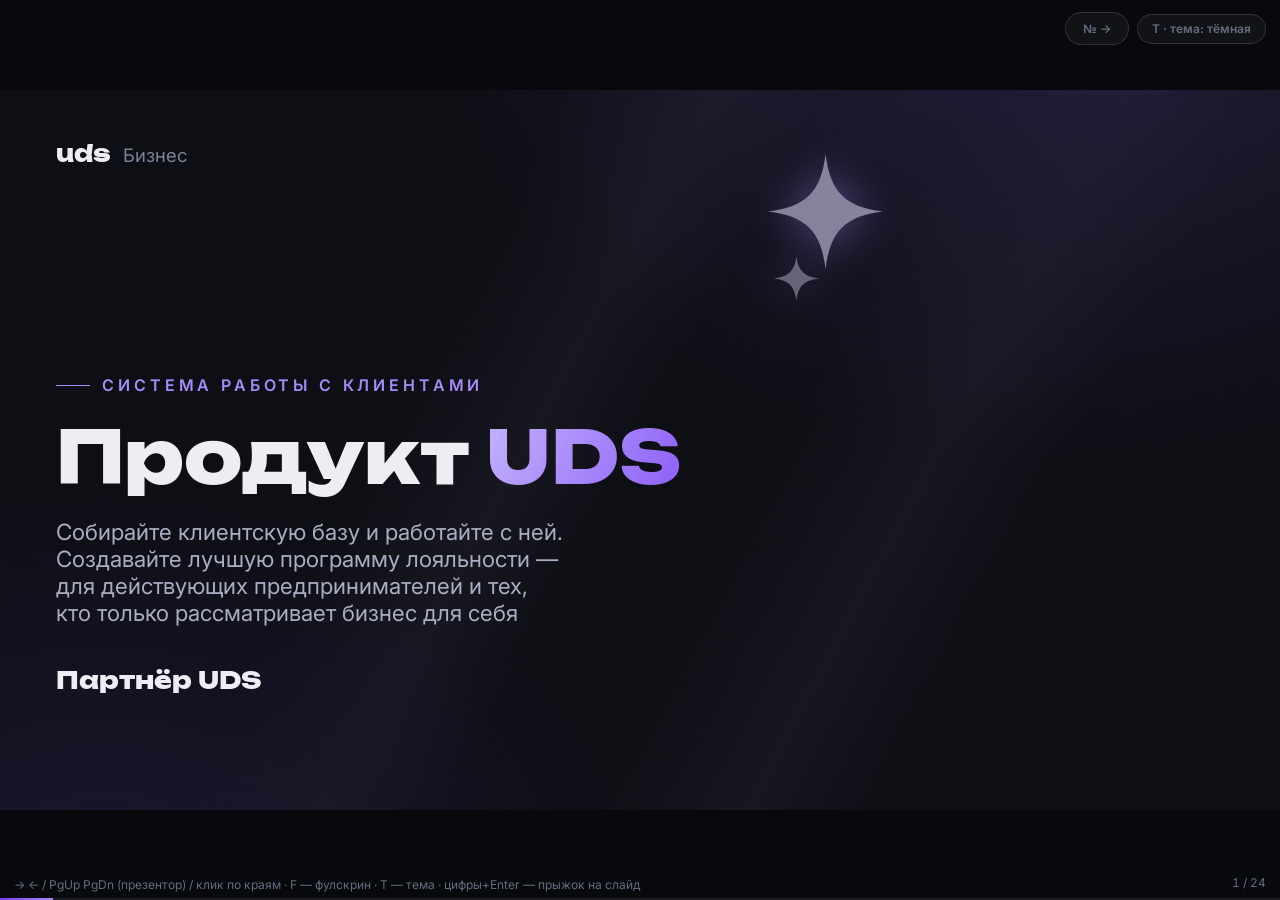
<file: decks/produkt.html>
<!doctype html>
<html lang="ru"><head>
<meta charset="utf-8"><meta name="viewport" content="width=device-width,initial-scale=1">
<title>Продукт UDS — система работы с клиентами</title>
<meta property="og:type" content="website">
<meta property="og:title" content="Продукт UDS — система работы с клиентами">
<meta property="og:description" content="Интерактивная презентация: как устроена экосистема UDS, оцифровка базы, кейсы и тарифы.">
<meta property="og:image" content="https://aliaksrakipov.github.io/uds-decks/assets/img/produkt/app-company.jpg">
<meta name="theme-color" content="#0E0E15">
<link rel="stylesheet" href="../engine/deck.css">
</head><body>
<div class="stage"><div class="deck" id="deck">

<!-- 1 · Титул -->
<section class="slide">
  <svg class="spark" style="right:31cqw; top:5cqw;"><use href="#sparkle"/></svg>
  <svg class="spark sm" style="right:36cqw; top:13cqw;"><use href="#sparkle"/></svg>
  <div class="logo">uds<span>Бизнес</span></div>
  <div class="t-content">
    <div class="eyebrow a" style="--i:0">Система работы с клиентами</div>
    <h1 class="t-h1 a" style="--i:1">Продукт <span class="viol">UDS</span></h1>
    <div class="t-sub a" style="--i:2">Собирайте клиентскую базу и работайте с ней.<br>Создавайте лучшую программу лояльности —<br>для действующих предпринимателей и тех,<br>кто только рассматривает бизнес для себя</div>
    <div class="t-speaker a" style="--i:3"><div class="name" data-partner-name>Партнёр UDS</div></div>
  </div>
</section>

<!-- 2 · Визитка спикера (вставляет движок из ?p=) -->
<section class="slide" data-partner-slide></section>

<!-- 3 · Кратко про нас -->
<section class="slide">
  <div class="logo">uds<span>Бизнес</span></div>
  <div class="head"><div class="eyebrow">Кратко про нас</div><div class="h2">UDS — команда<br><em>IT-разработчиков и маркетологов</em></div></div>
  <div class="stats" style="grid-template-columns:repeat(4,1fr)">
    <div class="stat glass a" style="--i:0"><div class="n viol">12+</div><div class="l">лет на рынке</div></div>
    <div class="stat glass a" style="--i:1"><div class="n viol">30+</div><div class="l">стран присутствия</div></div>
    <div class="stat glass a" style="--i:2"><div class="n viol"><span class="cnt-auto" data-to="7000">7 000</span>+</div><div class="l">компаний</div></div>
    <div class="stat glass a" style="--i:3"><div class="n viol">46+ млн</div><div class="l">пользователей</div></div>
    <div class="glass a" style="--i:4; grid-column:1/-1; padding:1.9cqw 2.4cqw; font-size:1.5cqw; color:var(--mut); text-align:center; line-height:1.5">Резидент <b style="color:var(--ink)">СКОЛКОВО</b> с 2025 года<br>Исследуем и тестируем методы работы с клиентами — и реализуем лучшие практики и инструменты</div>
  </div>
</section>

<!-- 4 · Кому подходит -->
<section class="slide">
  <div class="logo">uds<span>Бизнес</span></div>
  <div class="head"><div class="eyebrow">Кому подходит</div><div class="h2">Подойдёт ли <em>моей компании</em> UDS Бизнес?</div></div>
  <!-- ниши открываются по клику одна за другой; полоска B2C видна с самого начала -->
  <div class="cards c3" style="top:15.5cqw; bottom:14.5cqw; gap:1.8cqw">
    <div class="card glass frag" data-step="1" style="padding:1.6cqw 2.2cqw"><img src="../assets/img/produkt/cat-beauty.png" alt="" style="width:2.8cqw"><div class="k">Бьюти</div><div class="v">Салоны красоты, SPA</div></div>
    <div class="card glass frag" data-step="2" style="padding:1.6cqw 2.2cqw"><img src="../assets/img/produkt/cat-shop.png" alt="" style="width:2.8cqw"><div class="k">Магазины</div><div class="v">Розничные магазины</div></div>
    <div class="card glass frag" data-step="3" style="padding:1.6cqw 2.2cqw"><img src="../assets/img/produkt/cat-horeca.png" alt="" style="width:2.8cqw"><div class="k">HoReCa</div><div class="v">Отели, рестораны, кафе</div></div>
    <div class="card glass frag" data-step="4" style="padding:1.6cqw 2.2cqw"><img src="../assets/img/produkt/cat-auto.png" alt="" style="width:2.8cqw"><div class="k">Авто</div><div class="v">Автосервисы, заправочные станции</div></div>
    <div class="card glass frag" data-step="5" style="padding:1.6cqw 2.2cqw"><img src="../assets/img/produkt/cat-med.png" alt="" style="width:2.8cqw"><div class="k">Медицина</div><div class="v">Медицинские и спортивные центры</div></div>
  </div>
  <div class="card glass hi a" style="--i:1; position:absolute; left:4.4cqw; right:4.4cqw; bottom:5cqw; flex-direction:row; align-items:center; gap:2.6cqw; padding:1.9cqw 2.6cqw; z-index:2">
    <div class="k viol" style="white-space:nowrap">Идеально для B2C</div>
    <div class="v" style="flex:1">UDS подходит розничным компаниям, которые работают с конечным потребителем</div>
  </div>
</section>

<!-- 5 · Наши клиенты -->
<section class="slide">
  <div class="logo">uds<span>Бизнес</span></div>
  <div class="head"><div class="eyebrow">Доверие</div><div class="h2">Наши <em>клиенты</em></div></div>
  <div class="chips">
    <div class="chip lg glass a" style="--i:0; background:#fff"><img src="../assets/img/produkt/logo-cinnabon.png" alt="Cinnabon" style="filter:none; opacity:1"></div>
    <div class="chip lg glass a" style="--i:1"><img src="../assets/img/produkt/logo-adidas.png" alt="adidas" style="height:3cqw"></div>
    <div class="chip lg glass a" style="--i:2"><img src="../assets/img/produkt/logo-nike.png" alt="Nike" style="height:3cqw"></div>
    <div class="chip lg glass a" style="--i:3"><img src="../assets/img/produkt/logo-galamart.png" alt="Галамарт" style="height:2.2cqw"></div>
    <div class="chip lg glass a" style="--i:4"><img src="../assets/img/produkt/logo-kingstore.png" alt="KingStore" style="height:4.4cqw"></div>
    <div class="chip lg glass a" style="--i:5"><img src="../assets/img/produkt/logo-sushilove.png" alt="Суши Love" style="height:2.2cqw"></div>
    <div class="chip lg glass a" style="--i:6; background:#fff"><img src="../assets/img/produkt/logo-travelers-coffee.png" alt="Traveler's Coffee" style="height:4.8cqw; filter:none; opacity:1"></div>
    <div class="chip lg glass a" style="--i:7"><img src="../assets/img/produkt/logo-chistaya-planeta.png" alt="Чистая планета" style="height:4.4cqw"></div>
    <div class="chip lg glass a" style="--i:8"><img src="../assets/img/produkt/logo-maksiflora.png" alt="МаксиФлора" style="height:2.3cqw"></div>
    <div class="chip glass hi a" style="--i:9">и ещё более 7000 компаний</div>
  </div>
</section>

<!-- 6 · Как это работает -->
<section class="slide">
  <div class="logo">uds<span>Бизнес</span></div>
  <div class="head"><div class="eyebrow">Механика</div><div class="h2">Как это <em>работает?</em></div></div>
  <div style="position:absolute; inset:14.5cqw 4.4cqw 6cqw; display:grid; grid-template-columns:1.25fr 1fr; gap:2.4cqw; z-index:2">
    <div style="display:flex; flex-direction:column; gap:1.5cqw; justify-content:center">
      <div class="card glass a" style="--i:0; padding:1.6cqw 2.2cqw"><div class="k"><span class="viol">01 · </span>QR-код на кассе</div><div class="v">На кассе или столах размещается QR-код «Получи скидку»</div></div>
      <div class="card glass a" style="--i:1; padding:1.6cqw 2.2cqw"><div class="k"><span class="viol">02 · </span>Клиент сканирует QR-код</div></div>
      <div class="card glass a" style="--i:2; padding:1.6cqw 2.2cqw"><div class="k"><span class="viol">03 · </span>Вступает в программу лояльности</div></div>
      <div class="card glass a" style="--i:3; padding:1.6cqw 2.2cqw"><div class="k"><span class="viol">04 · </span>Данные клиента попадают в CRM</div></div>
    </div>
    <div class="glass a" style="--i:4; padding:.8cqw; align-self:center"><img src="../assets/img/produkt/qr-tent-card.jpg" alt="QR-код «Получи скидку»: приложение UDS App и Telegram Bot" style="width:100%; border-radius:.9cqw; display:block"></div>
  </div>
</section>

<!-- 7 · Варианты программы лояльности -->
<section class="slide">
  <div class="logo">uds<span>Бизнес</span></div>
  <div class="st-center">
    <div>
      <h1 class="st-h1 a" style="--i:0">Любой вариант <em>программы лояльности</em><small>или все одновременно</small></h1>
      <div class="uds-feats" style="display:grid; grid-template-columns:repeat(3, 17cqw); justify-content:center; gap:1.4cqw 1.8cqw; margin-top:1.8cqw">
        <div class="feat glass a" style="--i:1; padding:1.2cqw 1.2cqw; gap:.9cqw">
          <svg viewBox="0 0 24 24" style="width:2.9cqw; height:2.9cqw"><rect x="7" y="2.5" width="10" height="19" rx="2.5"/><line x1="10.5" y1="18.5" x2="13.5" y2="18.5"/></svg>
          <div class="fl">Мобильное приложение</div>
          <div style="font-size:1.05cqw; color:var(--mut)">uds App для клиентов</div>
        </div>
        <div class="feat glass a" style="--i:2; padding:1.2cqw 1.2cqw; gap:.9cqw">
          <svg viewBox="0 0 24 24" style="width:2.9cqw; height:2.9cqw"><path d="M21 3.5 3.5 10.4l6.7 2.7 2.8 7.4L21 3.5Z"/><line x1="10.2" y1="13.1" x2="15.6" y2="7.9"/></svg>
          <div class="fl">Telegram</div>
          <div style="font-size:1.05cqw; color:var(--mut)">Бот и миниприложение</div>
        </div>
        <div class="feat glass a" style="--i:3; padding:1.2cqw 1.2cqw; gap:.9cqw">
          <svg viewBox="0 0 24 24" style="width:2.9cqw; height:2.9cqw"><path d="M4.5 4.5h15a2 2 0 0 1 2 2v8a2 2 0 0 1-2 2H9.5l-4.5 4v-4h-.5a2 2 0 0 1-2-2v-8a2 2 0 0 1 2-2Z"/><circle cx="8.5" cy="10.5" r=".4"/><circle cx="12" cy="10.5" r=".4"/><circle cx="15.5" cy="10.5" r=".4"/></svg>
          <div class="fl">MAX</div>
          <div style="font-size:1.05cqw; color:var(--mut)">Бот и миниприложение</div>
        </div>
        <div class="feat glass a" style="--i:4; padding:1.2cqw 1.2cqw; gap:.9cqw">
          <svg viewBox="0 0 24 24" style="width:2.9cqw; height:2.9cqw"><path d="M4.5 4.5h15a2 2 0 0 1 2 2v8a2 2 0 0 1-2 2H9.5l-4.5 4v-4h-.5a2 2 0 0 1-2-2v-8a2 2 0 0 1 2-2Z"/><polyline points="8.5 10.8 11 13.2 15.5 8.6"/></svg>
          <div class="fl">VK</div>
          <div style="font-size:1.05cqw; color:var(--mut)">Бот и миниприложение</div>
        </div>
        <div class="feat glass a" style="--i:5; padding:1.2cqw 1.2cqw; gap:.9cqw">
          <svg viewBox="0 0 24 24" style="width:2.9cqw; height:2.9cqw"><rect x="2.5" y="5" width="19" height="14" rx="2.5"/><line x1="2.5" y1="9.5" x2="21.5" y2="9.5"/><line x1="6" y1="14.5" x2="10" y2="14.5"/></svg>
          <div class="fl">Карты Apple Wallet и Google Pay</div>
          <div style="font-size:1.05cqw; color:var(--mut)">Карта в кошельке смартфона</div>
        </div>
        <div class="feat glass a" style="--i:6; padding:1.2cqw 1.2cqw; gap:.9cqw">
          <svg viewBox="0 0 24 24" style="width:2.9cqw; height:2.9cqw"><circle cx="8" cy="8" r=".4"/><circle cx="12" cy="8" r=".4"/><circle cx="16" cy="8" r=".4"/><circle cx="8" cy="12" r=".4"/><circle cx="12" cy="12" r=".4"/><circle cx="16" cy="12" r=".4"/><circle cx="8" cy="16" r=".4"/><circle cx="12" cy="16" r=".4"/><circle cx="16" cy="16" r=".4"/><rect x="4" y="3.5" width="16" height="17" rx="2.5"/></svg>
          <div class="fl">По номеру телефона</div>
          <div style="font-size:1.05cqw; color:var(--mut)">Без установки <span style="white-space:nowrap">чего-либо</span></div>
        </div>
      </div>
    </div>
  </div>
</section>

<!-- 8 · Живые примеры: QR -->
<section class="slide">
  <div class="logo">uds<span>Бизнес</span></div>
  <div class="head"><div class="eyebrow">Попробуйте сами</div><div class="h2">Отсканируйте <em>QR-код</em></div></div>
  <div class="cards c2">
    <div class="card glass a" style="--i:0; align-items:center; text-align:center">
      <img src="../assets/img/produkt/qr-brewery.png" alt="QR ресторана «Местный пивовар»" style="width:17cqw; border-radius:1cqw; background:#fff; padding:.7cqw">
      <div class="k">Ресторан «Местный пивовар»</div>
      <div class="v">Сертификат 25 руб.</div>
    </div>
    <div class="card glass a" style="--i:1; align-items:center; text-align:center">
      <img src="../assets/img/produkt/qr-ecotour.jpg" alt="QR туроператора «Экотур-6»" style="width:17cqw; border-radius:1cqw; background:#fff; padding:.7cqw">
      <div class="k">Туроператор «Экотур-6» · с 1991 года</div>
      <div class="v">30 приветственных бонусов</div>
    </div>
  </div>
</section>

<!-- 9 · uds App -->
<section class="slide">
  <svg class="spark sm" style="left:10cqw; bottom:7cqw;"><use href="#sparkle"/></svg>
  <div class="logo">uds<span>Бизнес</span></div>
  <div class="qr-content">
    <div>
      <div class="eyebrow a" style="--i:0">Экосистема</div>
      <h1 class="qr-h1 a" style="--i:1">uds <em>App</em></h1>
      <div class="qr-sub a" style="--i:2">Приложение для пользователей — клиентов бизнесов на платформе. Бонусы, сертификаты и любимые компании — в одном месте</div>
    </div>
    <div class="a" style="--i:2"><img src="../assets/img/produkt/phone-hand-app.png" alt="uds App на телефоне" style="height:42cqw; display:block; margin:0 auto"></div>
  </div>
</section>

<!-- 10 · UDS App — экраны 1: клиент и каталог -->
<section class="slide">
  <div class="logo">uds<span>Бизнес</span></div>
  <div class="head"><div class="eyebrow">Интерфейс uds App</div><div class="h2">Все компании города — <em>в одном приложении</em></div></div>
  <div style="position:absolute; inset:14.5cqw 12cqw 4.5cqw; display:flex; gap:5cqw; justify-content:center; z-index:2">
    <figure class="a" style="--i:0; margin:0; display:flex; flex-direction:column; align-items:center; gap:1.1cqw">
      <img src="../assets/img/pervichka/app-home.jpg" alt="Главный экран UDS App" style="height:31cqw; border-radius:1.4cqw; border:1px solid var(--panel-line)">
      <figcaption style="font-size:1.3cqw; color:var(--mut)">Главный экран</figcaption>
    </figure>
    <figure class="a" style="--i:1; margin:0; display:flex; flex-direction:column; align-items:center; gap:1.1cqw">
      <img src="../assets/img/pervichka/app-catalog.jpg" alt="Каталог компаний" style="height:31cqw; border-radius:1.4cqw; border:1px solid var(--panel-line)">
      <figcaption style="font-size:1.3cqw; color:var(--mut)">Каталог компаний</figcaption>
    </figure>
    <figure class="a" style="--i:2; margin:0; display:flex; flex-direction:column; align-items:center; gap:1.1cqw">
      <img src="../assets/img/pervichka/app-company.jpg" alt="Страница компании" style="height:31cqw; border-radius:1.4cqw; border:1px solid var(--panel-line)">
      <figcaption style="font-size:1.3cqw; color:var(--mut)">Страница компании</figcaption>
    </figure>
  </div>
</section>

<!-- 11 · UDS App — экраны 2: лояльность и оплата -->
<section class="slide">
  <div class="logo">uds<span>Бизнес</span></div>
  <div class="head"><div class="eyebrow">Интерфейс uds App</div><div class="h2">Бонусы и оплата — <em>в пару касаний</em></div></div>
  <div style="position:absolute; inset:14.5cqw 8cqw 4.5cqw; display:flex; gap:3.5cqw; justify-content:center; z-index:2">
    <figure class="a" style="--i:0; margin:0; display:flex; flex-direction:column; align-items:center; gap:1cqw">
      <img src="../assets/img/pervichka/app-qr-pay.jpg" alt="QR-код при оплате" style="height:28.5cqw; border-radius:1.4cqw; border:1px solid var(--panel-line)">
      <figcaption style="font-size:1.2cqw; color:var(--mut)">QR-код при оплате</figcaption>
    </figure>
    <figure class="a" style="--i:1; margin:0; display:flex; flex-direction:column; align-items:center; gap:1cqw">
      <img src="../assets/img/pervichka/app-shop.jpg" alt="Интернет-магазин" style="height:28.5cqw; border-radius:1.4cqw; border:1px solid var(--panel-line)">
      <figcaption style="font-size:1.2cqw; color:var(--mut)">Интернет-магазин</figcaption>
    </figure>
    <figure class="a" style="--i:2; margin:0; display:flex; flex-direction:column; align-items:center; gap:1cqw">
      <img src="../assets/img/pervichka/app-promo.jpg" alt="Акции и спецпредложения" style="height:28.5cqw; border-radius:1.4cqw; border:1px solid var(--panel-line)">
      <figcaption style="font-size:1.2cqw; color:var(--mut)">Акции и спецпредложения</figcaption>
    </figure>
    <figure class="a" style="--i:3; margin:0; display:flex; flex-direction:column; align-items:center; gap:1cqw">
      <img src="../assets/img/pervichka/app-review.jpg" alt="Оценка обслуживания" style="height:28.5cqw; border-radius:1.4cqw; border:1px solid var(--panel-line)">
      <figcaption style="font-size:1.2cqw; color:var(--mut)">Оценка обслуживания</figcaption>
    </figure>
  </div>
</section>

<!-- 12 · UDS App — экраны 3: статусы и реферальная программа -->
<section class="slide">
  <div class="logo">uds<span>Бизнес</span></div>
  <div class="head"><div class="eyebrow">Интерфейс uds App</div><div class="h2">Статусы и рекомендации — <em>управляемый сарафан</em></div></div>
  <div style="position:absolute; inset:18cqw 12cqw 3.5cqw; display:flex; gap:5cqw; justify-content:center; z-index:2">
    <figure class="a" style="--i:0; margin:0; display:flex; flex-direction:column; align-items:center; gap:1cqw">
      <img src="../assets/img/pervichka/app-status.jpg" alt="Статусы и кешбэк клиента" style="height:27.5cqw; border-radius:1.4cqw; border:1px solid var(--panel-line)">
      <figcaption style="font-size:1.25cqw; color:var(--mut)">Статусы и кешбэк клиента</figcaption>
    </figure>
    <figure class="a" style="--i:1; margin:0; display:flex; flex-direction:column; align-items:center; gap:1cqw">
      <img src="../assets/img/pervichka/app-referral.jpg" alt="Рекомендации друзьям" style="height:27.5cqw; border-radius:1.4cqw; border:1px solid var(--panel-line)">
      <figcaption style="font-size:1.25cqw; color:var(--mut)">Рекомендации друзьям</figcaption>
    </figure>
    <figure class="a" style="--i:2; margin:0; display:flex; flex-direction:column; align-items:center; gap:1cqw">
      <img src="../assets/img/pervichka/app-friends.jpg" alt="Трёхуровневая реферальная программа" style="height:27.5cqw; border-radius:1.4cqw; border:1px solid var(--panel-line)">
      <figcaption style="font-size:1.25cqw; color:var(--mut)">Трёхуровневая реферальная программа</figcaption>
    </figure>
  </div>
</section>

<!-- 13 · Выгоды для клиентов бизнесов -->
<section class="slide">
  <div class="logo">uds<span>Бизнес</span></div>
  <div class="head"><div class="eyebrow">Ключевые выгоды</div><div class="h2">Что получают <em>клиенты бизнесов</em></div></div>
  <div class="cards c3">
    <div class="card glass frag" data-step="1"><div class="n viol">01</div><div class="k">Удобство</div><div class="v">Карта лояльности всегда в смартфоне — не нужен пластик и куча приложений разных бизнесов</div></div>
    <div class="card glass frag" data-step="2"><div class="n viol">02</div><div class="k">Экономия бюджета</div><div class="v">Скидки и бонусы за покупки и рекомендации</div></div>
    <div class="card glass frag" data-step="3"><div class="n viol">03</div><div class="k">Привилегии</div><div class="v">Каждый клиент услышан — может влиять на качество сервиса любимых заведений</div></div>
  </div>
</section>

<!-- 14 · Флагман: миниприложение в Telegram -->
<section class="slide">
  <div class="logo">uds<span>Бизнес</span></div>
  <div class="c-content">
    <div class="c-photo glass a" style="--i:0"><img src="../assets/img/produkt/tg-miniapp.png" alt="Миниприложение UDS в Telegram" style="object-fit:contain"></div>
    <div>
      <div class="eyebrow a" style="--i:0">Флагман</div>
      <div class="c-who chrome a" style="--i:1; margin-top:1cqw">Собственное миниприложение<br>в Telegram</div>
      <ul class="sp-facts" style="margin-top:2.2cqw">
        <li class="a" style="--i:2">Программа лояльности</li>
        <li class="a" style="--i:3">Обратная связь</li>
        <li class="a" style="--i:4">Рассылка в Telegram</li>
        <li class="a" style="--i:5">Интернет-магазин (электронное меню)</li>
        <li class="a" style="--i:6">Онлайн-запись</li>
        <li class="a" style="--i:7">Бонусы за рекомендации — и многое другое</li>
      </ul>
    </div>
  </div>
</section>

<!-- 15 · uds Бизнес -->
<section class="slide">
  <svg class="spark sm" style="left:12cqw; top:8cqw;"><use href="#sparkle"/></svg>
  <div class="logo">uds<span>Бизнес</span></div>
  <div class="qr-content">
    <div>
      <div class="eyebrow a" style="--i:0">Экосистема</div>
      <h1 class="qr-h1 a" style="--i:1">uds <em>Бизнес</em></h1>
      <div class="qr-sub a" style="--i:2">Приложение для предпринимателей — бизнесов на платформе. Клиентская база, аналитика и управление программой лояльности</div>
    </div>
    <div class="a" style="--i:2"><img src="../assets/img/produkt/phone-uds-biznes.png" alt="Приложение uds Бизнес" style="height:40cqw; display:block; margin:0 auto"></div>
  </div>
</section>

<!-- 16 · Какие задачи решает -->
<section class="slide">
  <div class="logo">uds<span>Бизнес</span></div>
  <div class="head"><div class="eyebrow">Задачи</div><div class="h2">Какие задачи решает <em>UDS Бизнес?</em></div></div>
  <div class="cards c3">
    <div class="card glass frag" data-step="1"><div class="n viol">01</div><div class="k">Снижение оттока клиентов</div></div>
    <div class="card glass frag" data-step="2"><div class="n viol">02</div><div class="k">Снижение расходов на скидку и рекламу</div></div>
    <div class="card glass frag" data-step="3"><div class="n viol">03</div><div class="k">Увеличение среднего чека</div></div>
    <div class="card glass frag" data-step="4"><div class="n viol">04</div><div class="k">Повторные покупки</div></div>
    <div class="card glass frag" data-step="5"><div class="n viol">05</div><div class="k">Привлечение новых клиентов</div></div>
  </div>
</section>

<!-- 17 · Видеообзор: Коротко о UDS Бизнес -->
<section class="slide">
  <div class="logo">uds<span>Бизнес</span></div>
  <div class="head"><div class="eyebrow">Видеоролик</div><div class="h2">Коротко о <em>UDS Бизнес</em></div></div>
  <div style="position:absolute; inset:14.5cqw 12cqw 4.5cqw; z-index:2; display:flex; justify-content:center; align-items:center">
    <div class="a" style="--i:0; padding:.8cqw; width:100%; height:100%; display:flex; border:1px solid var(--panel-line); border-radius:1.4cqw; background:#000">
      <iframe
        src="https://www.youtube-nocookie.com/embed/9hTL4q7Pvv8?rel=0&modestbranding=1&playsinline=1"
        title="UDS Бизнес — видеообзор"
        style="width:100%; height:100%; border:0; border-radius:1cqw;"
        allow="accelerometer; autoplay; clipboard-write; encrypted-media; gyroscope; picture-in-picture; web-share"
        allowfullscreen>
      </iframe>
    </div>
  </div>
</section>

<!-- 18 · Выгоды для предпринимателя -->
<section class="slide">
  <div class="logo">uds<span>Бизнес</span></div>
  <div class="head"><div class="eyebrow">Ключевые выгоды</div><div class="h2">Что получает <em>предприниматель</em></div></div>
  <div class="cards c2">
    <div class="card glass frag" data-step="1"><div class="k">Быстро</div><div class="v">30–60 минут на создание программы лояльности</div></div>
    <div class="card glass frag" data-step="2"><div class="k">Просто</div><div class="v">Может сделать каждый</div></div>
    <div class="card glass frag" data-step="3"><div class="k">Увеличение LTV</div><div class="v">Пожизненной ценности клиента: покупатели возвращаются чаще и тратят больше</div></div>
    <div class="card glass frag" data-step="4"><div class="k">Управляемый «сарафан»</div><div class="v">Рекомендации перестают быть случайностью — за них начисляются бонусы</div></div>
  </div>
</section>

<!-- 19 · Как попробовать -->
<section class="slide">
  <div class="logo">uds<span>Бизнес</span></div>
  <div class="st-glow"></div>
  <div class="st-center">
    <div class="eyebrow a" style="--i:0">Как попробовать</div>
    <h1 class="st-h1 a" style="--i:1">Бесплатная <em>TRIAL-версия</em><br>на 7 дней</h1>
  </div>
</section>

<!-- 20 · Кейс SAVVALI: как было -->
<section class="slide">
  <div class="logo">uds<span>Бизнес</span></div>
  <div class="c-content">
    <div class="c-photo glass a" style="--i:0"><img src="../assets/img/produkt/savvali-banner.jpg" alt="SAVVALI — клуб красоты"></div>
    <div>
      <div class="eyebrow a" style="--i:0">Кейс клиента</div>
      <div class="c-who chrome a" style="--i:1; margin-top:1cqw">SAVVALI · клуб красоты</div>
      <div class="c-role a" style="--i:2">Внедрение программы лояльности на платформе UDS · с августа 2025</div>
      <div class="c-cols">
        <div class="c-col glass a" style="--i:3">
          <div class="c-lbl">Как было до UDS</div>
          <ul>
            <li>Программа лояльности отсутствовала полностью</li>
            <li>Прямые скидки забирали 10%<br>от валовой выручки</li>
            <li>Нет системного механизма возврата клиентов</li>
          </ul>
        </div>
        <div class="c-col glass hi frag" data-step="1">
          <div class="c-lbl">Какие были проблемы</div>
          <ul>
            <li>Перегруз ресепшена — большой поток задач</li>
            <li>Ручная работа с базой: рассылки, обзвоны, обратная связь</li>
            <li>Прежняя CRM была недостаточно интересной — удержание работало слабо</li>
          </ul>
        </div>
      </div>
      <div class="c-role frag" data-step="2" style="margin-top:2cqw">Клиент приходил за скидкой, а не за ценностью бренда</div>
    </div>
  </div>
</section>

<!-- 21 · Кейс SAVVALI: что сделали -->
<section class="slide">
  <div class="logo">uds<span>Бизнес</span></div>
  <div class="head"><div class="eyebrow">Кейс клиента · SAVVALI</div><div class="h2">Что сделали <em>для результата</em></div></div>
  <div class="cards c3">
    <div class="card glass a" style="--i:0"><div class="k">Оцифровка базы</div><div class="v">Оцифровали клиентскую базу и стимулировали активность гостей</div></div>
    <div class="card glass a" style="--i:1"><div class="k">Кэшбек по уровням</div><div class="v">Статусы Базовый → Премиум → VIP</div></div>
    <div class="card glass a" style="--i:2"><div class="k">Реферальная программа</div><div class="v">Рекомендуй знакомым и друзьям — бонусы до 5 уровней</div></div>
    <div class="card glass a" style="--i:3"><div class="k">Кросс-маркетинг</div><div class="v">Работа с партнёрами, блогерами, амбассадорами — привлечение новых гостей</div></div>
    <div class="card glass a" style="--i:4"><div class="k">Автоворонки</div><div class="v">Запустили автоворонки и коммуникации с клиентами</div></div>
    <div class="card glass a" style="--i:5"><div class="k">Обучение персонала</div><div class="v">Донесли ценность программы до всех сотрудников</div></div>
  </div>
</section>

<!-- 22 · Кейс SAVVALI: результат -->
<section class="slide">
  <div class="logo">uds<span>Бизнес</span></div>
  <div class="head"><div class="eyebrow">Кейс клиента · SAVVALI</div><div class="h2">Результат за <em>9 месяцев</em></div></div>
  <div class="stats" style="grid-template-columns:1fr 1fr; row-gap:1.6cqw">
    <div class="stat glass a" style="--i:0; padding:1.9cqw 2.2cqw"><div class="n viol"><span class="cnt-auto" data-to="1900">1 900</span></div><div class="l">всего контактов в CRM</div></div>
    <div class="stat glass a" style="--i:1; padding:1.9cqw 2.2cqw"><div class="n chrome">7,8%</div><div class="l">фактическая скидка — вместо прямых 10%</div></div>
    <div class="stat glass a" style="--i:2; padding:1.9cqw 2.2cqw"><div class="n chrome"><span class="cnt-auto" data-to="131">131</span></div><div class="l">новый клиент через реферальную программу</div></div>
    <div class="stat glass hi a" style="--i:3; padding:1.9cqw 2.2cqw"><div class="n viol">+<span class="cnt-auto" data-to="20">20</span>%</div><div class="l">рост валовой выручки</div></div>
    <div class="glass a" style="--i:4; grid-column:1/-1; padding:1.6cqw 2.4cqw; font-size:1.5cqw; color:var(--mut); text-align:center">Все клиенты на платформе теперь находятся в базе вашего бизнеса</div>
  </div>
</section>

<!-- 23 · Кейс Nicecar -->
<section class="slide">
  <div class="logo">uds<span>Бизнес</span></div>
  <div class="c-content">
    <div class="c-photo glass a" style="--i:0"><img src="../assets/img/produkt/nicecar-phone.jpg" alt="Nicecar Center в uds App"></div>
    <div>
      <div class="eyebrow a" style="--i:0">Кейс клиента</div>
      <div class="c-who chrome a" style="--i:1; margin-top:1cqw">Nicecar Center</div>
      <div class="c-role a" style="--i:2">Детейлинг-центр · Минск · статистика 01.03.2025 — 01.09.2025</div>
      <div class="c-cols">
        <div class="c-col glass a" style="--i:3">
          <div class="c-lbl">Март → сентябрь</div>
          <ul>
            <li>Клиентская база: <b>216 → 825</b> человек</li>
            <li>Средний чек: ≈ 370 → ≈ 430 у.е. <b>(+17%)</b></li>
            <li><b>111</b> человек купили более 2 раз</li>
          </ul>
        </div>
        <div class="c-col glass hi frag" data-step="1">
          <div class="c-lbl">Сертификаты</div>
          <div class="c-num viol">≈ 22 700 у.е.</div>
          <ul>
            <li>доход с выдачи сертификатов</li>
            <li>выдано более 800 сертификатов</li>
          </ul>
        </div>
      </div>
    </div>
  </div>
</section>

<!-- 24 · Тарифы -->
<section class="slide">
  <div class="logo">uds<span>Бизнес</span></div>
  <div class="head"><div class="eyebrow">Тарифы</div><div class="h2">Pro и Lite — <em>под задачи бизнеса</em></div></div>
  <div class="tbl">
    <div class="thead-note">Разработаны с учётом пожеланий и потребностей предпринимателей · Pro можно приобрести тремя способами · опция «Внедрение и сопровождение» доступна дополнительно на тарифе Pro</div>
    <table>
      <tr><th>Тариф</th><th>Что входит</th><th>Оплата</th></tr>
      <tr><td colspan="3" style="padding:1.4cqw 1.6cqw .5cqw; font-size:1.15cqw; letter-spacing:.16em; text-transform:uppercase; color:var(--acc); font-weight:700; border-top:none">PRO</td></tr>
      <tr class="hl frag" data-step="1"><td><b>Start</b></td><td class="mut">Полный функционал: стратегия увеличения прибыли, аналитика, работа с персоналом, оповещения клиентов</td><td class="acc">130 у.е./мес</td></tr>
      <tr class="frag" data-step="2"><td><b>Smart</b> <span style="color:var(--mut2)">покупка</span></td><td class="mut">Полный функционал</td><td>1 500 у.е. единоразово + 50 у.е./мес</td></tr>
      <tr class="frag" data-step="2"><td><b>Smart</b> <span style="color:var(--mut2)">рассрочка</span></td><td class="mut">Полный функционал · рассрочка на 12 мес</td><td>200 у.е./мес</td></tr>
      <tr><td colspan="3" style="padding:1.4cqw 1.6cqw .5cqw; font-size:1.15cqw; letter-spacing:.16em; text-transform:uppercase; color:var(--acc); font-weight:700">LITE</td></tr>
      <tr class="frag" data-step="3"><td><b>Lite</b></td><td class="mut">Базовый функционал: приложение, Telegram-бот и сайт, клиентская база, бонусная программа, обратная связь</td><td>50 у.е./мес</td></tr>
    </table>
  </div>
</section>

<!-- 25 · Финал -->
<section class="slide">
  <svg class="spark" style="left:10cqw; bottom:8cqw;"><use href="#sparkle"/></svg>
  <svg class="spark sm" style="left:16cqw; bottom:5cqw;"><use href="#sparkle"/></svg>
  <div class="logo">uds<span>Бизнес</span></div>
  <div class="st-glow"></div>
  <div class="st-center">
    <div>
      <div class="eyebrow a" style="--i:0">Присоединяйтесь</div>
      <h1 class="st-h1 a" style="--i:1">Мы помогаем клиентам нашего сервиса<br><em>улучшать свой бизнес</em> каждый день</h1>
      <div class="qr-contact a" data-partner-contact style="--i:2; margin-top:2.6cqw"></div>
    </div>
  </div>
</section>

</div></div>
<script src="../config.js"></script>
<script src="../partners.js"></script>
<script src="../engine/partners-remote.js"></script>
<script src="../engine/partner.js"></script>
<script src="../engine/deck.js"></script>
</body></html>
</file>
<file: engine/deck.css>
/* Шрифты — файлы рядом в ../assets/fonts/ */
@font-face{font-family:'Unbounded';font-weight:800;font-style:normal;font-display:swap;src:url(../assets/fonts/unbounded-800.woff2) format('woff2');}
@font-face{font-family:'Unbounded';font-weight:900;font-style:normal;font-display:swap;src:url(../assets/fonts/unbounded-900.woff2) format('woff2');}
@font-face{font-family:'Inter';font-weight:100 900;font-style:normal;font-display:swap;src:url(../assets/fonts/inter-var.woff2) format('woff2');}

  *{ box-sizing:border-box; margin:0; }
  html,body{ height:100%; }

  body{
    --page-bg:#08090C;
    --bg-base:#0E0E15; --bg-r1:#251F3E; --bg-r2:#1B1730; --silk:rgba(200,190,235,.05);
    --ink:#EDEEF4; --mut:#a9aec2; --mut2:#8b90a5;
    --panel:rgba(255,255,255,.045); --panel-line:rgba(255,255,255,.13); --panel-shadow:none;
    --logo-sub:#7d8296; --bar-dim:rgba(255,255,255,.13); --bar-text:#c6cad9;
    --hud:#666c80; --hud-line:rgba(255,255,255,.08);
    --acc:#A78BFA; --acc2:#7C3AED; --acc-dim:rgba(124,58,237,.20); --acc-glow:rgba(124,58,237,.16);
    background:var(--page-bg); font-family:"Inter",-apple-system,sans-serif; overflow:hidden;
  }
  body.light{
    --page-bg:#E9E9EE;
    --bg-base:#F7F7F4; --bg-r1:#ECEAF6; --bg-r2:#F1F0F7; --silk:rgba(90,70,160,.05);
    --ink:#17171A; --mut:#5c5c66; --mut2:#77777f;
    --panel:#FFFFFF; --panel-line:#E3E3DF; --panel-shadow:0 6px 24px rgba(30,20,60,.07);
    --logo-sub:#9a9aa4; --bar-dim:#E0E0E6; --bar-text:#3c3c44;
    --hud:#8a8a94; --hud-line:rgba(0,0,0,.1);
    --acc:#6D28D9; --acc2:#7C3AED; --acc-dim:rgba(109,40,217,.10); --acc-glow:rgba(109,40,217,.07);
  }

  .stage{ position:fixed; inset:0; display:grid; place-items:center; }
  .deck{ position:relative; width:min(100vw, calc(100vh * 16 / 9)); height:min(100vh, calc(100vw * 9 / 16)); container-type:inline-size; }

  .slide{ position:absolute; inset:0; opacity:0; visibility:hidden; z-index:1;
    transition:opacity .45s ease, visibility 0s linear .5s; overflow:hidden;
    background:
      radial-gradient(90% 130% at 82% -20%, var(--bg-r1) 0%, transparent 55%),
      radial-gradient(70% 100% at 8% 115%, var(--bg-r2) 0%, transparent 60%),
      linear-gradient(118deg, transparent 34%, var(--silk) 43%, transparent 50%),
      linear-gradient(118deg, transparent 58%, var(--silk) 68%, transparent 76%),
      var(--bg-base);
    color:var(--ink); }
  .slide.cur{ opacity:1; visibility:visible; z-index:2; transition:opacity .45s ease, visibility 0s; }

  .chrome{ background:linear-gradient(180deg,#ffffff 0%,#f4f6fc 55%,#d9deec 100%);
    -webkit-background-clip:text; background-clip:text; color:transparent; }
  body.light .chrome{ background:linear-gradient(180deg,#2b2b33 0%,#101014 100%);
    -webkit-background-clip:text; background-clip:text; color:transparent; }
  .viol{ background:linear-gradient(120deg,#C4B5FD,#8B5CF6);
    -webkit-background-clip:text; background-clip:text; color:transparent; }
  body.light .viol{ background:linear-gradient(120deg,#6D28D9,#4C1D95);
    -webkit-background-clip:text; background-clip:text; color:transparent; }

  .glass{ background:var(--panel); border:1px solid var(--panel-line); border-radius:1.4cqw; backdrop-filter:blur(10px); box-shadow:var(--panel-shadow); }
  .glass.hi{ background:linear-gradient(160deg, var(--acc-dim), var(--panel)); border-color:rgba(167,139,250,.4); }

  .logo{ position:absolute; top:3.8cqw; left:4.4cqw; font-family:"Unbounded",sans-serif; font-weight:800; font-size:1.8cqw; color:var(--ink); z-index:3; }
  .logo span{ color:var(--logo-sub); font-weight:400; font-family:"Inter",sans-serif; margin-left:.9cqw; font-size:1.45cqw; }

  .spark{ position:absolute; width:9cqw; height:9cqw; pointer-events:none; color:#E4DDFF; opacity:.55;
    filter:drop-shadow(0 0 1.6cqw rgba(167,139,250,.8)); }
  .spark.sm{ width:3.5cqw; height:3.5cqw; opacity:.4; }
  body.light .spark{ color:#6D28D9; opacity:.25; filter:none; }

  .a{ opacity:0; transform:translateY(2.4cqw); transition:opacity .65s cubic-bezier(.2,.7,.2,1), transform .65s cubic-bezier(.2,.7,.2,1); transition-delay:calc(var(--i,0)*110ms + 150ms); }
  .slide.go .a{ opacity:1; transform:none; }

  /* ===== общие раскладки ===== */
  .eyebrow{ display:inline-flex; align-items:center; gap:1cqw; font-size:1.25cqw; letter-spacing:.24em; text-transform:uppercase; color:var(--acc); font-weight:600; }
  .eyebrow::before{ content:""; width:2.6cqw; height:1px; background:var(--acc); }

  .h2{ font-family:"Unbounded",sans-serif; font-weight:800; font-size:2.9cqw; line-height:1.12; color:var(--ink); text-wrap:balance; }
  .h2 em{ font-style:normal; color:var(--acc); }
  .head{ position:absolute; left:4.4cqw; top:8.6cqw; right:4.4cqw; z-index:2; }
  .head .eyebrow{ position:absolute; right:0; top:-4.5cqw; margin:0; }

  /* statement */
  .st-center{ position:absolute; inset:0; display:grid; place-items:center; text-align:center; z-index:2; padding:0 9cqw; }
  .st-h1{ font-family:"Unbounded",sans-serif; font-weight:800; font-size:4.2cqw; line-height:1.2; color:var(--ink); text-wrap:balance; }
  .st-h1 em{ font-style:normal; color:var(--acc); }
  .st-h1 small{ display:block; font-family:"Inter",sans-serif; font-weight:400; font-size:2.4cqw; color:var(--bar-text); margin-top:2.6cqw; line-height:1.45; }
  .st-h1 .dim{ color:var(--mut2); }
  .st-center .eyebrow{ margin-bottom:2.8cqw; }
  .st-chips{ display:flex; gap:1.6cqw; justify-content:center; margin-top:3.6cqw; }
  .st-chips .chip{ padding:1.1cqw 2.4cqw; border-radius:99cqw; font-weight:600; font-size:1.6cqw; color:var(--bar-text); }
  .uds-feats{ display:flex; gap:2.2cqw; justify-content:center; margin-top:4cqw; }
  .st-note{ margin-top:3.2cqw; font-size:1.7cqw; color:var(--bar-text); }
  .st-note b{ color:var(--acc); }
  .feat{ width:17cqw; padding:2.2cqw 1.5cqw; display:flex; flex-direction:column; align-items:center; gap:1.3cqw; }
  .feat svg{ width:3.8cqw; height:3.8cqw; fill:none; stroke:var(--acc); stroke-width:1.6; stroke-linecap:round; stroke-linejoin:round; }
  .feat svg circle[r=".4"]{ fill:var(--acc); }
  .feat .fl{ font-size:1.4cqw; color:var(--bar-text); text-align:center; line-height:1.4; }
  .st-glow{ position:absolute; inset:0; background:radial-gradient(55% 70% at 50% 105%, var(--acc-glow), transparent 65%); }

  /* карточки-пункты */
  .cards{ position:absolute; inset:14.5cqw 4.4cqw 6cqw; display:grid; gap:2.2cqw; z-index:2; align-content:center; }
  .cards.c2{ grid-template-columns:1fr 1fr; }
  .cards.c3{ grid-template-columns:1fr 1fr 1fr; }
  .card{ padding:2.4cqw; display:flex; flex-direction:column; gap:1.1cqw; justify-content:center; }
  .card .k{ font-family:"Unbounded",sans-serif; font-weight:800; font-size:1.75cqw; color:var(--ink); line-height:1.25; text-wrap:balance; }
  .card .v{ font-size:1.42cqw; color:var(--mut); line-height:1.5; }
  .card .n{ font-family:"Unbounded",sans-serif; font-weight:800; font-size:3.4cqw; }

  /* стат-числа */
  .stats{ position:absolute; inset:15cqw 4.4cqw 7cqw; display:grid; grid-template-columns:1fr 1fr 1fr; gap:2.2cqw; align-content:center; z-index:2; }
  .stat{ padding:2.6cqw 2.2cqw; text-align:center; }
  .stat .n{ font-family:"Unbounded",sans-serif; font-weight:800; font-size:3.6cqw; }
  .stat .l{ font-size:1.45cqw; color:var(--mut); margin-top:1cqw; }

  /* карта рынка */
  .mk-wrap{ position:absolute; inset:14cqw 4.4cqw 6cqw; display:grid; grid-template-columns:1.15fr 1fr; gap:3.5cqw; z-index:2; }
  .mk-map{ position:relative; }
  .mk-map svg{ position:absolute; inset:6% 4%; width:92%; height:88%; }
  .mk-map .frag{ transform:scale(1.07); }
  .mk-map .frag.in{ transform:scale(1); }
  .mk-country path, .mk-country circle, .mk-country ellipse, path.mk-country{
    fill:rgba(124,58,237,.07); stroke:var(--acc); stroke-width:.5; vector-effect:non-scaling-stroke;
    stroke-width:1.4px; filter:drop-shadow(0 0 .6cqw rgba(167,139,250,.5)); }
  .mk-country circle, .mk-country ellipse{ fill:none; }
  .mk-mark{ fill:var(--acc); stroke:none; filter:drop-shadow(0 0 1cqw rgba(167,139,250,.9)); }
  .mk-cities circle{ fill:#E4DDFF; filter:drop-shadow(0 0 .5cqw rgba(196,181,253,.9)); }
  .globe-wrap{ position:absolute; inset:2% 4%; display:grid; place-items:center; }
  .globe-wrap canvas{ height:100%; aspect-ratio:1; max-width:100%; display:block; }
  .mk-side{ position:relative; display:flex; align-items:center; }
  .mk-stat{ position:absolute; left:0; right:0; }
  .mk-n{ font-family:"Unbounded",sans-serif; font-weight:800; font-size:5.6cqw; font-variant-numeric:tabular-nums; }
  .mk-l{ color:var(--mut); font-size:1.7cqw; margin-top:1cqw; }

  /* чипы */
  .chips{ position:absolute; inset:16cqw 8cqw 8cqw; display:flex; flex-wrap:wrap; gap:1.8cqw; align-content:center; justify-content:center; z-index:2; }
  .chip{ padding:1.5cqw 2.6cqw; border-radius:99cqw; font-weight:700; font-size:1.9cqw; color:var(--ink); }
  .chip.lg{ display:grid; place-items:center; min-width:16cqw; }
  .chip.lg img{ height:2.5cqw; width:auto; max-width:13cqw; display:block;
    filter:brightness(0) invert(1); opacity:.92; }
  body.light .chip.lg img{ filter:brightness(0); opacity:.8; }

  /* поток / схема */
  .flow{ position:absolute; inset:15cqw 4.4cqw 7cqw; display:flex; gap:1.6cqw; align-items:center; z-index:2; }
  .flow .node{ flex:1; padding:2.4cqw 2cqw; text-align:center; }
  [data-spot]{ transition:transform .55s cubic-bezier(.2,.7,.2,1), opacity .55s ease, box-shadow .55s ease, border-color .55s ease; }
  [data-spot].focus{ transform:scale(1.1); z-index:2; border-color:rgba(167,139,250,.55);
    box-shadow:0 0 3cqw rgba(124,58,237,.35); }
  [data-spot].dim{ opacity:.28; transform:scale(.96); }
  .flow .node .k{ font-family:"Unbounded",sans-serif; font-weight:800; font-size:1.7cqw; line-height:1.3; }
  .flow .node .v{ font-size:1.35cqw; color:var(--mut); margin-top:.9cqw; line-height:1.45; }
  .flow .arr{ font-size:2.6cqw; color:var(--acc); flex:0 0 auto; font-weight:700; }
  .flow-arr{ width:5cqw; height:1.6cqw; display:block; overflow:visible; }
  .flow-arr line{ stroke:var(--acc); stroke-width:2px; stroke-dasharray:7 5; animation:dashflow 1.1s linear infinite; vector-effect:non-scaling-stroke; }
  .flow-arr path{ fill:none; stroke:var(--acc); stroke-width:2px; vector-effect:non-scaling-stroke; }
  @keyframes dashflow{ to{ stroke-dashoffset:-12; } }
  @keyframes twinkle{ 0%,100%{ opacity:.55; transform:scale(1); } 50%{ opacity:.22; transform:scale(.9); } }
  .spark{ animation:twinkle 4.5s ease-in-out infinite; }
  .spark.sm{ animation-duration:6s; animation-delay:1.4s; }
  @keyframes breathe{ 0%,100%{ opacity:1; } 50%{ opacity:.55; } }
  .st-glow{ animation:breathe 7s ease-in-out infinite; }
  .f-sign{ margin-top:5cqw; font-size:1.35cqw; letter-spacing:.14em; text-transform:uppercase; color:var(--mut2); font-weight:600; }
  .qr-content{ position:absolute; inset:0; display:grid; grid-template-columns:1fr 26cqw; gap:5cqw; align-items:center; padding:0 10cqw; z-index:2; }
  .qr-h1{ font-family:"Unbounded",sans-serif; font-weight:800; font-size:3.6cqw; line-height:1.18; color:var(--ink); text-wrap:balance; }
  .qr-h1 em{ font-style:normal; color:var(--acc); }
  .qr-sub{ margin-top:2.2cqw; font-size:1.8cqw; color:var(--mut); line-height:1.5; }
  .qr-contact{ margin-top:2.6cqw; font-size:2cqw; font-weight:700; color:var(--ink); }
  .qr-contact span{ color:var(--acc); }
  .qr-card{ aspect-ratio:1; display:grid; place-items:center; padding:2.2cqw; }
  .qr-card img{ width:100%; height:100%; border-radius:1cqw; }
  .qr-card .qr-ph{ width:100%; height:100%; border-radius:1cqw; background:var(--acc-dim); display:grid; place-items:center;
    font-family:"Unbounded",sans-serif; font-weight:800; font-size:2.2cqw; color:var(--mut2); text-align:center; }

  /* таблица */
  .tbl{ position:absolute; inset:14.5cqw 4.4cqw 6cqw; z-index:2; display:flex; flex-direction:column; justify-content:center; }
  table{ width:100%; border-collapse:collapse; font-size:1.5cqw; }
  th{ text-align:left; font-size:1.15cqw; letter-spacing:.16em; text-transform:uppercase; color:var(--mut2); font-weight:600; padding:0 1.6cqw 1cqw; }
  td{ padding:1.35cqw 1.6cqw; border-top:1px solid var(--panel-line); color:var(--ink); font-variant-numeric:tabular-nums; }
  td.mut{ color:var(--mut); }
  td.acc{ color:var(--acc); font-weight:700; }
  td b{ font-weight:700; }
  tr.hl td{ background:var(--acc-dim); }
  .thead-note{ font-size:1.3cqw; color:var(--mut); margin-bottom:1.6cqw; }

  /* команда (фрагменты) */
  .frag{ opacity:0; transform:translateY(1.5cqw); transition:opacity .55s cubic-bezier(.2,.7,.2,1), transform .55s cubic-bezier(.2,.7,.2,1); }
  .frag.in{ opacity:1; transform:none; }
  .tm-flow{ position:absolute; inset:14.5cqw 4.4cqw 6.5cqw; display:flex; gap:1.5cqw; align-items:stretch; z-index:2; }
  .tm-node{ padding:1.8cqw; display:flex; flex-direction:column; align-items:center; justify-content:center; gap:1.3cqw; flex:1; }
  .tm-node.me{ flex:0 0 15cqw; }
  .tm-me-pic{ width:6.5cqw; height:6.5cqw; color:var(--acc); }
  .tm-who{ font-family:"Unbounded",sans-serif; font-weight:800; font-size:2cqw; color:var(--ink); }
  .tm-money{ font-family:"Unbounded",sans-serif; font-weight:800; font-size:2.2cqw; color:var(--acc); }
  .tm-arr{ align-self:center; font-size:2.4cqw; color:var(--acc); font-weight:700; flex:0 0 auto; }
  .tm-grid20{ display:grid; grid-template-columns:repeat(5,1fr); gap:.7cqw; width:14cqw; color:var(--ink); }
  .tm-grid20 svg{ width:2.2cqw; height:2.2cqw; display:block; opacity:0; transform:scale(.5); transition:opacity .35s, transform .35s; transition-delay:calc(var(--i)*45ms); }
  .frag.in .tm-grid20 svg{ opacity:.92; transform:none; }
  .tm-dots{ width:100%; flex:1; min-height:9cqw; border-radius:1cqw; color:var(--mut2);
    background-image:radial-gradient(circle, currentColor 24%, transparent 28%); background-size:1.5cqw 1.5cqw; background-position:center;
    opacity:0; transition:opacity .9s ease .15s; }
  .tm-dots.fine{ background-size:.85cqw .85cqw; color:var(--acc); }
  .frag.in .tm-dots{ opacity:.55; }
  .tm-n{ font-family:"Unbounded",sans-serif; font-weight:800; font-size:3.2cqw; }
  .tm-l{ color:var(--mut); font-size:1.4cqw; }
  .tm-solo{ position:absolute; left:19cqw; right:25cqw; top:46%; z-index:3; }
  .tm-solo .line{ border-top:.22cqw dashed var(--acc); position:relative; }
  .tm-solo .line::after{ content:"➔"; position:absolute; right:-1.4cqw; top:50%; transform:translateY(-53%); color:var(--acc); font-size:1.9cqw; line-height:1; }
  .tm-solo .lbl{ text-align:center; color:var(--mut); font-size:1.5cqw; margin-bottom:1.2cqw; }
  .tm-solo .lbl b{ color:var(--ink); }

  /* формулы */
  .formulas{ position:absolute; inset:14.5cqw 4.4cqw 6cqw; display:flex; flex-direction:column; gap:2cqw; justify-content:center; z-index:2; }
  .formula{ display:grid; grid-template-columns:1fr auto; align-items:center; padding:1.9cqw 2.4cqw; gap:2cqw; }
  .formula .parts{ display:flex; gap:1.2cqw; align-items:center; flex-wrap:wrap; font-size:1.45cqw; color:var(--bar-text); }
  .formula .parts b{ color:var(--ink); font-weight:700; }
  .formula .parts .plus{ color:var(--mut2); }
  .fx-cell{ display:flex; flex-direction:column; gap:.3cqw; }
  .fx-cell small{ font-size:1.05cqw; color:var(--mut2); }
  .fx-arr{ color:var(--acc); font-weight:700; font-size:1.9cqw; }
  .formula .res{ font-family:"Unbounded",sans-serif; font-weight:800; font-size:2.6cqw; white-space:nowrap; }

  /* титул и спикер */
  .t-content{ position:absolute; left:4.4cqw; bottom:9cqw; width:70cqw; z-index:2; }
  .t-h1{ font-family:"Unbounded",sans-serif; font-weight:800; font-size:5.7cqw; line-height:1.06; margin-top:1.8cqw; color:var(--ink); }
  .t-sub{ font-size:1.75cqw; color:var(--mut); margin-top:1.8cqw; max-width:44cqw; }
  .t-speaker{ margin-top:3cqw; }
  .t-speaker .name{ font-family:"Unbounded",sans-serif; font-weight:800; font-size:1.85cqw; color:var(--ink); }
  .t-speaker .fact{ color:var(--mut2); font-size:1.35cqw; margin-top:.7cqw; }
  .t-photo{ position:absolute; right:4.4cqw; top:6.6cqw; bottom:6.6cqw; width:26.5cqw; z-index:2; padding:.9cqw; }
  .t-photo img{ width:100%; height:100%; object-fit:cover; object-position:50% 16%; border-radius:.9cqw; }

  .sp-content{ position:absolute; inset:11.5cqw 4.4cqw 6cqw; display:grid; grid-template-columns:24cqw 1fr; gap:3.6cqw; z-index:2; }
  .sp-photo{ padding:.8cqw; }
  .sp-photo img{ width:100%; height:100%; object-fit:cover; object-position:50% 12%; border-radius:.9cqw; }
  .sp-name{ font-family:"Unbounded",sans-serif; font-weight:800; font-size:2.9cqw; }
  .sp-role{ color:var(--acc); font-size:1.5cqw; font-weight:600; margin-top:.7cqw; }
  .sp-facts{ margin:2.2cqw 0 0; padding:0; list-style:none; display:flex; flex-direction:column; gap:1.35cqw; }
  .sp-facts li{ display:grid; grid-template-columns:auto 1fr; gap:1.3cqw; align-items:baseline; font-size:1.6cqw; color:var(--bar-text); }
  .sp-facts li::before{ content:""; width:.75cqw; height:.75cqw; border-radius:50%; background:var(--acc); transform:translateY(-.15cqw); }

  /* данные МСП */
  .d-content{ position:absolute; inset:12.4cqw 4.4cqw 5.4cqw; display:grid; grid-template-columns:1fr 1.12fr; gap:3.2cqw; z-index:2; }
  .d-left{ padding:2.4cqw; display:flex; flex-direction:column; justify-content:center; }
  .d-big{ font-family:"Unbounded",sans-serif; font-weight:800; font-size:5.4cqw; letter-spacing:-.01em; }
  .d-cap{ color:var(--mut); font-size:1.5cqw; margin-top:.7cqw; }
  .d-shares{ margin-top:2.4cqw; display:flex; flex-direction:column; gap:1.15cqw; }
  .d-share{ display:grid; grid-template-columns:8.6cqw 1fr; gap:1.5cqw; align-items:baseline; border-left:.28cqw solid var(--acc); padding-left:1.4cqw; }
  .d-share b{ font-size:2.2cqw; font-weight:700; color:var(--ink); font-variant-numeric:tabular-nums; }
  .d-share span{ color:var(--mut); font-size:1.38cqw; }
  .d-note{ margin-top:2cqw; color:var(--mut); font-size:1.4cqw; border-top:1px solid var(--panel-line); padding-top:1.4cqw; }
  .d-note b{ color:var(--acc); }
  .d-bars{ display:flex; flex-direction:column; gap:1.12cqw; justify-content:center; padding:2.4cqw; }
  .bar{ display:grid; grid-template-columns:9.6cqw 1fr 4.8cqw; align-items:center; gap:1.2cqw; font-size:1.32cqw; color:var(--bar-text); }
  .bar i{ height:1.55cqw; border-radius:.35cqw; background:linear-gradient(90deg, var(--acc2), var(--acc)); display:block;
    transform-origin:left; transform:scaleX(0); transition:transform .9s cubic-bezier(.2,.7,.2,1); transition-delay:calc(var(--i,0)*90ms + 500ms); }
  .bar.dim i{ background:var(--bar-dim); }
  .slide.go .bar i{ transform:scaleX(1); }
  .bar b{ text-align:right; font-weight:600; font-variant-numeric:tabular-nums; color:var(--ink); }

  /* кейс */
  .c-content{ position:absolute; inset:11.6cqw 4.4cqw 5.4cqw; display:grid; grid-template-columns:23.5cqw 1fr; gap:3.4cqw; z-index:2; }
  .c-photo{ padding:.8cqw; }
  .c-photo img{ width:100%; height:100%; object-fit:cover; border-radius:.9cqw; }
  .c-photo .ph{ width:100%; height:100%; border-radius:.9cqw; background:var(--acc-dim); display:grid; place-items:center;
    font-family:"Unbounded",sans-serif; font-weight:800; font-size:4cqw; color:var(--mut2); }
  .c-who{ font-family:"Unbounded",sans-serif; font-weight:800; font-size:2.7cqw; }
  .c-role{ color:var(--mut); font-size:1.45cqw; margin-top:.6cqw; }
  .c-cols{ display:grid; grid-template-columns:1fr 1fr; gap:2.2cqw; margin-top:2.4cqw; }
  .c-col{ padding:1.9cqw; }
  .c-lbl{ font-size:1.2cqw; letter-spacing:.2em; text-transform:uppercase; color:var(--acc); font-weight:700; }
  .c-col ul{ margin:1.2cqw 0 0; padding:0; list-style:none; display:flex; flex-direction:column; gap:.95cqw; font-size:1.42cqw; color:var(--bar-text); }
  .c-num{ font-family:"Unbounded",sans-serif; font-weight:800; font-size:3cqw; margin-top:1cqw; }

  /* HUD */
  .hud-line{ position:fixed; left:0; right:0; bottom:0; height:2px; background:var(--hud-line); z-index:10; }
  .hud-line i{ display:block; height:100%; width:0; background:linear-gradient(90deg,var(--acc2),var(--acc)); transition:width .35s ease; }
  .count{ position:fixed; right:14px; bottom:10px; color:var(--hud); font-size:12px; font-variant-numeric:tabular-nums; z-index:10; }
  .hint{ position:fixed; left:14px; bottom:8px; color:var(--hud); font-size:12px; transition:opacity .5s; z-index:10; }
  .hint.hide{ opacity:0; }
  .hud-top{ position:fixed; top:12px; right:14px; z-index:11; display:flex; gap:8px; align-items:center; }
  .theme-btn{ background:var(--panel); border:1px solid var(--panel-line); color:var(--hud);
    font:600 12px/1 "Inter",sans-serif; padding:8px 14px; border-radius:99px; cursor:pointer; }
  .theme-btn:focus-visible{ outline:2px solid var(--acc); outline-offset:2px; }
  .jump{ width:64px; background:var(--panel); border:1px solid var(--panel-line); color:var(--ink);
    font:600 12px/1 "Inter",sans-serif; padding:8px 10px; border-radius:99px; text-align:center; }
  .jump::placeholder{ color:var(--hud); }
  .jump:focus-visible{ outline:2px solid var(--acc); outline-offset:2px; }
  .jump::-webkit-outer-spin-button,.jump::-webkit-inner-spin-button{ -webkit-appearance:none; margin:0; }
  .nav-zone{ position:fixed; top:0; bottom:0; width:16%; z-index:5; cursor:pointer; }
  .nav-zone.prev{ left:0; } .nav-zone.next{ right:0; }

  @media (prefers-reduced-motion: reduce){
    .a, .bar i{ transition:none!important; opacity:1!important; transform:none!important; }
    .slide{ transition:none; }
    .spark, .st-glow, .flow-arr line{ animation:none!important; }
  }

  /* печать и экспорт в PDF (Cmd + P): все слайды подряд в 16:9 */
  @page { size: landscape; margin: 0; }
  @media print{
    html, body{ overflow:visible!important; height:auto!important; background:#0E0E15!important; -webkit-print-color-adjust:exact; print-color-adjust:exact; }
    .stage{ position:static!important; display:block!important; inset:auto!important; }
    .deck{ width:100vw!important; height:auto!important; container-type:inline-size!important; }
    .slide{ position:relative!important; inset:auto!important; width:100vw!important; height:56.25vw!important; aspect-ratio:16/9!important;
      opacity:1!important; visibility:visible!important; break-after:page!important; page-break-after:always!important; margin:0!important; overflow:hidden!important; }
    .a, .bar i, .frag, .tm-grid20 svg, .tm-dots{ opacity:1!important; transform:none!important; transition:none!important; }
    .tm-dots{ opacity:.55!important; }
    [data-spot].dim{ opacity:1!important; transform:none!important; }
    .frag[data-until]{ display:none!important; }
    .hud-top, .hud-line, .count, .hint, .theme-btn, .nav-zone, .jump, a[title="В каталог презентаций"]{ display:none!important; }
  }
</file>
